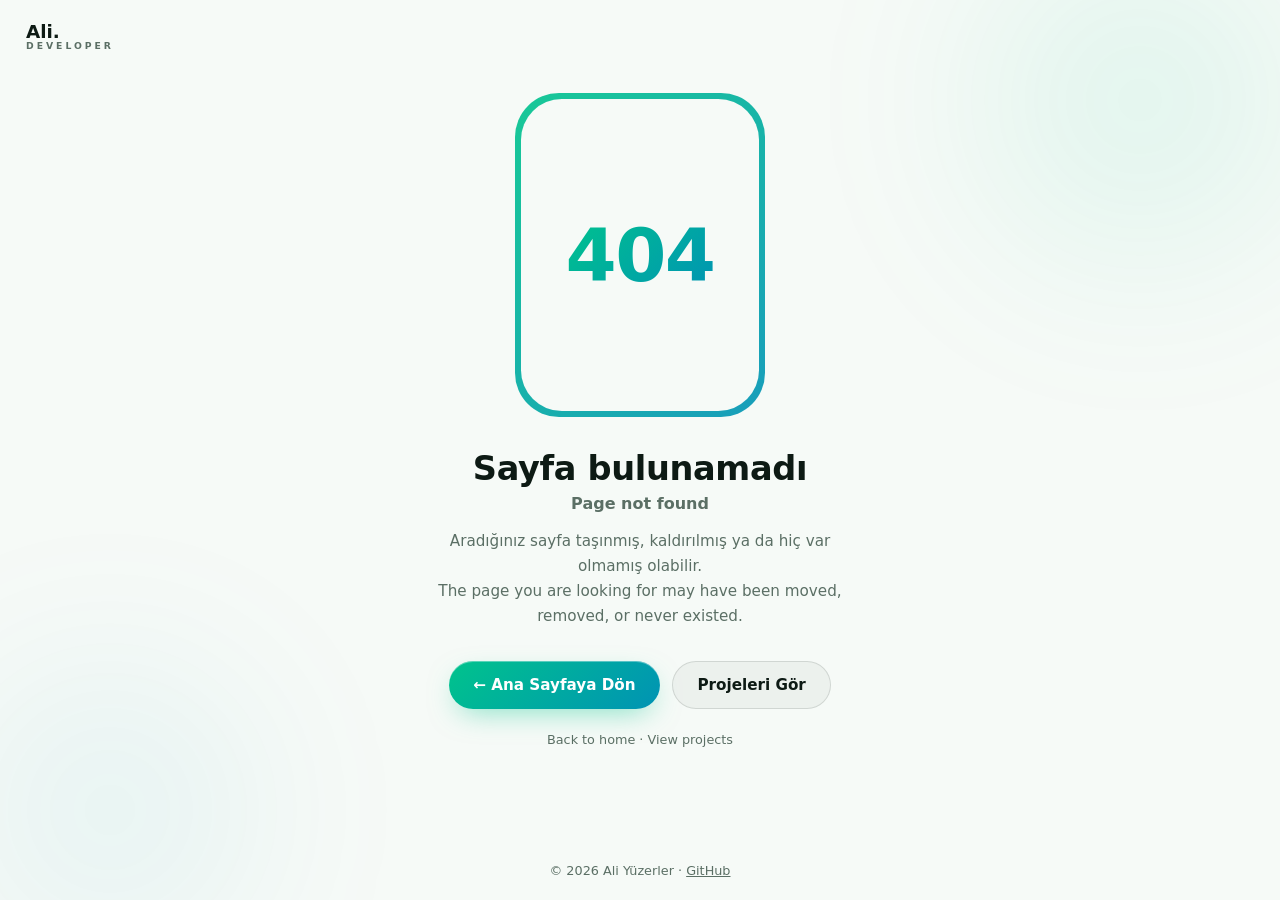
<file: 404/index.html>
<!DOCTYPE html>
<html lang="tr">
<head>
<meta charset="utf-8"/>
<meta name="viewport" content="width=device-width, initial-scale=1"/>
<title>Sayfa bulunamadı — Ali Yüzerler</title>
<meta name="robots" content="noindex"/>
<link rel="canonical" href="https://aliyuzerler.github.io/"/>
<link rel="icon" href="/favicon.ico" sizes="any"/>
<style>
*{margin:0;padding:0;box-sizing:border-box}
:root{--bg:#0a130e;--fg:#eef4ee;--muted:#9db3a8;--brand:#00c38c;--gb:#0093b4;--card:rgba(255,255,255,.05);--line:rgba(255,255,255,.12)}
@media (prefers-color-scheme:light){:root{--bg:#f6faf7;--fg:#0d1a14;--muted:#5b6f65;--card:rgba(13,26,20,.04);--line:rgba(13,26,20,.12)}}
html,body{height:100%}
body{background:var(--bg);color:var(--fg);font-family:Inter,system-ui,-apple-system,"Segoe UI",sans-serif;display:flex;flex-direction:column;min-height:100vh;position:relative;overflow-x:hidden}
body::before,body::after{content:"";position:fixed;border-radius:50%;filter:blur(90px);opacity:.35;pointer-events:none;z-index:0}
body::before{width:520px;height:520px;background:radial-gradient(circle,rgba(0,195,140,.35),transparent 65%);top:-160px;right:-120px}
body::after{width:460px;height:460px;background:radial-gradient(circle,rgba(0,147,180,.28),transparent 65%);bottom:-140px;left:-120px}
.wrap{position:relative;z-index:1;flex:1;display:flex;flex-direction:column;align-items:center;justify-content:center;text-align:center;padding:2.5rem 1.25rem;max-width:640px;margin:0 auto}
.logo{position:fixed;top:22px;left:26px;text-decoration:none;color:var(--fg);display:flex;flex-direction:column;line-height:1.05;z-index:2}
.logo b{font-size:1.15rem;font-weight:800}
.logo span{font-size:.58rem;letter-spacing:.32em;color:var(--muted);font-weight:600}
.oval{position:relative;width:clamp(180px,42vw,250px);aspect-ratio:3/4;max-height:36vh;display:flex;align-items:center;justify-content:center;margin-bottom:2rem}
.oval::before{content:"";position:absolute;inset:0;border-radius:2.75rem;background:linear-gradient(135deg,var(--brand),var(--gb));opacity:.9}
.oval::after{content:"";position:absolute;inset:6px;border-radius:2.55rem;background:var(--bg)}
.oval .code{position:relative;z-index:1;font-size:clamp(3.2rem,10vw,4.6rem);font-weight:800;background:linear-gradient(135deg,var(--brand),var(--gb));-webkit-background-clip:text;background-clip:text;color:transparent;letter-spacing:-.02em}
h1{font-size:clamp(1.5rem,4.5vw,2.1rem);font-weight:800;letter-spacing:-.01em;margin-bottom:.35rem}
.en{color:var(--muted);font-weight:600;margin-bottom:1rem}
.desc{color:var(--muted);font-size:.95rem;line-height:1.65;margin-bottom:2rem;max-width:26rem}
.actions{display:flex;gap:.8rem;flex-wrap:wrap;justify-content:center}
.btn-grad,.btn-ghost{display:inline-flex;align-items:center;gap:.5rem;height:48px;padding:0 1.5rem;border-radius:9999px;font-weight:700;font-size:.95rem;text-decoration:none;transition:transform .25s ease,box-shadow .25s ease,filter .25s ease}
.btn-grad{background-image:linear-gradient(135deg,var(--brand),var(--gb));color:#fff;box-shadow:0 10px 30px -10px rgba(0,195,140,.55),inset 0 1px 0 rgba(255,255,255,.35);position:relative;overflow:hidden}
.btn-grad::before{content:"";position:absolute;inset:0;background:linear-gradient(115deg,transparent 32%,rgba(255,255,255,.3) 50%,transparent 68%);transform:translateX(-130%);transition:transform .75s ease;pointer-events:none}
.btn-grad:hover{filter:brightness(1.07);transform:translateY(-1px)}
.btn-grad:hover::before{transform:translateX(130%)}
.btn-ghost{border:1px solid var(--line);color:var(--fg);background:var(--card)}
.btn-ghost:hover{border-color:var(--brand);color:var(--brand);transform:translateY(-1px)}
.btn-grad:focus-visible,.btn-ghost:focus-visible,.logo:focus-visible,footer a:focus-visible{outline:2px solid var(--brand);outline-offset:2px;border-radius:9999px}
.hint{margin-top:1.4rem;color:var(--muted);font-size:.8rem}
footer{position:relative;z-index:1;text-align:center;padding:1.4rem;color:var(--muted);font-size:.8rem}
footer a{color:var(--muted)}
footer a:hover{color:var(--brand)}
@media (max-width:480px){.oval{margin-bottom:1.4rem}.desc{margin-bottom:1.5rem}}
</style>
</head>
<body>
<a class="logo" href="/"><b>Ali.</b><span>DEVELOPER</span></a>
<main class="wrap">
 <div class="oval" aria-hidden="true"><p class="code">404</p></div>
 <h1>Sayfa bulunamadı</h1>
 <p class="en">Page not found</p>
 <p class="desc">Aradığınız sayfa taşınmış, kaldırılmış ya da hiç var olmamış olabilir.<br/>The page you are looking for may have been moved, removed, or never existed.</p>
 <div class="actions">
  <a class="btn-grad" href="/">← Ana Sayfaya Dön</a>
  <a class="btn-ghost" href="/#projects">Projeleri Gör</a>
 </div>
 <p class="hint">Back to home · View projects</p>
</main>
<footer>© 2026 Ali Yüzerler · <a href="https://github.com/aliyuzerler">GitHub</a></footer>
</body>
</html>
</file>
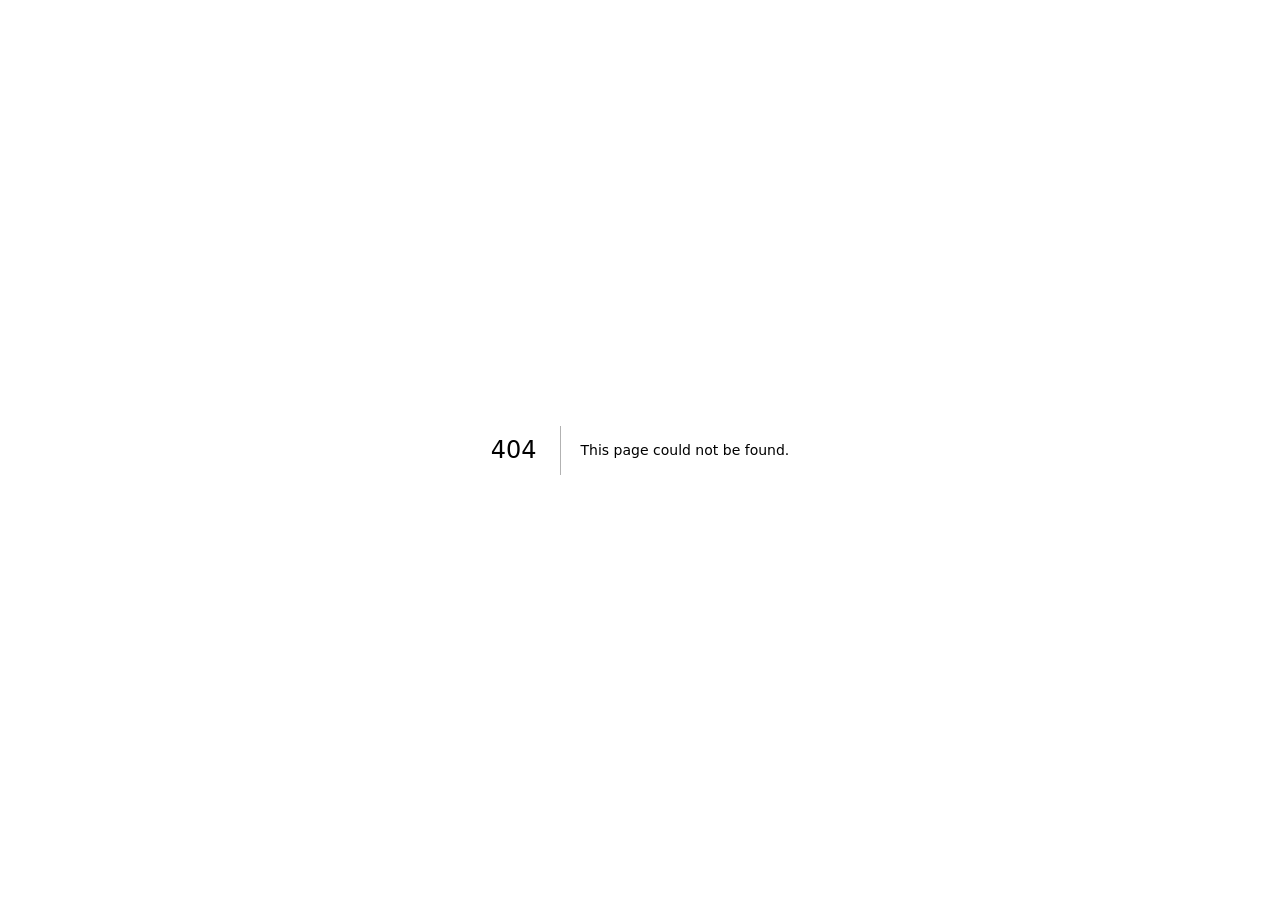
<file: _not-found/index.html>
<!DOCTYPE html><!--kpujtGZRLI9YNgHShO8Pp--><html lang="tr" class="dark"><head><meta charSet="utf-8"/><meta name="viewport" content="width=device-width, initial-scale=1"/><link rel="stylesheet" href="/_next/static/chunks/304b1d54b73d208a.css" data-precedence="next"/><link rel="stylesheet" href="/_next/static/chunks/59ac538747c08c2e.css" data-precedence="next"/><link rel="preload" as="script" fetchPriority="low" href="/_next/static/chunks/c39637bc9d8cb116.js"/><script src="/_next/static/chunks/771dedee3f5e1621.js" async=""></script><script src="/_next/static/chunks/773f7a8520c8c272.js" async=""></script><script src="/_next/static/chunks/turbopack-8cbf4378774fe5cc.js" async=""></script><script src="/_next/static/chunks/44ea02c45ad76008.js" async=""></script><script src="/_next/static/chunks/ec798b5d8baebee2.js" async=""></script><script src="/_next/static/chunks/2f236954d6a65e12.js" async=""></script><meta name="robots" content="noindex"/><meta name="next-size-adjust" content=""/><title>404: This page could not be found.</title><title>Ali Yüzerler — Mobile &amp; Web Developer</title><meta name="description" content="Ali Yüzerler — Mobil uygulama ve web sitesi geliştiricisi. iOS, Android ve modern web platformları için yüksek performanslı dijital ürünler tasarlar ve geliştirir."/><meta name="author" content="Ali Yüzerler"/><meta name="keywords" content="Ali Yüzerler,mobil uygulama geliştirici,web geliştirici,React Native,Next.js,Flutter,TypeScript,yazılım geliştirici,portfolio"/><meta name="robots" content="index, follow"/><meta property="og:title" content="Ali Yüzerler — Mobile &amp; Web Developer"/><meta property="og:description" content="Mobil uygulama ve web sitesi geliştiricisi. Yüksek performanslı dijital ürünler."/><meta property="og:locale" content="tr_TR"/><meta property="og:type" content="website"/><meta name="twitter:card" content="summary_large_image"/><meta name="twitter:title" content="Ali Yüzerler — Mobile &amp; Web Developer"/><meta name="twitter:description" content="Mobil uygulama ve web sitesi geliştiricisi. Yüksek performanslı dijital ürünler."/><script src="/_next/static/chunks/a6dad97d9634a72d.js" noModule=""></script></head><body class="inter_7b064e0d-module__MOT0tq__variable space_grotesk_4f9f433b-module__fJfFLG__variable geist_mono_1bf8cbf6-module__FlyLvG__variable antialiased bg-background text-foreground font-sans"><div hidden=""><!--$--><!--/$--></div><script>((a,b,c,d,e,f,g,h)=>{let i=document.documentElement,j=["light","dark"];function k(b){var c;(Array.isArray(a)?a:[a]).forEach(a=>{let c="class"===a,d=c&&f?e.map(a=>f[a]||a):e;c?(i.classList.remove(...d),i.classList.add(f&&f[b]?f[b]:b)):i.setAttribute(a,b)}),c=b,h&&j.includes(c)&&(i.style.colorScheme=c)}if(d)k(d);else try{let a=localStorage.getItem(b)||c,d=g&&"system"===a?window.matchMedia("(prefers-color-scheme: dark)").matches?"dark":"light":a;k(d)}catch(a){}})("class","theme","dark",null,["light","dark"],null,false,true)</script><div style="font-family:system-ui,&quot;Segoe UI&quot;,Roboto,Helvetica,Arial,sans-serif,&quot;Apple Color Emoji&quot;,&quot;Segoe UI Emoji&quot;;height:100vh;text-align:center;display:flex;flex-direction:column;align-items:center;justify-content:center"><div><style>body{color:#000;background:#fff;margin:0}.next-error-h1{border-right:1px solid rgba(0,0,0,.3)}@media (prefers-color-scheme:dark){body{color:#fff;background:#000}.next-error-h1{border-right:1px solid rgba(255,255,255,.3)}}</style><h1 class="next-error-h1" style="display:inline-block;margin:0 20px 0 0;padding:0 23px 0 0;font-size:24px;font-weight:500;vertical-align:top;line-height:49px">404</h1><div style="display:inline-block"><h2 style="font-size:14px;font-weight:400;line-height:49px;margin:0">This page could not be found.</h2></div></div></div><!--$--><!--/$--><div role="region" aria-label="Notifications (F8)" tabindex="-1" style="pointer-events:none"><ol tabindex="-1" class="fixed top-0 z-[100] flex max-h-screen w-full flex-col-reverse p-4 sm:bottom-0 sm:right-0 sm:top-auto sm:flex-col md:max-w-[420px]"></ol></div><script src="/_next/static/chunks/c39637bc9d8cb116.js" id="_R_" async=""></script><script>(self.__next_f=self.__next_f||[]).push([0])</script><script>self.__next_f.push([1,"1:\"$Sreact.fragment\"\n2:I[27423,[\"/_next/static/chunks/44ea02c45ad76008.js\",\"/_next/static/chunks/ec798b5d8baebee2.js\",\"/_next/static/chunks/2f236954d6a65e12.js\"],\"ThemeProvider\"]\n3:I[39756,[\"/_next/static/chunks/44ea02c45ad76008.js\",\"/_next/static/chunks/ec798b5d8baebee2.js\",\"/_next/static/chunks/2f236954d6a65e12.js\"],\"default\"]\n4:I[37457,[\"/_next/static/chunks/44ea02c45ad76008.js\",\"/_next/static/chunks/ec798b5d8baebee2.js\",\"/_next/static/chunks/2f236954d6a65e12.js\"],\"default\"]\n5:I[77855,[\"/_next/static/chunks/44ea02c45ad76008.js\",\"/_next/static/chunks/ec798b5d8baebee2.js\",\"/_next/static/chunks/2f236954d6a65e12.js\"],\"Toaster\"]\n6:I[97367,[\"/_next/static/chunks/44ea02c45ad76008.js\",\"/_next/static/chunks/ec798b5d8baebee2.js\",\"/_next/static/chunks/2f236954d6a65e12.js\"],\"OutletBoundary\"]\n7:\"$Sreact.suspense\"\n9:I[97367,[\"/_next/static/chunks/44ea02c45ad76008.js\",\"/_next/static/chunks/ec798b5d8baebee2.js\",\"/_next/static/chunks/2f236954d6a65e12.js\"],\"ViewportBoundary\"]\nb:I[97367,[\"/_next/static/chunks/44ea02c45ad76008.js\",\"/_next/static/chunks/ec798b5d8baebee2.js\",\"/_next/static/chunks/2f236954d6a65e12.js\"],\"MetadataBoundary\"]\nd:I[68027,[\"/_next/static/chunks/44ea02c45ad76008.js\",\"/_next/static/chunks/ec798b5d8baebee2.js\",\"/_next/static/chunks/2f236954d6a65e12.js\"],\"default\"]\n:HL[\"/_next/static/chunks/304b1d54b73d208a.css\",\"style\"]\n:HL[\"/_next/static/chunks/59ac538747c08c2e.css\",\"style\"]\n"])</script><script>self.__next_f.push([1,"0:{\"P\":null,\"b\":\"kpujtGZRLI9YNgHShO8Pp\",\"c\":[\"\",\"_not-found\",\"\"],\"q\":\"\",\"i\":false,\"f\":[[[\"\",{\"children\":[\"/_not-found\",{\"children\":[\"__PAGE__\",{}]}]},\"$undefined\",\"$undefined\",true],[[\"$\",\"$1\",\"c\",{\"children\":[[[\"$\",\"link\",\"0\",{\"rel\":\"stylesheet\",\"href\":\"/_next/static/chunks/304b1d54b73d208a.css\",\"precedence\":\"next\",\"crossOrigin\":\"$undefined\",\"nonce\":\"$undefined\"}],[\"$\",\"link\",\"1\",{\"rel\":\"stylesheet\",\"href\":\"/_next/static/chunks/59ac538747c08c2e.css\",\"precedence\":\"next\",\"crossOrigin\":\"$undefined\",\"nonce\":\"$undefined\"}],[\"$\",\"script\",\"script-0\",{\"src\":\"/_next/static/chunks/44ea02c45ad76008.js\",\"async\":true,\"nonce\":\"$undefined\"}],[\"$\",\"script\",\"script-1\",{\"src\":\"/_next/static/chunks/ec798b5d8baebee2.js\",\"async\":true,\"nonce\":\"$undefined\"}],[\"$\",\"script\",\"script-2\",{\"src\":\"/_next/static/chunks/2f236954d6a65e12.js\",\"async\":true,\"nonce\":\"$undefined\"}]],[\"$\",\"html\",null,{\"lang\":\"tr\",\"suppressHydrationWarning\":true,\"className\":\"dark\",\"children\":[\"$\",\"body\",null,{\"className\":\"inter_7b064e0d-module__MOT0tq__variable space_grotesk_4f9f433b-module__fJfFLG__variable geist_mono_1bf8cbf6-module__FlyLvG__variable antialiased bg-background text-foreground font-sans\",\"children\":[\"$\",\"$L2\",null,{\"attribute\":\"class\",\"defaultTheme\":\"dark\",\"enableSystem\":false,\"disableTransitionOnChange\":true,\"children\":[[\"$\",\"$L3\",null,{\"parallelRouterKey\":\"children\",\"error\":\"$undefined\",\"errorStyles\":\"$undefined\",\"errorScripts\":\"$undefined\",\"template\":[\"$\",\"$L4\",null,{}],\"templateStyles\":\"$undefined\",\"templateScripts\":\"$undefined\",\"notFound\":[[[\"$\",\"title\",null,{\"children\":\"404: This page could not be found.\"}],[\"$\",\"div\",null,{\"style\":{\"fontFamily\":\"system-ui,\\\"Segoe UI\\\",Roboto,Helvetica,Arial,sans-serif,\\\"Apple Color Emoji\\\",\\\"Segoe UI Emoji\\\"\",\"height\":\"100vh\",\"textAlign\":\"center\",\"display\":\"flex\",\"flexDirection\":\"column\",\"alignItems\":\"center\",\"justifyContent\":\"center\"},\"children\":[\"$\",\"div\",null,{\"children\":[[\"$\",\"style\",null,{\"dangerouslySetInnerHTML\":{\"__html\":\"body{color:#000;background:#fff;margin:0}.next-error-h1{border-right:1px solid rgba(0,0,0,.3)}@media (prefers-color-scheme:dark){body{color:#fff;background:#000}.next-error-h1{border-right:1px solid rgba(255,255,255,.3)}}\"}}],[\"$\",\"h1\",null,{\"className\":\"next-error-h1\",\"style\":{\"display\":\"inline-block\",\"margin\":\"0 20px 0 0\",\"padding\":\"0 23px 0 0\",\"fontSize\":24,\"fontWeight\":500,\"verticalAlign\":\"top\",\"lineHeight\":\"49px\"},\"children\":404}],[\"$\",\"div\",null,{\"style\":{\"display\":\"inline-block\"},\"children\":[\"$\",\"h2\",null,{\"style\":{\"fontSize\":14,\"fontWeight\":400,\"lineHeight\":\"49px\",\"margin\":0},\"children\":\"This page could not be found.\"}]}]]}]}]],[]],\"forbidden\":\"$undefined\",\"unauthorized\":\"$undefined\"}],[\"$\",\"$L5\",null,{}]]}]}]}]]}],{\"children\":[[\"$\",\"$1\",\"c\",{\"children\":[null,[\"$\",\"$L3\",null,{\"parallelRouterKey\":\"children\",\"error\":\"$undefined\",\"errorStyles\":\"$undefined\",\"errorScripts\":\"$undefined\",\"template\":[\"$\",\"$L4\",null,{}],\"templateStyles\":\"$undefined\",\"templateScripts\":\"$undefined\",\"notFound\":\"$undefined\",\"forbidden\":\"$undefined\",\"unauthorized\":\"$undefined\"}]]}],{\"children\":[[\"$\",\"$1\",\"c\",{\"children\":[[[\"$\",\"title\",null,{\"children\":\"404: This page could not be found.\"}],[\"$\",\"div\",null,{\"style\":\"$0:f:0:1:0:props:children:1:props:children:props:children:props:children:0:props:notFound:0:1:props:style\",\"children\":[\"$\",\"div\",null,{\"children\":[[\"$\",\"style\",null,{\"dangerouslySetInnerHTML\":{\"__html\":\"body{color:#000;background:#fff;margin:0}.next-error-h1{border-right:1px solid rgba(0,0,0,.3)}@media (prefers-color-scheme:dark){body{color:#fff;background:#000}.next-error-h1{border-right:1px solid rgba(255,255,255,.3)}}\"}}],[\"$\",\"h1\",null,{\"className\":\"next-error-h1\",\"style\":\"$0:f:0:1:0:props:children:1:props:children:props:children:props:children:0:props:notFound:0:1:props:children:props:children:1:props:style\",\"children\":404}],[\"$\",\"div\",null,{\"style\":\"$0:f:0:1:0:props:children:1:props:children:props:children:props:children:0:props:notFound:0:1:props:children:props:children:2:props:style\",\"children\":[\"$\",\"h2\",null,{\"style\":\"$0:f:0:1:0:props:children:1:props:children:props:children:props:children:0:props:notFound:0:1:props:children:props:children:2:props:children:props:style\",\"children\":\"This page could not be found.\"}]}]]}]}]],null,[\"$\",\"$L6\",null,{\"children\":[\"$\",\"$7\",null,{\"name\":\"Next.MetadataOutlet\",\"children\":\"$@8\"}]}]]}],{},null,false,false]},null,false,false]},null,false,false],[\"$\",\"$1\",\"h\",{\"children\":[[\"$\",\"meta\",null,{\"name\":\"robots\",\"content\":\"noindex\"}],[\"$\",\"$L9\",null,{\"children\":\"$La\"}],[\"$\",\"div\",null,{\"hidden\":true,\"children\":[\"$\",\"$Lb\",null,{\"children\":[\"$\",\"$7\",null,{\"name\":\"Next.Metadata\",\"children\":\"$Lc\"}]}]}],[\"$\",\"meta\",null,{\"name\":\"next-size-adjust\",\"content\":\"\"}]]}],false]],\"m\":\"$undefined\",\"G\":[\"$d\",\"$undefined\"],\"S\":true}\n"])</script><script>self.__next_f.push([1,"a:[[\"$\",\"meta\",\"0\",{\"charSet\":\"utf-8\"}],[\"$\",\"meta\",\"1\",{\"name\":\"viewport\",\"content\":\"width=device-width, initial-scale=1\"}]]\n"])</script><script>self.__next_f.push([1,"8:null\nc:[[\"$\",\"title\",\"0\",{\"children\":\"Ali Yüzerler — Mobile \u0026 Web Developer\"}],[\"$\",\"meta\",\"1\",{\"name\":\"description\",\"content\":\"Ali Yüzerler — Mobil uygulama ve web sitesi geliştiricisi. iOS, Android ve modern web platformları için yüksek performanslı dijital ürünler tasarlar ve geliştirir.\"}],[\"$\",\"meta\",\"2\",{\"name\":\"author\",\"content\":\"Ali Yüzerler\"}],[\"$\",\"meta\",\"3\",{\"name\":\"keywords\",\"content\":\"Ali Yüzerler,mobil uygulama geliştirici,web geliştirici,React Native,Next.js,Flutter,TypeScript,yazılım geliştirici,portfolio\"}],[\"$\",\"meta\",\"4\",{\"name\":\"robots\",\"content\":\"index, follow\"}],[\"$\",\"meta\",\"5\",{\"property\":\"og:title\",\"content\":\"Ali Yüzerler — Mobile \u0026 Web Developer\"}],[\"$\",\"meta\",\"6\",{\"property\":\"og:description\",\"content\":\"Mobil uygulama ve web sitesi geliştiricisi. Yüksek performanslı dijital ürünler.\"}],[\"$\",\"meta\",\"7\",{\"property\":\"og:locale\",\"content\":\"tr_TR\"}],[\"$\",\"meta\",\"8\",{\"property\":\"og:type\",\"content\":\"website\"}],[\"$\",\"meta\",\"9\",{\"name\":\"twitter:card\",\"content\":\"summary_large_image\"}],[\"$\",\"meta\",\"10\",{\"name\":\"twitter:title\",\"content\":\"Ali Yüzerler — Mobile \u0026 Web Developer\"}],[\"$\",\"meta\",\"11\",{\"name\":\"twitter:description\",\"content\":\"Mobil uygulama ve web sitesi geliştiricisi. Yüksek performanslı dijital ürünler.\"}]]\n"])</script></body></html>
</file>
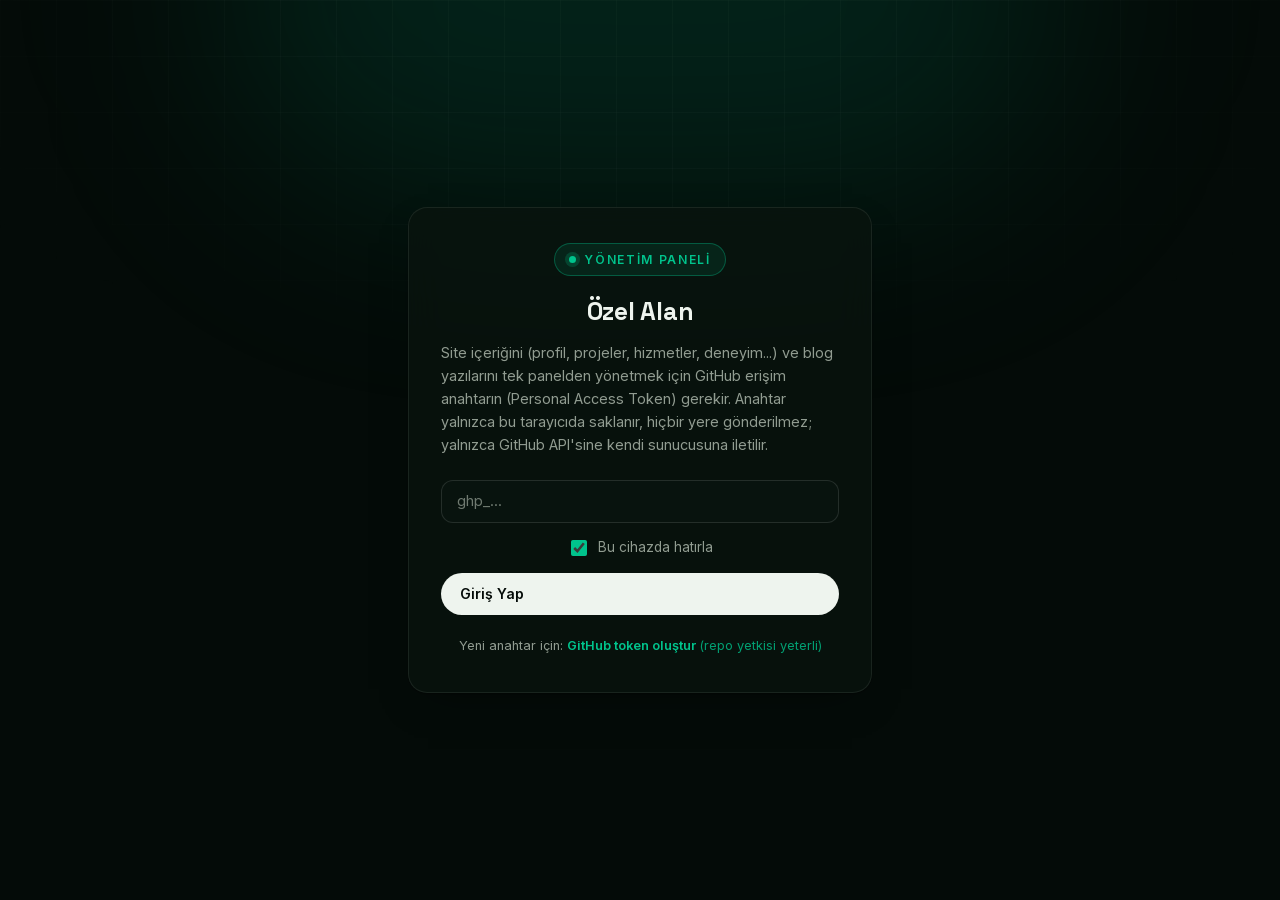
<file: admin/index.html>
<!DOCTYPE html>
<html lang="tr" class="dark">
<head>
<meta charset="utf-8"/>
<meta name="viewport" content="width=device-width, initial-scale=1"/>
<meta name="robots" content="noindex,nofollow"/>
<title>Yönetim Paneli — Ali Yüzerler</title>
<meta name="description" content="Site içeriği ve blog yönetim paneli (özel)."/>
<link rel="icon" href="/favicon.ico"/>
<link rel="stylesheet" href="/blog/app.css"/>
<link rel="stylesheet" href="./admin.css"/>
<script>
(function(){try{var t=localStorage.getItem("theme");if(t==="light"){document.documentElement.classList.remove("dark")}else{document.documentElement.classList.add("dark")}}catch(e){}})();
</script>
</head>
<body>
<div class="bg-deco" aria-hidden="true">
  <div class="bg-grid"></div>
  <div class="bg-glow"></div>
</div>

<!-- GİRİŞ EKRANI (token) -->
<section id="gate" class="gate" hidden>
  <div class="gate-card">
    <span class="badge"><span class="badge-dot"></span>Yönetim Paneli</span>
    <h1 class="gate-title">Özel Alan</h1>
    <p class="gate-text">
      Site içeriğini (profil, projeler, hizmetler, deneyim...) ve blog yazılarını tek panelden
      yönetmek için GitHub erişim anahtarın (Personal Access Token) gerekir. Anahtar yalnızca bu
      tarayıcıda saklanır, hiçbir yere gönderilmez; yalnızca GitHub API'sine kendi sunucusuna iletilir.
    </p>
    <form id="gateForm" class="gate-form">
      <input type="password" id="tokenInput" class="inp" placeholder="ghp_..." autocomplete="off" spellcheck="false" aria-label="GitHub token"/>
      <label class="chk">
        <input type="checkbox" id="rememberChk" checked/>
        <span>Bu cihazda hatırla</span>
      </label>
      <button type="submit" class="btn-primary" id="gateBtn">Giriş Yap</button>
    </form>
    <p class="gate-err" id="gateErr" hidden></p>
    <p class="gate-help">
      Yeni anahtar için:
      <a href="https://github.com/settings/tokens/new?scopes=repo&description=Blog%20Y%C3%B6netimi" target="_blank" rel="noopener noreferrer">GitHub token oluştur <em>(repo yetkisi yeterli)</em></a>
    </p>
  </div>
</section>

<!-- PANEL -->
<div id="panel" hidden>
  <header class="topbar-wrap">
    <nav class="topbar" aria-label="Panel menüsü">
      <a href="/admin/" class="brand">
        <span class="brand-logo"><img src="/profile.jpg" alt="AY"/><span class="brand-ring"></span></span>
        <span class="brand-text">
          <span class="brand-name">Yönetim<span class="brand-dot">.</span></span>
          <span class="brand-sub">Blog + Site</span>
        </span>
      </a>
      <div class="topbar-links" role="tablist" aria-label="Panel sekmeleri">
        <button type="button" class="topbar-link tab-btn is-active" id="tabSite" role="tab" aria-selected="true">Site İçeriği</button>
        <button type="button" class="topbar-link tab-btn" id="tabBlog" role="tab" aria-selected="false">Blog</button>
      </div>
      <div class="topbar-actions">
        <a href="/blog/" class="btn-cta" target="_blank" rel="noopener">Canlı Site
          <svg width="15" height="15" viewBox="0 0 24 24" fill="none" stroke="currentColor" stroke-width="2" stroke-linecap="round" stroke-linejoin="round" aria-hidden="true"><path d="M7 7h10v10"></path><path d="M7 17 17 7"></path></svg>
        </a>
        <button type="button" class="icon-btn" id="themeBtn" aria-label="Tema değiştir">
          <svg class="icon-moon" width="18" height="18" viewBox="0 0 24 24" fill="none" stroke="currentColor" stroke-width="2" stroke-linecap="round" stroke-linejoin="round" aria-hidden="true"><path d="M12 3a6 6 0 0 0 9 9 9 9 0 1 1-9-9Z"/></svg>
          <svg class="icon-sun" width="18" height="18" viewBox="0 0 24 24" fill="none" stroke="currentColor" stroke-width="2" stroke-linecap="round" stroke-linejoin="round" aria-hidden="true"><circle cx="12" cy="12" r="4"/><path d="M12 2v2"/><path d="M12 20v2"/><path d="m4.93 4.93 1.41 1.41"/><path d="m17.66 17.66 1.41 1.41"/><path d="M2 12h2"/><path d="M20 12h2"/><path d="m6.34 17.66-1.41 1.41"/><path d="m19.07 4.93-1.41 1.41"/></svg>
        </button>
        <button type="button" class="icon-btn" id="logoutBtn" title="Çıkış" aria-label="Çıkış">
          <svg width="17" height="17" viewBox="0 0 24 24" fill="none" stroke="currentColor" stroke-width="2" stroke-linecap="round" stroke-linejoin="round" aria-hidden="true"><path d="M9 21H5a2 2 0 0 1-2-2V5a2 2 0 0 1 2-2h4"/><polyline points="16 17 21 12 16 7"/><line x1="21" x2="9" y1="12" y2="12"/></svg>
        </button>
      </div>
    </nav>
  </header>

  <main class="panel-main">
    <!-- DURUM ÇUBUĞU -->
    <div class="status-row">
      <span class="status-msg" id="statusMsg"></span>
      <span class="status-right" id="fileMeta"></span>
    </div>

    <!-- SİTE İÇERİĞİ SEKMESİ -->
    <section id="viewSite" class="view">
      <div class="site-head">
        <h2 class="sec-title" id="siteTitle">Site İçeriği</h2>
      </div>
      <p class="site-hint" id="siteHint"></p>
      <div class="site-rail" id="siteRail"></div>
      <div id="siteBody"></div>
    </section>

    <!-- BLOG SEKMESİ -->
    <div id="blogWrap" hidden>
      <div class="subtabs" role="tablist" aria-label="Blog alt sekmeleri">
        <button type="button" class="subtab is-active" id="tabList" role="tab" aria-selected="true">Yazılar</button>
        <button type="button" class="subtab" id="tabEditor" role="tab" aria-selected="false">Düzenleyici</button>
      </div>

      <!-- YAZILAR -->
      <section id="viewList" class="view">
      <div class="stats-row" id="statsRow"></div>
      <div class="list-bar">
        <h2 class="sec-title">Blog Yazıları</h2>
        <button type="button" class="btn-primary" id="newBtn">
          <svg width="15" height="15" viewBox="0 0 24 24" fill="none" stroke="currentColor" stroke-width="2.4" stroke-linecap="round" aria-hidden="true"><path d="M5 12h14"/><path d="M12 5v14"/></svg>
          Yeni Yazı
        </button>
      </div>
      <div class="post-list" id="postList"></div>
    </section>

      <!-- DÜZENLEYİCİ -->
      <section id="viewEditor" class="view" hidden>
      <div class="ed-head">
        <h2 class="sec-title" id="edTitle">Yeni Yazı</h2>
        <div class="ed-actions">
          <button type="button" class="btn-ghost" id="previewBtn">Önizleme</button>
          <button type="button" class="btn-ghost" id="cancelBtn">İptal</button>
          <button type="button" class="btn-primary" id="saveBtn">
            <svg width="15" height="15" viewBox="0 0 24 24" fill="none" stroke="currentColor" stroke-width="2.2" stroke-linecap="round" stroke-linejoin="round" aria-hidden="true"><path d="M19 21H5a2 2 0 0 1-2-2V5a2 2 0 0 1 2-2h11l5 5v11a2 2 0 0 1-2 2z"/><polyline points="17 21 17 13 7 13 7 21"/><polyline points="7 3 7 8 15 8"/></svg>
            GitHub'a Kaydet
          </button>
        </div>
      </div>

      <form id="edForm" class="ed-form" onsubmit="return false">
        <div class="ed-grid">
          <label class="fld fld-wide">
            <span>Başlık <em>*</em></span>
            <input type="text" id="fTitle" class="inp" placeholder="Yazı başlığı" maxlength="160"/>
          </label>
          <label class="fld">
            <span>Kısa Ad (slug) <em>*</em></span>
            <div class="slug-row">
              <input type="text" id="fSlug" class="inp" placeholder="blog-yazisi-basligi" spellcheck="false"/>
              <button type="button" class="btn-ghost btn-sm" id="slugBtn" title="Başlıktan üret">Oluştur</button>
            </div>
          </label>
          <label class="fld">
            <span>Kategori <em>*</em></span>
            <select id="fCat" class="inp">
              <option value="ekonomi">Ekonomi</option>
              <option value="borsa">Borsa</option>
              <option value="yapay-zeka">Yapay Zeka</option>
              <option value="kisisel-gelisim">Kişisel Gelişim</option>
              <option value="gundem">Gündem</option>
            </select>
          </label>
          <label class="fld fld-wide">
            <span>Etiketler <small>(virgülle ayır)</small></span>
            <input type="text" id="fTags" class="inp" placeholder="enflasyon, faiz, tcmb"/>
          </label>
          <label class="fld fld-wide">
            <span>Özet</span>
            <textarea id="fExcerpt" class="inp" rows="2" placeholder="Kartlarda görünecek kısa özet (boş bırakılırsa içeriğin ilk cümleleri kullanılır)" maxlength="400"></textarea>
          </label>
          <div class="fld fld-wide">
            <span>İçerik (Markdown) <em>*</em></span>
            <div class="md-tools">
              <button type="button" class="md-tool" data-md="h2" title="Başlık">H2</button>
              <button type="button" class="md-tool" data-md="h3" title="Alt başlık">H3</button>
              <button type="button" class="md-tool" data-md="b" title="Kalın">B</button>
              <button type="button" class="md-tool" data-md="i" title="İtalik">I</button>
              <button type="button" class="md-tool" data-md="link" title="Bağlantı">Link</button>
              <button type="button" class="md-tool" data-md="quote" title="Alıntı">Alıntı</button>
              <button type="button" class="md-tool" data-md="code" title="Kod">Kod</button>
              <button type="button" class="md-tool" data-md="list" title="Liste">Liste</button>
            </div>
            <textarea id="fContent" class="inp ta-code" rows="16" placeholder="# Başlık&#10;&#10;Yazı buraya... **kalın**, *italik*, `kod`, [bağlantı](https://...)"></textarea>
          </div>
          <div class="fld fld-wide" id="previewWrap" hidden>
            <span>Önizleme</span>
            <div class="prev-box" id="previewBox"></div>
          </div>
          <label class="chk chk-wide">
            <input type="checkbox" id="fPublished" checked/>
            <span>Yayında (işaretsizse taslak olarak kaydedilir)</span>
          </label>
        </div>
      </form>
      </section>
    </div>
  </main>

  <footer class="foot">
    <div class="container foot-inner">
      <p class="foot-copy">© 2026 Ali Yüzerler — Yönetim Paneli</p>
      <p class="foot-copy" id="verInfo">ALIBLOG v2 — Blog + Site</p>
    </div>
  </footer>
</div>

<div id="toast" class="toast" hidden></div>
<script src="./admin.js"></script>
<script src="./site.js"></script>
</body>
</html>
</file>
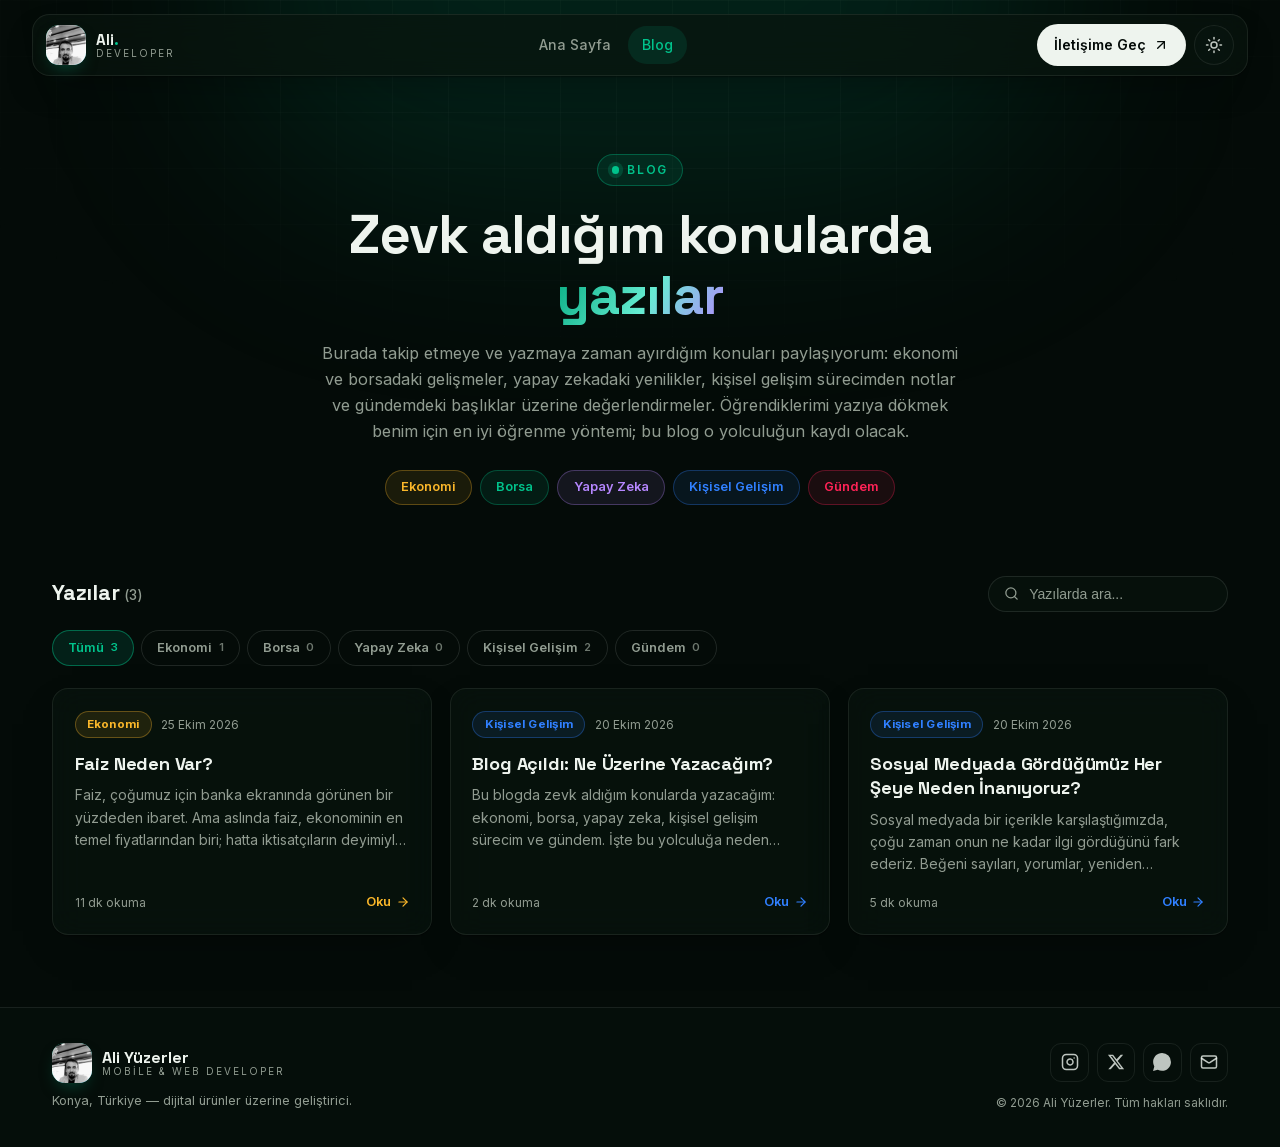
<file: blog/index.html>
<!DOCTYPE html>
<html lang="tr" class="dark">
<head>
<meta charset="utf-8"/>
<meta name="viewport" content="width=device-width, initial-scale=1"/>

<meta name="google-site-verification" content="y9JfX2VB4KIO0WA5H_SpLAju77T3WZ0NbKK9CSaXoxA" />

<title>Blog — Ali Yüzerler</title>
<meta name="description" content="Zevk aldığım konularda yazılar: ekonomi, borsa, yapay zeka, kişisel gelişim sürecim ve gündem üzerine notlar ve değerlendirmeler."/>
<meta property="og:title" content="Blog — Ali Yüzerler"/>
<meta property="og:description" content="Ekonomi, borsa, yapay zeka, kişisel gelişim ve gündem üzerine yazılar."/>
<meta property="og:type" content="website"/>
<meta property="og:url" content="https://aliyuzerler.github.io/blog/"/>
<meta property="og:image" content="https://aliyuzerler.github.io/og-image.jpg"/>
<link rel="icon" href="/favicon.ico"/>
<link rel="canonical" href="https://aliyuzerler.github.io/blog/"/>
<link rel="preload" href="/_next/static/media/83afe278b6a6bb3c-s.p.3a6ba036.woff2" as="font" type="font/woff2" crossorigin/>
<link rel="preload" href="/_next/static/media/0c89a48fa5027cee-s.p.4564287c.woff2" as="font" type="font/woff2" crossorigin/>
<link rel="stylesheet" href="./app.css"/>
<script>
/* Ana siteyle ayni tema anahtari (next-themes "theme") — FOUC engelle */
(function(){try{var t=localStorage.getItem("theme");if(t==="light"){document.documentElement.classList.remove("dark")}else{document.documentElement.classList.add("dark")}}catch(e){}})();
</script>
</head>
<body>
<div class="bg-deco" aria-hidden="true">
  <div class="bg-grid"></div>
  <div class="bg-glow"></div>
</div>

<a class="skip" href="#icerik">İçeriğe geç</a>

<!-- ÜST BAR -->
<header class="topbar-wrap">
  <nav class="topbar" aria-label="Blog menüsü">
    <a href="/" class="brand">
      <span class="brand-logo"><img src="/profile.jpg" alt="Ali Yüzerler"/><span class="brand-ring"></span></span>
      <span class="brand-text">
        <span class="brand-name">Ali<span class="brand-dot">.</span></span>
        <span class="brand-sub">Developer</span>
      </span>
    </a>
    <div class="topbar-links">
      <a href="/" class="topbar-link">Ana Sayfa</a>
      <a href="#/" class="topbar-link is-active" data-route-home>Blog</a>
    </div>
    <div class="topbar-actions">
      <a href="/#contact" class="btn-cta">İletişime Geç
        <svg width="16" height="16" viewBox="0 0 24 24" fill="none" stroke="currentColor" stroke-width="2" stroke-linecap="round" stroke-linejoin="round" aria-hidden="true"><path d="M7 7h10v10"></path><path d="M7 17 17 7"></path></svg>
      </a>
      <button type="button" class="icon-btn" id="themeBtn" aria-label="Tema değiştir">
        <svg class="icon-moon" width="18" height="18" viewBox="0 0 24 24" fill="none" stroke="currentColor" stroke-width="2" stroke-linecap="round" stroke-linejoin="round" aria-hidden="true"><path d="M12 3a6 6 0 0 0 9 9 9 9 0 1 1-9-9Z"/><path d="M20 3v4"/><path d="M22 5h-4"/></svg>
        <svg class="icon-sun" width="18" height="18" viewBox="0 0 24 24" fill="none" stroke="currentColor" stroke-width="2" stroke-linecap="round" stroke-linejoin="round" aria-hidden="true"><circle cx="12" cy="12" r="4"/><path d="M12 2v2"/><path d="M12 20v2"/><path d="m4.93 4.93 1.41 1.41"/><path d="m17.66 17.66 1.41 1.41"/><path d="M2 12h2"/><path d="M20 12h2"/><path d="m6.34 17.66-1.41 1.41"/><path d="m19.07 4.93-1.41 1.41"/></svg>
      </button>
    </div>
  </nav>
</header>

<main id="icerik">
  <!-- PROGRESS BAR (yazi görünümü) -->
  <div class="progress" id="progress" hidden><div class="progress-bar" id="progressBar"></div></div>

  <!-- ANA SAYFA GÖRÜNÜMÜ -->
  <section id="view-home">
    <div class="hero">
      <div class="container">
        <span class="badge"><span class="badge-dot"></span>Blog</span>
        <h1 class="hero-title">Zevk aldığım konularda <span class="grad-text">yazılar</span></h1>
        <p class="hero-text">
          Burada takip etmeye ve yazmaya zaman ayırdığım konuları paylaşıyorum: ekonomi ve borsadaki
          gelişmeler, yapay zekadaki yenilikler, kişisel gelişim sürecimden notlar ve gündemdeki
          başlıklar üzerine değerlendirmeler. Öğrendiklerimi yazıya dökmek benim için en iyi öğrenme
          yöntemi; bu blog o yolculuğun kaydı olacak.
        </p>
        <div class="hero-topics" aria-label="Konu başlıkları">
          <span class="topic-chip t-ekonomi">Ekonomi</span>
          <span class="topic-chip t-borsa">Borsa</span>
          <span class="topic-chip t-yapay-zeka">Yapay Zeka</span>
          <span class="topic-chip t-kisisel-gelisim">Kişisel Gelişim</span>
          <span class="topic-chip t-gundem">Gündem</span>
        </div>
      </div>
    </div>

    <div class="container list-wrap">
      <div class="list-head">
        <h2 class="list-title">Yazılar <span class="list-count" id="postCount"></span></h2>
        <label class="search-box">
          <svg width="15" height="15" viewBox="0 0 24 24" fill="none" stroke="currentColor" stroke-width="2" stroke-linecap="round" stroke-linejoin="round" aria-hidden="true"><circle cx="11" cy="11" r="8"/><path d="m21 21-4.3-4.3"/></svg>
          <input type="search" id="searchInput" placeholder="Yazılarda ara..." autocomplete="off" aria-label="Yazılarda ara"/>
        </label>
      </div>
      <div class="filter-row" id="filterRow" role="group" aria-label="Kategori filtresi"></div>
      <div class="cards" id="cards"></div>
      <div class="empty" id="emptyState" hidden></div>
    </div>
  </section>

  <!-- YAZI GÖRÜNÜMÜ -->
  <section id="view-post" hidden>
    <div class="container post-wrap">
      <a href="#/" class="back-link">
        <svg width="15" height="15" viewBox="0 0 24 24" fill="none" stroke="currentColor" stroke-width="2" stroke-linecap="round" stroke-linejoin="round" aria-hidden="true"><path d="m12 19-7-7 7-7"/><path d="M19 12H5"/></svg>
        Tüm Yazılar
      </a>
      <article id="postArticle" class="post-article"></article>
      <section id="relatedSection" class="related" hidden>
        <h2 class="related-title">Benzer Yazılar</h2>
        <div class="cards cards-tight" id="relatedCards"></div>
      </section>
    </div>
  </section>

  <section id="view-404" hidden>
    <div class="container nf">
      <h1 class="nf-title">404</h1>
      <p class="nf-text">Aradığın yazı bulunamadı ya da kaldırılmış olabilir.</p>
      <a href="#/" class="btn-cta">Bloga Dön</a>
    </div>
  </section>
</main>

<!-- ALT BÖLÜM -->
<footer class="foot">
  <div class="container foot-inner">
    <div class="foot-left">
      <a href="/" class="brand">
        <span class="brand-logo"><img src="/profile.jpg" alt="Ali Yüzerler"/></span>
        <span class="brand-text">
          <span class="brand-name-sm">Ali Yüzerler</span>
          <span class="brand-sub">Mobile &amp; Web Developer</span>
        </span>
      </a>
      <p class="foot-desc">Konya, Türkiye — dijital ürünler üzerine geliştirici.</p>
    </div>
    <div class="foot-right">
      <div class="foot-social">
        <a href="https://www.instagram.com/aliyuzerler" target="_blank" rel="noopener noreferrer" aria-label="Instagram" class="social-btn">
          <svg width="18" height="18" viewBox="0 0 24 24" fill="none" stroke="currentColor" stroke-width="2" stroke-linecap="round" stroke-linejoin="round" aria-hidden="true"><rect width="20" height="20" x="2" y="2" rx="5" ry="5"/><path d="M16 11.37A4 4 0 1 1 12.63 8 4 4 0 0 1 16 11.37z"/><line x1="17.5" x2="17.51" y1="6.5" y2="6.5"/></svg>
        </a>
        <a href="https://x.com/Yzerler" target="_blank" rel="noopener noreferrer" aria-label="X" class="social-btn">
          <svg width="18" height="18" viewBox="0 0 24 24" fill="currentColor" aria-hidden="true"><path d="M18.244 2.25h3.308l-7.227 8.26 8.502 11.24H16.17l-5.214-6.817L4.99 21.75H1.68l7.73-8.835L1.254 2.25H8.08l4.713 6.231zm-1.161 17.52h1.833L7.084 4.126H5.117z"/></svg>
        </a>
        <a href="https://wa.me/905530282303" target="_blank" rel="noopener noreferrer" aria-label="WhatsApp" class="social-btn">
          <svg width="18" height="18" viewBox="0 0 24 24" fill="currentColor" aria-hidden="true"><path d="M.057 24l1.687-6.163a11.867 11.867 0 0 1-1.587-5.946C.16 5.335 5.495 0 12.05 0a11.817 11.817 0 0 1 8.413 3.488 11.824 11.824 0 0 1 3.48 8.414c-.003 6.557-5.338 11.892-11.893 11.892a11.9 11.9 0 0 1-5.688-1.448L.057 24z"/></svg>
        </a>
        <a href="mailto:yuzerler042@gmail.com" aria-label="E-posta" class="social-btn">
          <svg width="18" height="18" viewBox="0 0 24 24" fill="none" stroke="currentColor" stroke-width="2" stroke-linecap="round" stroke-linejoin="round" aria-hidden="true"><rect width="20" height="16" x="2" y="4" rx="2"/><path d="m22 7-8.97 5.7a1.94 1.94 0 0 1-2.06 0L2 7"/></svg>
        </a>
      </div>
      <p class="foot-copy">© 2026 Ali Yüzerler. Tüm hakları saklıdır.</p>
    </div>
  </div>
</footer>

<script src="./app.js"></script>
</body>
</html>
</file>
<file: _next/static/chunks/304b1d54b73d208a.css>
@font-face{font-family:Inter;font-style:normal;font-weight:100 900;font-display:swap;src:url(../media/2c55a0e60120577a-s.2a48534a.woff2)format("woff2");unicode-range:U+460-52F,U+1C80-1C8A,U+20B4,U+2DE0-2DFF,U+A640-A69F,U+FE2E-FE2F}@font-face{font-family:Inter;font-style:normal;font-weight:100 900;font-display:swap;src:url(../media/9c72aa0f40e4eef8-s.18a48cbc.woff2)format("woff2");unicode-range:U+301,U+400-45F,U+490-491,U+4B0-4B1,U+2116}@font-face{font-family:Inter;font-style:normal;font-weight:100 900;font-display:swap;src:url(../media/ad66f9afd8947f86-s.7a40eb73.woff2)format("woff2");unicode-range:U+1F??}@font-face{font-family:Inter;font-style:normal;font-weight:100 900;font-display:swap;src:url(../media/5476f68d60460930-s.c995e352.woff2)format("woff2");unicode-range:U+370-377,U+37A-37F,U+384-38A,U+38C,U+38E-3A1,U+3A3-3FF}@font-face{font-family:Inter;font-style:normal;font-weight:100 900;font-display:swap;src:url(../media/2bbe8d2671613f1f-s.76dcb0b2.woff2)format("woff2");unicode-range:U+102-103,U+110-111,U+128-129,U+168-169,U+1A0-1A1,U+1AF-1B0,U+300-301,U+303-304,U+308-309,U+323,U+329,U+1EA0-1EF9,U+20AB}@font-face{font-family:Inter;font-style:normal;font-weight:100 900;font-display:swap;src:url(../media/1bffadaabf893a1e-s.7cd81963.woff2)format("woff2");unicode-range:U+100-2BA,U+2BD-2C5,U+2C7-2CC,U+2CE-2D7,U+2DD-2FF,U+304,U+308,U+329,U+1D00-1DBF,U+1E00-1E9F,U+1EF2-1EFF,U+2020,U+20A0-20AB,U+20AD-20C0,U+2113,U+2C60-2C7F,U+A720-A7FF}@font-face{font-family:Inter;font-style:normal;font-weight:100 900;font-display:swap;src:url(../media/83afe278b6a6bb3c-s.p.3a6ba036.woff2)format("woff2");unicode-range:U+??,U+131,U+152-153,U+2BB-2BC,U+2C6,U+2DA,U+2DC,U+304,U+308,U+329,U+2000-206F,U+20AC,U+2122,U+2191,U+2193,U+2212,U+2215,U+FEFF,U+FFFD}@font-face{font-family:Inter Fallback;src:local(Arial);ascent-override:90.44%;descent-override:22.52%;line-gap-override:0.0%;size-adjust:107.12%}.inter_7b064e0d-module__MOT0tq__className{font-family:Inter,Inter Fallback;font-style:normal}.inter_7b064e0d-module__MOT0tq__variable{--font-inter:"Inter","Inter Fallback"}
@font-face{font-family:Space Grotesk;font-style:normal;font-weight:300 700;font-display:swap;src:url(../media/32687112bd2dd8db-s.cfdd66c2.woff2)format("woff2");unicode-range:U+102-103,U+110-111,U+128-129,U+168-169,U+1A0-1A1,U+1AF-1B0,U+300-301,U+303-304,U+308-309,U+323,U+329,U+1EA0-1EF9,U+20AB}@font-face{font-family:Space Grotesk;font-style:normal;font-weight:300 700;font-display:swap;src:url(../media/28868e710e86be81-s.c30238d4.woff2)format("woff2");unicode-range:U+100-2BA,U+2BD-2C5,U+2C7-2CC,U+2CE-2D7,U+2DD-2FF,U+304,U+308,U+329,U+1D00-1DBF,U+1E00-1E9F,U+1EF2-1EFF,U+2020,U+20A0-20AB,U+20AD-20C0,U+2113,U+2C60-2C7F,U+A720-A7FF}@font-face{font-family:Space Grotesk;font-style:normal;font-weight:300 700;font-display:swap;src:url(../media/0c89a48fa5027cee-s.p.4564287c.woff2)format("woff2");unicode-range:U+??,U+131,U+152-153,U+2BB-2BC,U+2C6,U+2DA,U+2DC,U+304,U+308,U+329,U+2000-206F,U+20AC,U+2122,U+2191,U+2193,U+2212,U+2215,U+FEFF,U+FFFD}@font-face{font-family:Space Grotesk Fallback;src:local(Arial);ascent-override:89.71%;descent-override:26.62%;line-gap-override:0.0%;size-adjust:109.69%}.space_grotesk_4f9f433b-module__fJfFLG__className{font-family:Space Grotesk,Space Grotesk Fallback;font-style:normal}.space_grotesk_4f9f433b-module__fJfFLG__variable{--font-space-grotesk:"Space Grotesk","Space Grotesk Fallback"}
@font-face{font-family:Geist Mono;font-style:normal;font-weight:100 900;font-display:swap;src:url(../media/5ce348bf30bf5439-s.56c1f21e.woff2)format("woff2");unicode-range:U+460-52F,U+1C80-1C8A,U+20B4,U+2DE0-2DFF,U+A640-A69F,U+FE2E-FE2F}@font-face{font-family:Geist Mono;font-style:normal;font-weight:100 900;font-display:swap;src:url(../media/4fa387ec64143e14-s.3b336396.woff2)format("woff2");unicode-range:U+301,U+400-45F,U+490-491,U+4B0-4B1,U+2116}@font-face{font-family:Geist Mono;font-style:normal;font-weight:100 900;font-display:swap;src:url(../media/6306c77e7c8268e4-s.e3369375.woff2)format("woff2");unicode-range:U+2000-2001,U+2004-2008,U+200A,U+23B8-23BD,U+2500-259F}@font-face{font-family:Geist Mono;font-style:normal;font-weight:100 900;font-display:swap;src:url(../media/7d817b4c03b0c5f1-s.a40b9a8b.woff2)format("woff2");unicode-range:U+102-103,U+110-111,U+128-129,U+168-169,U+1A0-1A1,U+1AF-1B0,U+300-301,U+303-304,U+308-309,U+323,U+329,U+1EA0-1EF9,U+20AB}@font-face{font-family:Geist Mono;font-style:normal;font-weight:100 900;font-display:swap;src:url(../media/bbc41e54d2fcbd21-s.fe42ddf4.woff2)format("woff2");unicode-range:U+100-2BA,U+2BD-2C5,U+2C7-2CC,U+2CE-2D7,U+2DD-2FF,U+304,U+308,U+329,U+1D00-1DBF,U+1E00-1E9F,U+1EF2-1EFF,U+2020,U+20A0-20AB,U+20AD-20C0,U+2113,U+2C60-2C7F,U+A720-A7FF}@font-face{font-family:Geist Mono;font-style:normal;font-weight:100 900;font-display:swap;src:url(../media/797e433ab948586e-s.p.29207c2f.woff2)format("woff2");unicode-range:U+??,U+131,U+152-153,U+2BB-2BC,U+2C6,U+2DA,U+2DC,U+304,U+308,U+329,U+2000-206F,U+20AC,U+2122,U+2191,U+2193,U+2212,U+2215,U+FEFF,U+FFFD}@font-face{font-family:Geist Mono Fallback;src:local(Arial);ascent-override:74.67%;descent-override:21.92%;line-gap-override:0.0%;size-adjust:134.59%}.geist_mono_1bf8cbf6-module__FlyLvG__className{font-family:Geist Mono,Geist Mono Fallback;font-style:normal}.geist_mono_1bf8cbf6-module__FlyLvG__variable{--font-geist-mono:"Geist Mono","Geist Mono Fallback"}
</file>
<file: _next/static/chunks/59ac538747c08c2e.css>
@layer properties{@supports (((-webkit-hyphens:none)) and (not (margin-trim:inline))) or ((-moz-orient:inline) and (not (color:rgb(from red r g b)))){*,:before,:after,::backdrop{--tw-translate-x:0;--tw-translate-y:0;--tw-translate-z:0;--tw-rotate-x:initial;--tw-rotate-y:initial;--tw-rotate-z:initial;--tw-skew-x:initial;--tw-skew-y:initial;--tw-space-y-reverse:0;--tw-space-x-reverse:0;--tw-border-style:solid;--tw-gradient-position:initial;--tw-gradient-from:#0000;--tw-gradient-via:#0000;--tw-gradient-to:#0000;--tw-gradient-stops:initial;--tw-gradient-via-stops:initial;--tw-gradient-from-position:0%;--tw-gradient-via-position:50%;--tw-gradient-to-position:100%;--tw-leading:initial;--tw-font-weight:initial;--tw-tracking:initial;--tw-ordinal:initial;--tw-slashed-zero:initial;--tw-numeric-figure:initial;--tw-numeric-spacing:initial;--tw-numeric-fraction:initial;--tw-shadow:0 0 #0000;--tw-shadow-color:initial;--tw-shadow-alpha:100%;--tw-inset-shadow:0 0 #0000;--tw-inset-shadow-color:initial;--tw-inset-shadow-alpha:100%;--tw-ring-color:initial;--tw-ring-shadow:0 0 #0000;--tw-inset-ring-color:initial;--tw-inset-ring-shadow:0 0 #0000;--tw-ring-inset:initial;--tw-ring-offset-width:0px;--tw-ring-offset-color:#fff;--tw-ring-offset-shadow:0 0 #0000;--tw-outline-style:solid;--tw-blur:initial;--tw-brightness:initial;--tw-contrast:initial;--tw-grayscale:initial;--tw-hue-rotate:initial;--tw-invert:initial;--tw-opacity:initial;--tw-saturate:initial;--tw-sepia:initial;--tw-drop-shadow:initial;--tw-drop-shadow-color:initial;--tw-drop-shadow-alpha:100%;--tw-drop-shadow-size:initial;--tw-backdrop-blur:initial;--tw-backdrop-brightness:initial;--tw-backdrop-contrast:initial;--tw-backdrop-grayscale:initial;--tw-backdrop-hue-rotate:initial;--tw-backdrop-invert:initial;--tw-backdrop-opacity:initial;--tw-backdrop-saturate:initial;--tw-backdrop-sepia:initial;--tw-duration:initial;--tw-ease:initial;--tw-scale-x:1;--tw-scale-y:1;--tw-scale-z:1;--tw-content:"";--tw-animation-delay:0s;--tw-animation-direction:normal;--tw-animation-duration:initial;--tw-animation-fill-mode:none;--tw-animation-iteration-count:1;--tw-enter-blur:0;--tw-enter-opacity:1;--tw-enter-rotate:0;--tw-enter-scale:1;--tw-enter-translate-x:0;--tw-enter-translate-y:0;--tw-exit-blur:0;--tw-exit-opacity:1;--tw-exit-rotate:0;--tw-exit-scale:1;--tw-exit-translate-x:0;--tw-exit-translate-y:0}}}@layer theme{:root,:host{--color-red-50:#fef2f2;--color-red-100:#ffe2e2;--color-red-300:#ffa3a3;--color-red-400:#ff6568;--color-red-600:#e40014;--color-red-800:#9f0712;--color-yellow-400:#fac800;--color-green-100:#dcfce7;--color-green-400:#05df72;--color-green-800:#016630;--color-emerald-400:#00d294;--color-emerald-500:#00bb7f;--color-emerald-600:#009767;--color-blue-500:#3080ff;--color-blue-600:#155dfc;--color-rose-500:#ff2357;--color-gray-500:#6a7282;--color-gray-700:#364153;--color-gray-900:#101828;--color-black:#000;--color-white:#fff;--spacing:.25rem;--container-sm:24rem;--container-md:28rem;--container-lg:32rem;--container-xl:36rem;--container-2xl:42rem;--container-3xl:48rem;--container-4xl:56rem;--container-5xl:64rem;--container-7xl:80rem;--text-xs:.75rem;--text-xs--line-height:calc(1/.75);--text-sm:.875rem;--text-sm--line-height:calc(1.25/.875);--text-base:1rem;--text-base--line-height:calc(1.5/1);--text-lg:1.125rem;--text-lg--line-height:calc(1.75/1.125);--text-xl:1.25rem;--text-xl--line-height:calc(1.75/1.25);--text-2xl:1.5rem;--text-2xl--line-height:calc(2/1.5);--text-3xl:1.875rem;--text-3xl--line-height:calc(2.25/1.875);--text-4xl:2.25rem;--text-4xl--line-height:calc(2.5/2.25);--text-5xl:3rem;--text-5xl--line-height:1;--text-6xl:3.75rem;--text-6xl--line-height:1;--text-7xl:4.5rem;--text-7xl--line-height:1;--font-weight-normal:400;--font-weight-medium:500;--font-weight-semibold:600;--font-weight-bold:700;--tracking-tight:-.025em;--tracking-wider:.05em;--tracking-widest:.1em;--leading-relaxed:1.625;--radius-xs:.125rem;--radius-2xl:1rem;--radius-3xl:1.5rem;--ease-in-out:cubic-bezier(.4,0,.2,1);--animate-spin:spin 1s linear infinite;--animate-pulse:pulse 2s cubic-bezier(.4,0,.6,1)infinite;--blur-sm:8px;--blur-md:12px;--blur-xl:24px;--blur-3xl:64px;--aspect-video:16/9;--default-transition-duration:.15s;--default-transition-timing-function:cubic-bezier(.4,0,.2,1);--default-font-family:var(--font-inter);--default-mono-font-family:var(--font-geist-mono);--color-border:var(--border)}@supports (color:lab(0% 0 0)){:root,:host{--color-red-50:lab(96.5005% 4.18508 1.52328);--color-red-100:lab(92.243% 10.2865 3.83865);--color-red-300:lab(76.5514% 36.422 15.5335);--color-red-400:lab(63.7053% 60.745 31.3109);--color-red-600:lab(48.4493% 77.4328 61.5452);--color-red-800:lab(33.7174% 55.8993 41.0293);--color-yellow-400:lab(83.2664% 8.65132 106.895);--color-green-100:lab(96.1861% -13.8464 6.52365);--color-green-400:lab(78.503% -64.9265 39.7492);--color-green-800:lab(37.4616% -36.7971 22.9692);--color-emerald-400:lab(75.0771% -60.7313 19.4147);--color-emerald-500:lab(66.9756% -58.27 19.5419);--color-emerald-600:lab(55.0481% -49.9246 15.93);--color-blue-500:lab(54.1736% 13.3369 -74.6839);--color-blue-600:lab(44.0605% 29.0279 -86.0352);--color-rose-500:lab(56.101% 79.4328 31.4532);--color-gray-500:lab(47.7841% -.393182 -10.0268);--color-gray-700:lab(27.1134% -.956401 -12.3224);--color-gray-900:lab(8.11897% .811279 -12.254)}}}@layer base{*,:after,:before,::backdrop{box-sizing:border-box;border:0 solid;margin:0;padding:0}::file-selector-button{box-sizing:border-box;border:0 solid;margin:0;padding:0}html,:host{-webkit-text-size-adjust:100%;tab-size:4;line-height:1.5;font-family:var(--default-font-family,ui-sans-serif,system-ui,sans-serif,"Apple Color Emoji","Segoe UI Emoji","Segoe UI Symbol","Noto Color Emoji");font-feature-settings:var(--default-font-feature-settings,normal);font-variation-settings:var(--default-font-variation-settings,normal);-webkit-tap-highlight-color:transparent}hr{height:0;color:inherit;border-top-width:1px}abbr:where([title]){-webkit-text-decoration:underline dotted;text-decoration:underline dotted}h1,h2,h3,h4,h5,h6{font-size:inherit;font-weight:inherit}a{color:inherit;-webkit-text-decoration:inherit;-webkit-text-decoration:inherit;-webkit-text-decoration:inherit;-webkit-text-decoration:inherit;text-decoration:inherit}b,strong{font-weight:bolder}code,kbd,samp,pre{font-family:var(--default-mono-font-family,ui-monospace,SFMono-Regular,Menlo,Monaco,Consolas,"Liberation Mono","Courier New",monospace);font-feature-settings:var(--default-mono-font-feature-settings,normal);font-variation-settings:var(--default-mono-font-variation-settings,normal);font-size:1em}small{font-size:80%}sub,sup{vertical-align:baseline;font-size:75%;line-height:0;position:relative}sub{bottom:-.25em}sup{top:-.5em}table{text-indent:0;border-color:inherit;border-collapse:collapse}:-moz-focusring{outline:auto}progress{vertical-align:baseline}summary{display:list-item}ol,ul,menu{list-style:none}img,svg,video,canvas,audio,iframe,embed,object{vertical-align:middle;display:block}img,video{max-width:100%;height:auto}button,input,select,optgroup,textarea{font:inherit;font-feature-settings:inherit;font-variation-settings:inherit;letter-spacing:inherit;color:inherit;opacity:1;background-color:#0000;border-radius:0}::file-selector-button{font:inherit;font-feature-settings:inherit;font-variation-settings:inherit;letter-spacing:inherit;color:inherit;opacity:1;background-color:#0000;border-radius:0}:where(select:is([multiple],[size])) optgroup{font-weight:bolder}:where(select:is([multiple],[size])) optgroup option{padding-inline-start:20px}::file-selector-button{margin-inline-end:4px}::placeholder{opacity:1}@supports (not ((-webkit-appearance:-apple-pay-button))) or (contain-intrinsic-size:1px){::placeholder{color:currentColor}@supports (color:color-mix(in lab, red, red)){::placeholder{color:color-mix(in oklab,currentcolor 50%,transparent)}}}textarea{resize:vertical}::-webkit-search-decoration{-webkit-appearance:none}::-webkit-date-and-time-value{min-height:1lh;text-align:inherit}::-webkit-datetime-edit{display:inline-flex}::-webkit-datetime-edit-fields-wrapper{padding:0}::-webkit-datetime-edit{padding-block:0}::-webkit-datetime-edit-year-field{padding-block:0}::-webkit-datetime-edit-month-field{padding-block:0}::-webkit-datetime-edit-day-field{padding-block:0}::-webkit-datetime-edit-hour-field{padding-block:0}::-webkit-datetime-edit-minute-field{padding-block:0}::-webkit-datetime-edit-second-field{padding-block:0}::-webkit-datetime-edit-millisecond-field{padding-block:0}::-webkit-datetime-edit-meridiem-field{padding-block:0}::-webkit-calendar-picker-indicator{line-height:1}:-moz-ui-invalid{box-shadow:none}button,input:where([type=button],[type=reset],[type=submit]){appearance:button}::file-selector-button{appearance:button}::-webkit-inner-spin-button{height:auto}::-webkit-outer-spin-button{height:auto}[hidden]:where(:not([hidden=until-found])){display:none!important}*{border-color:var(--border);outline-color:var(--ring)}@supports (color:color-mix(in lab, red, red)){*{outline-color:color-mix(in oklab,var(--ring)50%,transparent)}}html{scroll-behavior:smooth;scroll-padding-top:5rem}body{background-color:var(--background);color:var(--foreground);font-feature-settings:"ss01","cv01","cv02"}::selection{background:var(--brand)}@supports (color:color-mix(in lab, red, red)){::selection{background:color-mix(in oklch,var(--brand)30%,transparent)}}::selection{color:var(--foreground)}}@layer components;@layer utilities{.\@container\/card-header{container:card-header/inline-size}.pointer-events-auto{pointer-events:auto}.pointer-events-none{pointer-events:none}.invisible{visibility:hidden}.visible{visibility:visible}.sr-only{clip-path:inset(50%);white-space:nowrap;border-width:0;width:1px;height:1px;margin:-1px;padding:0;position:absolute;overflow:hidden}.absolute{position:absolute}.fixed{position:fixed}.relative{position:relative}.static{position:static}.inset-0{inset:calc(var(--spacing)*0)}.inset-2{inset:calc(var(--spacing)*2)}.inset-8{inset:calc(var(--spacing)*8)}.inset-\[18\%\]{inset:18%}.inset-x-0{inset-inline:calc(var(--spacing)*0)}.inset-y-0{inset-block:calc(var(--spacing)*0)}.-top-0\.5{top:calc(var(--spacing)*-.5)}.-top-2{top:calc(var(--spacing)*-2)}.-top-10{top:calc(var(--spacing)*-10)}.-top-12{top:calc(var(--spacing)*-12)}.-top-32{top:calc(var(--spacing)*-32)}.top-0{top:calc(var(--spacing)*0)}.top-1{top:calc(var(--spacing)*1)}.top-1\.5{top:calc(var(--spacing)*1.5)}.top-1\/2{top:50%}.top-1\/3{top:33.3333%}.top-1\/4{top:25%}.top-2{top:calc(var(--spacing)*2)}.top-3{top:calc(var(--spacing)*3)}.top-3\.5{top:calc(var(--spacing)*3.5)}.top-4{top:calc(var(--spacing)*4)}.top-6{top:calc(var(--spacing)*6)}.top-9{top:calc(var(--spacing)*9)}.top-\[1px\]{top:1px}.top-\[50\%\]{top:50%}.top-\[57px\]{top:57px}.top-\[60\%\]{top:60%}.top-full{top:100%}.-right-0\.5{right:calc(var(--spacing)*-.5)}.-right-1\/4{right:-25%}.-right-2{right:calc(var(--spacing)*-2)}.-right-10{right:calc(var(--spacing)*-10)}.-right-12{right:calc(var(--spacing)*-12)}.right-0{right:calc(var(--spacing)*0)}.right-1{right:calc(var(--spacing)*1)}.right-2{right:calc(var(--spacing)*2)}.right-3{right:calc(var(--spacing)*3)}.right-4{right:calc(var(--spacing)*4)}.right-6{right:calc(var(--spacing)*6)}.-bottom-12{bottom:calc(var(--spacing)*-12)}.bottom-0{bottom:calc(var(--spacing)*0)}.bottom-2{bottom:calc(var(--spacing)*2)}.bottom-4{bottom:calc(var(--spacing)*4)}.bottom-6{bottom:calc(var(--spacing)*6)}.-left-1\/4{left:-25%}.-left-12{left:calc(var(--spacing)*-12)}.-left-\[9999px\]{left:-9999px}.left-0{left:calc(var(--spacing)*0)}.left-1\/2{left:50%}.left-2{left:calc(var(--spacing)*2)}.left-3{left:calc(var(--spacing)*3)}.left-4{left:calc(var(--spacing)*4)}.left-5{left:calc(var(--spacing)*5)}.left-\[50\%\]{left:50%}.isolate{isolation:isolate}.z-10{z-index:10}.z-20{z-index:20}.z-50{z-index:50}.z-\[1\]{z-index:1}.z-\[60\]{z-index:60}.z-\[100\]{z-index:100}.z-\[200\]{z-index:200}.col-start-2{grid-column-start:2}.row-span-2{grid-row:span 2/span 2}.row-start-1{grid-row-start:1}.container{width:100%}@media (min-width:40rem){.container{max-width:40rem}}@media (min-width:48rem){.container{max-width:48rem}}@media (min-width:64rem){.container{max-width:64rem}}@media (min-width:80rem){.container{max-width:80rem}}@media (min-width:96rem){.container{max-width:96rem}}.-mx-1{margin-inline:calc(var(--spacing)*-1)}.mx-2{margin-inline:calc(var(--spacing)*2)}.mx-3\.5{margin-inline:calc(var(--spacing)*3.5)}.mx-auto{margin-inline:auto}.my-0\.5{margin-block:calc(var(--spacing)*.5)}.my-1{margin-block:calc(var(--spacing)*1)}.-mt-4{margin-top:calc(var(--spacing)*-4)}.mt-0\.5{margin-top:calc(var(--spacing)*.5)}.mt-1{margin-top:calc(var(--spacing)*1)}.mt-1\.5{margin-top:calc(var(--spacing)*1.5)}.mt-2{margin-top:calc(var(--spacing)*2)}.mt-3{margin-top:calc(var(--spacing)*3)}.mt-4{margin-top:calc(var(--spacing)*4)}.mt-5{margin-top:calc(var(--spacing)*5)}.mt-6{margin-top:calc(var(--spacing)*6)}.mt-7{margin-top:calc(var(--spacing)*7)}.mt-8{margin-top:calc(var(--spacing)*8)}.mt-10{margin-top:calc(var(--spacing)*10)}.mt-12{margin-top:calc(var(--spacing)*12)}.mt-14{margin-top:calc(var(--spacing)*14)}.mt-16{margin-top:calc(var(--spacing)*16)}.mt-auto{margin-top:auto}.mb-1\.5{margin-bottom:calc(var(--spacing)*1.5)}.mb-3{margin-bottom:calc(var(--spacing)*3)}.mb-4{margin-bottom:calc(var(--spacing)*4)}.mb-5{margin-bottom:calc(var(--spacing)*5)}.mb-6{margin-bottom:calc(var(--spacing)*6)}.-ml-4{margin-left:calc(var(--spacing)*-4)}.ml-1{margin-left:calc(var(--spacing)*1)}.ml-1\.5{margin-left:calc(var(--spacing)*1.5)}.ml-2{margin-left:calc(var(--spacing)*2)}.ml-3{margin-left:calc(var(--spacing)*3)}.ml-auto{margin-left:auto}.line-clamp-1{-webkit-line-clamp:1;-webkit-box-orient:vertical;display:-webkit-box;overflow:hidden}.block{display:block}.block\!{display:block!important}.flex{display:flex}.grid{display:grid}.hidden{display:none}.inline-flex{display:inline-flex}.table{display:table}.table-caption{display:table-caption}.table-cell{display:table-cell}.table-row{display:table-row}.field-sizing-content{field-sizing:content}.aspect-\[4\/5\]{aspect-ratio:4/5}.aspect-\[16\/10\]{aspect-ratio:16/10}.aspect-square{aspect-ratio:1}.aspect-video{aspect-ratio:var(--aspect-video)}.size-\(--cell-size\){width:var(--cell-size);height:var(--cell-size)}.size-2{width:calc(var(--spacing)*2);height:calc(var(--spacing)*2)}.size-2\.5{width:calc(var(--spacing)*2.5);height:calc(var(--spacing)*2.5)}.size-3{width:calc(var(--spacing)*3);height:calc(var(--spacing)*3)}.size-3\.5{width:calc(var(--spacing)*3.5);height:calc(var(--spacing)*3.5)}.size-4{width:calc(var(--spacing)*4);height:calc(var(--spacing)*4)}.size-7{width:calc(var(--spacing)*7);height:calc(var(--spacing)*7)}.size-8{width:calc(var(--spacing)*8);height:calc(var(--spacing)*8)}.size-9{width:calc(var(--spacing)*9);height:calc(var(--spacing)*9)}.size-auto{width:auto;height:auto}.size-full{width:100%;height:100%}.h-\(--cell-size\){height:var(--cell-size)}.h-0{height:calc(var(--spacing)*0)}.h-1{height:calc(var(--spacing)*1)}.h-1\.5{height:calc(var(--spacing)*1.5)}.h-2{height:calc(var(--spacing)*2)}.h-2\.5{height:calc(var(--spacing)*2.5)}.h-3{height:calc(var(--spacing)*3)}.h-3\.5{height:calc(var(--spacing)*3.5)}.h-4{height:calc(var(--spacing)*4)}.h-5{height:calc(var(--spacing)*5)}.h-6{height:calc(var(--spacing)*6)}.h-7{height:calc(var(--spacing)*7)}.h-8{height:calc(var(--spacing)*8)}.h-9{height:calc(var(--spacing)*9)}.h-10{height:calc(var(--spacing)*10)}.h-11{height:calc(var(--spacing)*11)}.h-12{height:calc(var(--spacing)*12)}.h-14{height:calc(var(--spacing)*14)}.h-28{height:calc(var(--spacing)*28)}.h-32{height:calc(var(--spacing)*32)}.h-64{height:calc(var(--spacing)*64)}.h-80{height:calc(var(--spacing)*80)}.h-96{height:calc(var(--spacing)*96)}.h-\[1\.15rem\]{height:1.15rem}.h-\[3px\]{height:3px}.h-\[18px\]{height:18px}.h-\[36rem\]{height:36rem}.h-\[40rem\]{height:40rem}.h-\[420px\]{height:420px}.h-\[calc\(100\%-1px\)\]{height:calc(100% - 1px)}.h-\[calc\(100\%-28px\)\]{height:calc(100% - 28px)}.h-\[var\(--radix-navigation-menu-viewport-height\)\]{height:var(--radix-navigation-menu-viewport-height)}.h-\[var\(--radix-select-trigger-height\)\]{height:var(--radix-select-trigger-height)}.h-auto{height:auto}.h-full{height:100%}.h-px{height:1px}.h-svh{height:100svh}.max-h-\(--radix-context-menu-content-available-height\){max-height:var(--radix-context-menu-content-available-height)}.max-h-\(--radix-dropdown-menu-content-available-height\){max-height:var(--radix-dropdown-menu-content-available-height)}.max-h-\(--radix-select-content-available-height\){max-height:var(--radix-select-content-available-height)}.max-h-32{max-height:calc(var(--spacing)*32)}.max-h-\[300px\]{max-height:300px}.max-h-\[800px\]{max-height:800px}.max-h-screen{max-height:100vh}.min-h-0{min-height:calc(var(--spacing)*0)}.min-h-4{min-height:calc(var(--spacing)*4)}.min-h-16{min-height:calc(var(--spacing)*16)}.min-h-\[100svh\]{min-height:100svh}.min-h-screen{min-height:100vh}.min-h-svh{min-height:100svh}.w-\(--cell-size\){width:var(--cell-size)}.w-\(--sidebar-width\){width:var(--sidebar-width)}.w-0{width:calc(var(--spacing)*0)}.w-1{width:calc(var(--spacing)*1)}.w-1\.5{width:calc(var(--spacing)*1.5)}.w-2{width:calc(var(--spacing)*2)}.w-2\.5{width:calc(var(--spacing)*2.5)}.w-3{width:calc(var(--spacing)*3)}.w-3\.5{width:calc(var(--spacing)*3.5)}.w-3\/4{width:75%}.w-4{width:calc(var(--spacing)*4)}.w-5{width:calc(var(--spacing)*5)}.w-6{width:calc(var(--spacing)*6)}.w-7{width:calc(var(--spacing)*7)}.w-8{width:calc(var(--spacing)*8)}.w-9{width:calc(var(--spacing)*9)}.w-10{width:calc(var(--spacing)*10)}.w-11{width:calc(var(--spacing)*11)}.w-12{width:calc(var(--spacing)*12)}.w-14{width:calc(var(--spacing)*14)}.w-20{width:calc(var(--spacing)*20)}.w-24{width:calc(var(--spacing)*24)}.w-28{width:calc(var(--spacing)*28)}.w-32{width:calc(var(--spacing)*32)}.w-56{width:calc(var(--spacing)*56)}.w-64{width:calc(var(--spacing)*64)}.w-72{width:calc(var(--spacing)*72)}.w-96{width:calc(var(--spacing)*96)}.w-\[18px\]{width:18px}.w-\[36rem\]{width:36rem}.w-\[40rem\]{width:40rem}.w-\[100px\]{width:100px}.w-\[420px\]{width:420px}.w-auto{width:auto}.w-fit{width:fit-content}.w-full{width:100%}.w-max{width:max-content}.w-px{width:1px}.max-w-\(--skeleton-width\){max-width:var(--skeleton-width)}.max-w-2xl{max-width:var(--container-2xl)}.max-w-3xl{max-width:var(--container-3xl)}.max-w-4xl{max-width:var(--container-4xl)}.max-w-5xl{max-width:var(--container-5xl)}.max-w-7xl{max-width:var(--container-7xl)}.max-w-\[120px\]{max-width:120px}.max-w-\[calc\(100\%-2rem\)\]{max-width:calc(100% - 2rem)}.max-w-max{max-width:max-content}.max-w-md{max-width:var(--container-md)}.max-w-sm{max-width:var(--container-sm)}.max-w-xl{max-width:var(--container-xl)}.min-w-\(--cell-size\){min-width:var(--cell-size)}.min-w-0{min-width:calc(var(--spacing)*0)}.min-w-5{min-width:calc(var(--spacing)*5)}.min-w-8{min-width:calc(var(--spacing)*8)}.min-w-9{min-width:calc(var(--spacing)*9)}.min-w-10{min-width:calc(var(--spacing)*10)}.min-w-\[3\.5rem\]{min-width:3.5rem}.min-w-\[8rem\]{min-width:8rem}.min-w-\[12rem\]{min-width:12rem}.min-w-\[var\(--radix-select-trigger-width\)\]{min-width:var(--radix-select-trigger-width)}.flex-1{flex:1}.shrink-0{flex-shrink:0}.grow{flex-grow:1}.grow-0{flex-grow:0}.basis-full{flex-basis:100%}.caption-bottom{caption-side:bottom}.border-collapse{border-collapse:collapse}.origin-\(--radix-context-menu-content-transform-origin\){transform-origin:var(--radix-context-menu-content-transform-origin)}.origin-\(--radix-dropdown-menu-content-transform-origin\){transform-origin:var(--radix-dropdown-menu-content-transform-origin)}.origin-\(--radix-hover-card-content-transform-origin\){transform-origin:var(--radix-hover-card-content-transform-origin)}.origin-\(--radix-menubar-content-transform-origin\){transform-origin:var(--radix-menubar-content-transform-origin)}.origin-\(--radix-popover-content-transform-origin\){transform-origin:var(--radix-popover-content-transform-origin)}.origin-\(--radix-select-content-transform-origin\){transform-origin:var(--radix-select-content-transform-origin)}.origin-\(--radix-tooltip-content-transform-origin\){transform-origin:var(--radix-tooltip-content-transform-origin)}.origin-left{transform-origin:0}.origin-top-left{transform-origin:0 0}.-translate-x-1\/2{--tw-translate-x:calc(calc(1/2*100%)*-1);translate:var(--tw-translate-x)var(--tw-translate-y)}.-translate-x-px{--tw-translate-x:-1px;translate:var(--tw-translate-x)var(--tw-translate-y)}.translate-x-\[-50\%\]{--tw-translate-x:-50%;translate:var(--tw-translate-x)var(--tw-translate-y)}.translate-x-px{--tw-translate-x:1px;translate:var(--tw-translate-x)var(--tw-translate-y)}.-translate-y-1\/2{--tw-translate-y:calc(calc(1/2*100%)*-1);translate:var(--tw-translate-x)var(--tw-translate-y)}.translate-y-0\.5{--tw-translate-y:calc(var(--spacing)*.5);translate:var(--tw-translate-x)var(--tw-translate-y)}.translate-y-\[-50\%\]{--tw-translate-y:-50%;translate:var(--tw-translate-x)var(--tw-translate-y)}.translate-y-\[calc\(-50\%_-_2px\)\]{--tw-translate-y:calc(-50% - 2px);translate:var(--tw-translate-x)var(--tw-translate-y)}.rotate-45{rotate:45deg}.rotate-90{rotate:90deg}.transform{transform:var(--tw-rotate-x,)var(--tw-rotate-y,)var(--tw-rotate-z,)var(--tw-skew-x,)var(--tw-skew-y,)}.animate-caret-blink{animation:1.25s ease-out infinite caret-blink}.animate-in{animation:enter var(--tw-animation-duration,var(--tw-duration,.15s))var(--tw-ease,ease)var(--tw-animation-delay,0s)var(--tw-animation-iteration-count,1)var(--tw-animation-direction,normal)var(--tw-animation-fill-mode,none)}.animate-pulse{animation:var(--animate-pulse)}.animate-spin{animation:var(--animate-spin)}.cursor-default{cursor:default}.touch-none{touch-action:none}.resize{resize:both}.resize-none{resize:none}.resize-y{resize:vertical}.scroll-my-1{scroll-margin-block:calc(var(--spacing)*1)}.scroll-py-1{scroll-padding-block:calc(var(--spacing)*1)}.list-none{list-style-type:none}.auto-rows-min{grid-auto-rows:min-content}.grid-cols-1{grid-template-columns:repeat(1,minmax(0,1fr))}.grid-cols-2{grid-template-columns:repeat(2,minmax(0,1fr))}.grid-cols-\[0_1fr\]{grid-template-columns:0 1fr}.grid-rows-\[auto_auto\]{grid-template-rows:auto auto}.flex-col{flex-direction:column}.flex-col-reverse{flex-direction:column-reverse}.flex-row{flex-direction:row}.flex-wrap{flex-wrap:wrap}.place-items-center{place-items:center}.items-center{align-items:center}.items-end{align-items:flex-end}.items-start{align-items:flex-start}.items-stretch{align-items:stretch}.justify-between{justify-content:space-between}.justify-center{justify-content:center}.justify-end{justify-content:flex-end}.justify-items-start{justify-items:start}.gap-0\.5{gap:calc(var(--spacing)*.5)}.gap-1{gap:calc(var(--spacing)*1)}.gap-1\.5{gap:calc(var(--spacing)*1.5)}.gap-2{gap:calc(var(--spacing)*2)}.gap-2\.5{gap:calc(var(--spacing)*2.5)}.gap-3{gap:calc(var(--spacing)*3)}.gap-4{gap:calc(var(--spacing)*4)}.gap-5{gap:calc(var(--spacing)*5)}.gap-6{gap:calc(var(--spacing)*6)}.gap-8{gap:calc(var(--spacing)*8)}.gap-10{gap:calc(var(--spacing)*10)}.gap-12{gap:calc(var(--spacing)*12)}:where(.space-y-1>:not(:last-child)){--tw-space-y-reverse:0;margin-block-start:calc(calc(var(--spacing)*1)*var(--tw-space-y-reverse));margin-block-end:calc(calc(var(--spacing)*1)*calc(1 - var(--tw-space-y-reverse)))}:where(.space-y-2>:not(:last-child)){--tw-space-y-reverse:0;margin-block-start:calc(calc(var(--spacing)*2)*var(--tw-space-y-reverse));margin-block-end:calc(calc(var(--spacing)*2)*calc(1 - var(--tw-space-y-reverse)))}:where(.space-y-3>:not(:last-child)){--tw-space-y-reverse:0;margin-block-start:calc(calc(var(--spacing)*3)*var(--tw-space-y-reverse));margin-block-end:calc(calc(var(--spacing)*3)*calc(1 - var(--tw-space-y-reverse)))}:where(.space-y-4>:not(:last-child)){--tw-space-y-reverse:0;margin-block-start:calc(calc(var(--spacing)*4)*var(--tw-space-y-reverse));margin-block-end:calc(calc(var(--spacing)*4)*calc(1 - var(--tw-space-y-reverse)))}:where(.space-y-8>:not(:last-child)){--tw-space-y-reverse:0;margin-block-start:calc(calc(var(--spacing)*8)*var(--tw-space-y-reverse));margin-block-end:calc(calc(var(--spacing)*8)*calc(1 - var(--tw-space-y-reverse)))}:where(.space-x-2>:not(:last-child)){--tw-space-x-reverse:0;margin-inline-start:calc(calc(var(--spacing)*2)*var(--tw-space-x-reverse));margin-inline-end:calc(calc(var(--spacing)*2)*calc(1 - var(--tw-space-x-reverse)))}.gap-y-0\.5{row-gap:calc(var(--spacing)*.5)}.self-start{align-self:flex-start}.justify-self-end{justify-self:flex-end}.truncate{text-overflow:ellipsis;white-space:nowrap;overflow:hidden}.overflow-auto{overflow:auto}.overflow-hidden{overflow:hidden}.overflow-x-auto{overflow-x:auto}.overflow-x-hidden{overflow-x:hidden}.overflow-y-auto{overflow-y:auto}.rounded{border-radius:.25rem}.rounded-2xl{border-radius:var(--radius-2xl)}.rounded-3xl{border-radius:var(--radius-3xl)}.rounded-\[1\.4rem\]{border-radius:1.4rem}.rounded-\[1rem\]{border-radius:1rem}.rounded-\[2\.5rem\]{border-radius:2.5rem}.rounded-\[2px\]{border-radius:2px}.rounded-\[2rem\]{border-radius:2rem}.rounded-\[4px\]{border-radius:4px}.rounded-\[inherit\]{border-radius:inherit}.rounded-full{border-radius:3.40282e38px}.rounded-lg{border-radius:var(--radius)}.rounded-md{border-radius:calc(var(--radius) - 2px)}.rounded-none{border-radius:0}.rounded-sm{border-radius:calc(var(--radius) - 4px)}.rounded-xl{border-radius:calc(var(--radius) + 4px)}.rounded-xs{border-radius:var(--radius-xs)}.rounded-l-md{border-top-left-radius:calc(var(--radius) - 2px);border-bottom-left-radius:calc(var(--radius) - 2px)}.rounded-tl-sm{border-top-left-radius:calc(var(--radius) - 4px)}.rounded-r-md{border-top-right-radius:calc(var(--radius) - 2px);border-bottom-right-radius:calc(var(--radius) - 2px)}.border{border-style:var(--tw-border-style);border-width:1px}.border-\[1\.5px\]{border-style:var(--tw-border-style);border-width:1.5px}.border-\[6px\]{border-style:var(--tw-border-style);border-width:6px}.border-\[10px\]{border-style:var(--tw-border-style);border-width:10px}.border-y{border-block-style:var(--tw-border-style);border-block-width:1px}.border-t{border-top-style:var(--tw-border-style);border-top-width:1px}.border-r{border-right-style:var(--tw-border-style);border-right-width:1px}.border-b{border-bottom-style:var(--tw-border-style);border-bottom-width:1px}.border-l{border-left-style:var(--tw-border-style);border-left-width:1px}.border-dashed{--tw-border-style:dashed;border-style:dashed}.border-\(--color-border\){border-color:var(--color-border)}.border-\[color-mix\(in_oklch\,var\(--brand\)_35\%\,transparent\)\]{border-color:var(--brand)}@supports (color:color-mix(in lab, red, red)){.border-\[color-mix\(in_oklch\,var\(--brand\)_35\%\,transparent\)\]{border-color:color-mix(in oklch,var(--brand)35%,transparent)}}.border-\[color-mix\(in_oklch\,var\(--gold\)_30\%\,transparent\)\]{border-color:var(--gold)}@supports (color:color-mix(in lab, red, red)){.border-\[color-mix\(in_oklch\,var\(--gold\)_30\%\,transparent\)\]{border-color:color-mix(in oklch,var(--gold)30%,transparent)}}.border-\[color-mix\(in_oklch\,var\(--violet-accent\)_30\%\,transparent\)\]{border-color:var(--violet-accent)}@supports (color:color-mix(in lab, red, red)){.border-\[color-mix\(in_oklch\,var\(--violet-accent\)_30\%\,transparent\)\]{border-color:color-mix(in oklch,var(--violet-accent)30%,transparent)}}.border-border,.border-border\/50{border-color:var(--border)}@supports (color:color-mix(in lab, red, red)){.border-border\/50{border-color:color-mix(in oklab,var(--border)50%,transparent)}}.border-destructive,.border-destructive\/30{border-color:var(--destructive)}@supports (color:color-mix(in lab, red, red)){.border-destructive\/30{border-color:color-mix(in oklab,var(--destructive)30%,transparent)}}.border-foreground,.border-foreground\/80{border-color:var(--foreground)}@supports (color:color-mix(in lab, red, red)){.border-foreground\/80{border-color:color-mix(in oklab,var(--foreground)80%,transparent)}}.border-input{border-color:var(--input)}.border-primary{border-color:var(--primary)}.border-sidebar-border{border-color:var(--sidebar-border)}.border-transparent{border-color:#0000}.border-t-transparent{border-top-color:#0000}.border-l-transparent{border-left-color:#0000}.bg-\(--color-bg\){background-color:var(--color-bg)}.bg-\[color-mix\(\.\.\.\)\]{background-color:color-mix(...)}.bg-\[color-mix\(in_oklch\,var\(--brand\)_12\%\,transparent\)\]{background-color:var(--brand)}@supports (color:color-mix(in lab, red, red)){.bg-\[color-mix\(in_oklch\,var\(--brand\)_12\%\,transparent\)\]{background-color:color-mix(in oklch,var(--brand)12%,transparent)}}.bg-\[color-mix\(in_oklch\,var\(--brand\)_18\%\,transparent\)\]{background-color:var(--brand)}@supports (color:color-mix(in lab, red, red)){.bg-\[color-mix\(in_oklch\,var\(--brand\)_18\%\,transparent\)\]{background-color:color-mix(in oklch,var(--brand)18%,transparent)}}.bg-\[color-mix\(in_oklch\,var\(--violet-accent\)_18\%\,transparent\)\]{background-color:var(--violet-accent)}@supports (color:color-mix(in lab, red, red)){.bg-\[color-mix\(in_oklch\,var\(--violet-accent\)_18\%\,transparent\)\]{background-color:color-mix(in oklch,var(--violet-accent)18%,transparent)}}.bg-\[var\(--brand\)\],.bg-\[var\(--brand\)\]\/5{background-color:var(--brand)}@supports (color:color-mix(in lab, red, red)){.bg-\[var\(--brand\)\]\/5{background-color:color-mix(in oklab,var(--brand)5%,transparent)}}.bg-\[var\(--brand\)\]\/8{background-color:var(--brand)}@supports (color:color-mix(in lab, red, red)){.bg-\[var\(--brand\)\]\/8{background-color:color-mix(in oklab,var(--brand)8%,transparent)}}.bg-\[var\(--brand\)\]\/10{background-color:var(--brand)}@supports (color:color-mix(in lab, red, red)){.bg-\[var\(--brand\)\]\/10{background-color:color-mix(in oklab,var(--brand)10%,transparent)}}.bg-\[var\(--brand\)\]\/15{background-color:var(--brand)}@supports (color:color-mix(in lab, red, red)){.bg-\[var\(--brand\)\]\/15{background-color:color-mix(in oklab,var(--brand)15%,transparent)}}.bg-\[var\(--brand\)\]\/20{background-color:var(--brand)}@supports (color:color-mix(in lab, red, red)){.bg-\[var\(--brand\)\]\/20{background-color:color-mix(in oklab,var(--brand)20%,transparent)}}.bg-\[var\(--brand\)\]\/40{background-color:var(--brand)}@supports (color:color-mix(in lab, red, red)){.bg-\[var\(--brand\)\]\/40{background-color:color-mix(in oklab,var(--brand)40%,transparent)}}.bg-\[var\(--gold\)\],.bg-\[var\(--gold\)\]\/10{background-color:var(--gold)}@supports (color:color-mix(in lab, red, red)){.bg-\[var\(--gold\)\]\/10{background-color:color-mix(in oklab,var(--gold)10%,transparent)}}.bg-\[var\(--violet-accent\)\],.bg-\[var\(--violet-accent\)\]\/10{background-color:var(--violet-accent)}@supports (color:color-mix(in lab, red, red)){.bg-\[var\(--violet-accent\)\]\/10{background-color:color-mix(in oklab,var(--violet-accent)10%,transparent)}}.bg-accent{background-color:var(--accent)}.bg-background,.bg-background\/20{background-color:var(--background)}@supports (color:color-mix(in lab, red, red)){.bg-background\/20{background-color:color-mix(in oklab,var(--background)20%,transparent)}}.bg-background\/50{background-color:var(--background)}@supports (color:color-mix(in lab, red, red)){.bg-background\/50{background-color:color-mix(in oklab,var(--background)50%,transparent)}}.bg-background\/60{background-color:var(--background)}@supports (color:color-mix(in lab, red, red)){.bg-background\/60{background-color:color-mix(in oklab,var(--background)60%,transparent)}}.bg-background\/90{background-color:var(--background)}@supports (color:color-mix(in lab, red, red)){.bg-background\/90{background-color:color-mix(in oklab,var(--background)90%,transparent)}}.bg-background\/95{background-color:var(--background)}@supports (color:color-mix(in lab, red, red)){.bg-background\/95{background-color:color-mix(in oklab,var(--background)95%,transparent)}}.bg-black\/50{background-color:#00000080}@supports (color:color-mix(in lab, red, red)){.bg-black\/50{background-color:color-mix(in oklab,var(--color-black)50%,transparent)}}.bg-border{background-color:var(--border)}.bg-card,.bg-card\/40{background-color:var(--card)}@supports (color:color-mix(in lab, red, red)){.bg-card\/40{background-color:color-mix(in oklab,var(--card)40%,transparent)}}.bg-card\/80{background-color:var(--card)}@supports (color:color-mix(in lab, red, red)){.bg-card\/80{background-color:color-mix(in oklab,var(--card)80%,transparent)}}.bg-destructive,.bg-destructive\/5{background-color:var(--destructive)}@supports (color:color-mix(in lab, red, red)){.bg-destructive\/5{background-color:color-mix(in oklab,var(--destructive)5%,transparent)}}.bg-destructive\/10{background-color:var(--destructive)}@supports (color:color-mix(in lab, red, red)){.bg-destructive\/10{background-color:color-mix(in oklab,var(--destructive)10%,transparent)}}.bg-destructive\/15{background-color:var(--destructive)}@supports (color:color-mix(in lab, red, red)){.bg-destructive\/15{background-color:color-mix(in oklab,var(--destructive)15%,transparent)}}.bg-emerald-400{background-color:var(--color-emerald-400)}.bg-emerald-500{background-color:var(--color-emerald-500)}.bg-emerald-500\/10{background-color:#00bb7f1a}@supports (color:color-mix(in lab, red, red)){.bg-emerald-500\/10{background-color:color-mix(in oklab,var(--color-emerald-500)10%,transparent)}}.bg-emerald-500\/90{background-color:#00bb7fe6}@supports (color:color-mix(in lab, red, red)){.bg-emerald-500\/90{background-color:color-mix(in oklab,var(--color-emerald-500)90%,transparent)}}.bg-foreground,.bg-foreground\/40{background-color:var(--foreground)}@supports (color:color-mix(in lab, red, red)){.bg-foreground\/40{background-color:color-mix(in oklab,var(--foreground)40%,transparent)}}.bg-foreground\/60{background-color:var(--foreground)}@supports (color:color-mix(in lab, red, red)){.bg-foreground\/60{background-color:color-mix(in oklab,var(--foreground)60%,transparent)}}.bg-foreground\/70{background-color:var(--foreground)}@supports (color:color-mix(in lab, red, red)){.bg-foreground\/70{background-color:color-mix(in oklab,var(--foreground)70%,transparent)}}.bg-green-100{background-color:var(--color-green-100)}.bg-green-400\/80{background-color:#05df72cc}@supports (color:color-mix(in lab, red, red)){.bg-green-400\/80{background-color:color-mix(in oklab,var(--color-green-400)80%,transparent)}}.bg-muted,.bg-muted\/50{background-color:var(--muted)}@supports (color:color-mix(in lab, red, red)){.bg-muted\/50{background-color:color-mix(in oklab,var(--muted)50%,transparent)}}.bg-muted\/60{background-color:var(--muted)}@supports (color:color-mix(in lab, red, red)){.bg-muted\/60{background-color:color-mix(in oklab,var(--muted)60%,transparent)}}.bg-popover{background-color:var(--popover)}.bg-primary,.bg-primary\/20{background-color:var(--primary)}@supports (color:color-mix(in lab, red, red)){.bg-primary\/20{background-color:color-mix(in oklab,var(--primary)20%,transparent)}}.bg-red-100{background-color:var(--color-red-100)}.bg-red-400\/80{background-color:#ff6568cc}@supports (color:color-mix(in lab, red, red)){.bg-red-400\/80{background-color:color-mix(in oklab,var(--color-red-400)80%,transparent)}}.bg-secondary{background-color:var(--secondary)}.bg-sidebar{background-color:var(--sidebar)}.bg-sidebar-border{background-color:var(--sidebar-border)}.bg-transparent{background-color:#0000}.bg-white{background-color:var(--color-white)}.bg-white\/60{background-color:#fff9}@supports (color:color-mix(in lab, red, red)){.bg-white\/60{background-color:color-mix(in oklab,var(--color-white)60%,transparent)}}.bg-yellow-400\/80{background-color:#fac800cc}@supports (color:color-mix(in lab, red, red)){.bg-yellow-400\/80{background-color:color-mix(in oklab,var(--color-yellow-400)80%,transparent)}}.bg-gradient-to-b{--tw-gradient-position:to bottom in oklab;background-image:linear-gradient(var(--tw-gradient-stops))}.bg-gradient-to-br{--tw-gradient-position:to bottom right in oklab;background-image:linear-gradient(var(--tw-gradient-stops))}.bg-gradient-to-l{--tw-gradient-position:to left in oklab;background-image:linear-gradient(var(--tw-gradient-stops))}.bg-gradient-to-r{--tw-gradient-position:to right in oklab;background-image:linear-gradient(var(--tw-gradient-stops))}.bg-gradient-to-t{--tw-gradient-position:to top in oklab;background-image:linear-gradient(var(--tw-gradient-stops))}.from-\[color-mix\(in_oklch\,var\(--brand\)_22\%\,transparent\)\]{--tw-gradient-from:var(--brand)}@supports (color:color-mix(in lab, red, red)){.from-\[color-mix\(in_oklch\,var\(--brand\)_22\%\,transparent\)\]{--tw-gradient-from:color-mix(in oklch,var(--brand)22%,transparent)}}.from-\[color-mix\(in_oklch\,var\(--brand\)_22\%\,transparent\)\]{--tw-gradient-stops:var(--tw-gradient-via-stops,var(--tw-gradient-position),var(--tw-gradient-from)var(--tw-gradient-from-position),var(--tw-gradient-to)var(--tw-gradient-to-position))}.from-\[var\(--brand\)\]{--tw-gradient-from:var(--brand);--tw-gradient-stops:var(--tw-gradient-via-stops,var(--tw-gradient-position),var(--tw-gradient-from)var(--tw-gradient-from-position),var(--tw-gradient-to)var(--tw-gradient-to-position))}.from-\[var\(--brand\)\]\/8{--tw-gradient-from:var(--brand)}@supports (color:color-mix(in lab, red, red)){.from-\[var\(--brand\)\]\/8{--tw-gradient-from:color-mix(in oklab,var(--brand)8%,transparent)}}.from-\[var\(--brand\)\]\/8{--tw-gradient-stops:var(--tw-gradient-via-stops,var(--tw-gradient-position),var(--tw-gradient-from)var(--tw-gradient-from-position),var(--tw-gradient-to)var(--tw-gradient-to-position))}.from-\[var\(--brand\)\]\/10{--tw-gradient-from:var(--brand)}@supports (color:color-mix(in lab, red, red)){.from-\[var\(--brand\)\]\/10{--tw-gradient-from:color-mix(in oklab,var(--brand)10%,transparent)}}.from-\[var\(--brand\)\]\/10{--tw-gradient-stops:var(--tw-gradient-via-stops,var(--tw-gradient-position),var(--tw-gradient-from)var(--tw-gradient-from-position),var(--tw-gradient-to)var(--tw-gradient-to-position))}.from-\[var\(--brand\)\]\/30{--tw-gradient-from:var(--brand)}@supports (color:color-mix(in lab, red, red)){.from-\[var\(--brand\)\]\/30{--tw-gradient-from:color-mix(in oklab,var(--brand)30%,transparent)}}.from-\[var\(--brand\)\]\/30{--tw-gradient-stops:var(--tw-gradient-via-stops,var(--tw-gradient-position),var(--tw-gradient-from)var(--tw-gradient-from-position),var(--tw-gradient-to)var(--tw-gradient-to-position))}.from-\[var\(--gold\)\]{--tw-gradient-from:var(--gold);--tw-gradient-stops:var(--tw-gradient-via-stops,var(--tw-gradient-position),var(--tw-gradient-from)var(--tw-gradient-from-position),var(--tw-gradient-to)var(--tw-gradient-to-position))}.from-background{--tw-gradient-from:var(--background);--tw-gradient-stops:var(--tw-gradient-via-stops,var(--tw-gradient-position),var(--tw-gradient-from)var(--tw-gradient-from-position),var(--tw-gradient-to)var(--tw-gradient-to-position))}.from-card\/40{--tw-gradient-from:var(--card)}@supports (color:color-mix(in lab, red, red)){.from-card\/40{--tw-gradient-from:color-mix(in oklab,var(--card)40%,transparent)}}.from-card\/40{--tw-gradient-stops:var(--tw-gradient-via-stops,var(--tw-gradient-position),var(--tw-gradient-from)var(--tw-gradient-from-position),var(--tw-gradient-to)var(--tw-gradient-to-position))}.from-card\/60{--tw-gradient-from:var(--card)}@supports (color:color-mix(in lab, red, red)){.from-card\/60{--tw-gradient-from:color-mix(in oklab,var(--card)60%,transparent)}}.from-card\/60{--tw-gradient-stops:var(--tw-gradient-via-stops,var(--tw-gradient-position),var(--tw-gradient-from)var(--tw-gradient-from-position),var(--tw-gradient-to)var(--tw-gradient-to-position))}.from-emerald-500{--tw-gradient-from:var(--color-emerald-500);--tw-gradient-stops:var(--tw-gradient-via-stops,var(--tw-gradient-position),var(--tw-gradient-from)var(--tw-gradient-from-position),var(--tw-gradient-to)var(--tw-gradient-to-position))}.from-transparent{--tw-gradient-from:transparent;--tw-gradient-stops:var(--tw-gradient-via-stops,var(--tw-gradient-position),var(--tw-gradient-from)var(--tw-gradient-from-position),var(--tw-gradient-to)var(--tw-gradient-to-position))}.via-\[var\(--violet-accent\)\]{--tw-gradient-via:var(--violet-accent);--tw-gradient-via-stops:var(--tw-gradient-position),var(--tw-gradient-from)var(--tw-gradient-from-position),var(--tw-gradient-via)var(--tw-gradient-via-position),var(--tw-gradient-to)var(--tw-gradient-to-position);--tw-gradient-stops:var(--tw-gradient-via-stops)}.via-\[var\(--violet-accent\)\]\/20{--tw-gradient-via:var(--violet-accent)}@supports (color:color-mix(in lab, red, red)){.via-\[var\(--violet-accent\)\]\/20{--tw-gradient-via:color-mix(in oklab,var(--violet-accent)20%,transparent)}}.via-\[var\(--violet-accent\)\]\/20{--tw-gradient-via-stops:var(--tw-gradient-position),var(--tw-gradient-from)var(--tw-gradient-from-position),var(--tw-gradient-via)var(--tw-gradient-via-position),var(--tw-gradient-to)var(--tw-gradient-to-position);--tw-gradient-stops:var(--tw-gradient-via-stops)}.via-transparent{--tw-gradient-via:transparent;--tw-gradient-via-stops:var(--tw-gradient-position),var(--tw-gradient-from)var(--tw-gradient-from-position),var(--tw-gradient-via)var(--tw-gradient-via-position),var(--tw-gradient-to)var(--tw-gradient-to-position);--tw-gradient-stops:var(--tw-gradient-via-stops)}.to-\[color-mix\(in_oklch\,var\(--violet-accent\)_22\%\,transparent\)\]{--tw-gradient-to:var(--violet-accent)}@supports (color:color-mix(in lab, red, red)){.to-\[color-mix\(in_oklch\,var\(--violet-accent\)_22\%\,transparent\)\]{--tw-gradient-to:color-mix(in oklch,var(--violet-accent)22%,transparent)}}.to-\[color-mix\(in_oklch\,var\(--violet-accent\)_22\%\,transparent\)\]{--tw-gradient-stops:var(--tw-gradient-via-stops,var(--tw-gradient-position),var(--tw-gradient-from)var(--tw-gradient-from-position),var(--tw-gradient-to)var(--tw-gradient-to-position))}.to-\[var\(--brand\)\]{--tw-gradient-to:var(--brand);--tw-gradient-stops:var(--tw-gradient-via-stops,var(--tw-gradient-position),var(--tw-gradient-from)var(--tw-gradient-from-position),var(--tw-gradient-to)var(--tw-gradient-to-position))}.to-\[var\(--gold\)\]{--tw-gradient-to:var(--gold);--tw-gradient-stops:var(--tw-gradient-via-stops,var(--tw-gradient-position),var(--tw-gradient-from)var(--tw-gradient-from-position),var(--tw-gradient-to)var(--tw-gradient-to-position))}.to-\[var\(--gold\)\]\/30{--tw-gradient-to:var(--gold)}@supports (color:color-mix(in lab, red, red)){.to-\[var\(--gold\)\]\/30{--tw-gradient-to:color-mix(in oklab,var(--gold)30%,transparent)}}.to-\[var\(--gold\)\]\/30{--tw-gradient-stops:var(--tw-gradient-via-stops,var(--tw-gradient-position),var(--tw-gradient-from)var(--tw-gradient-from-position),var(--tw-gradient-to)var(--tw-gradient-to-position))}.to-\[var\(--violet-accent\)\]{--tw-gradient-to:var(--violet-accent);--tw-gradient-stops:var(--tw-gradient-via-stops,var(--tw-gradient-position),var(--tw-gradient-from)var(--tw-gradient-from-position),var(--tw-gradient-to)var(--tw-gradient-to-position))}.to-\[var\(--violet-accent\)\]\/8{--tw-gradient-to:var(--violet-accent)}@supports (color:color-mix(in lab, red, red)){.to-\[var\(--violet-accent\)\]\/8{--tw-gradient-to:color-mix(in oklab,var(--violet-accent)8%,transparent)}}.to-\[var\(--violet-accent\)\]\/8{--tw-gradient-stops:var(--tw-gradient-via-stops,var(--tw-gradient-position),var(--tw-gradient-from)var(--tw-gradient-from-position),var(--tw-gradient-to)var(--tw-gradient-to-position))}.to-\[var\(--violet-accent\)\]\/10{--tw-gradient-to:var(--violet-accent)}@supports (color:color-mix(in lab, red, red)){.to-\[var\(--violet-accent\)\]\/10{--tw-gradient-to:color-mix(in oklab,var(--violet-accent)10%,transparent)}}.to-\[var\(--violet-accent\)\]\/10{--tw-gradient-stops:var(--tw-gradient-via-stops,var(--tw-gradient-position),var(--tw-gradient-from)var(--tw-gradient-from-position),var(--tw-gradient-to)var(--tw-gradient-to-position))}.to-background{--tw-gradient-to:var(--background);--tw-gradient-stops:var(--tw-gradient-via-stops,var(--tw-gradient-position),var(--tw-gradient-from)var(--tw-gradient-from-position),var(--tw-gradient-to)var(--tw-gradient-to-position))}.to-emerald-600{--tw-gradient-to:var(--color-emerald-600);--tw-gradient-stops:var(--tw-gradient-via-stops,var(--tw-gradient-position),var(--tw-gradient-from)var(--tw-gradient-from-position),var(--tw-gradient-to)var(--tw-gradient-to-position))}.to-transparent{--tw-gradient-to:transparent;--tw-gradient-stops:var(--tw-gradient-via-stops,var(--tw-gradient-position),var(--tw-gradient-from)var(--tw-gradient-from-position),var(--tw-gradient-to)var(--tw-gradient-to-position))}.fill-\[var\(--gold\)\]{fill:var(--gold)}.fill-current{fill:currentColor}.fill-primary{fill:var(--primary)}.fill-rose-500\/80{fill:#ff2357cc}@supports (color:color-mix(in lab, red, red)){.fill-rose-500\/80{fill:color-mix(in oklab,var(--color-rose-500)80%,transparent)}}.object-cover{object-fit:cover}.p-0{padding:calc(var(--spacing)*0)}.p-1{padding:calc(var(--spacing)*1)}.p-2{padding:calc(var(--spacing)*2)}.p-3{padding:calc(var(--spacing)*3)}.p-4{padding:calc(var(--spacing)*4)}.p-5{padding:calc(var(--spacing)*5)}.p-6{padding:calc(var(--spacing)*6)}.p-7{padding:calc(var(--spacing)*7)}.p-8{padding:calc(var(--spacing)*8)}.p-\[2px\]{padding:2px}.p-\[3px\]{padding:3px}.p-px{padding:1px}.px-\(--cell-size\){padding-inline:var(--cell-size)}.px-1{padding-inline:calc(var(--spacing)*1)}.px-1\.5{padding-inline:calc(var(--spacing)*1.5)}.px-2{padding-inline:calc(var(--spacing)*2)}.px-2\.5{padding-inline:calc(var(--spacing)*2.5)}.px-3{padding-inline:calc(var(--spacing)*3)}.px-3\.5{padding-inline:calc(var(--spacing)*3.5)}.px-4{padding-inline:calc(var(--spacing)*4)}.px-5{padding-inline:calc(var(--spacing)*5)}.px-6{padding-inline:calc(var(--spacing)*6)}.px-7{padding-inline:calc(var(--spacing)*7)}.py-0\.5{padding-block:calc(var(--spacing)*.5)}.py-1{padding-block:calc(var(--spacing)*1)}.py-1\.5{padding-block:calc(var(--spacing)*1.5)}.py-2{padding-block:calc(var(--spacing)*2)}.py-2\.5{padding-block:calc(var(--spacing)*2.5)}.py-3{padding-block:calc(var(--spacing)*3)}.py-3\.5{padding-block:calc(var(--spacing)*3.5)}.py-4{padding-block:calc(var(--spacing)*4)}.py-6{padding-block:calc(var(--spacing)*6)}.py-12{padding-block:calc(var(--spacing)*12)}.pt-0{padding-top:calc(var(--spacing)*0)}.pt-2{padding-top:calc(var(--spacing)*2)}.pt-3{padding-top:calc(var(--spacing)*3)}.pt-4{padding-top:calc(var(--spacing)*4)}.pt-5{padding-top:calc(var(--spacing)*5)}.pt-6{padding-top:calc(var(--spacing)*6)}.pt-16{padding-top:calc(var(--spacing)*16)}.pt-28{padding-top:calc(var(--spacing)*28)}.pr-1{padding-right:calc(var(--spacing)*1)}.pr-2{padding-right:calc(var(--spacing)*2)}.pr-2\.5{padding-right:calc(var(--spacing)*2.5)}.pr-6{padding-right:calc(var(--spacing)*6)}.pr-8{padding-right:calc(var(--spacing)*8)}.pr-16{padding-right:calc(var(--spacing)*16)}.pb-2{padding-bottom:calc(var(--spacing)*2)}.pb-3{padding-bottom:calc(var(--spacing)*3)}.pb-4{padding-bottom:calc(var(--spacing)*4)}.pl-2{padding-left:calc(var(--spacing)*2)}.pl-4{padding-left:calc(var(--spacing)*4)}.pl-8{padding-left:calc(var(--spacing)*8)}.pl-14{padding-left:calc(var(--spacing)*14)}.text-center{text-align:center}.text-left{text-align:left}.align-middle{vertical-align:middle}.font-display{font-family:var(--font-space-grotesk)}.font-mono{font-family:var(--font-geist-mono)}.font-sans{font-family:var(--font-inter)}.text-2xl{font-size:var(--text-2xl);line-height:var(--tw-leading,var(--text-2xl--line-height))}.text-3xl{font-size:var(--text-3xl);line-height:var(--tw-leading,var(--text-3xl--line-height))}.text-4xl{font-size:var(--text-4xl);line-height:var(--tw-leading,var(--text-4xl--line-height))}.text-7xl{font-size:var(--text-7xl);line-height:var(--tw-leading,var(--text-7xl--line-height))}.text-base{font-size:var(--text-base);line-height:var(--tw-leading,var(--text-base--line-height))}.text-lg{font-size:var(--text-lg);line-height:var(--tw-leading,var(--text-lg--line-height))}.text-sm{font-size:var(--text-sm);line-height:var(--tw-leading,var(--text-sm--line-height))}.text-xl{font-size:var(--text-xl);line-height:var(--tw-leading,var(--text-xl--line-height))}.text-xs{font-size:var(--text-xs);line-height:var(--tw-leading,var(--text-xs--line-height))}.text-\[0\.8rem\]{font-size:.8rem}.text-\[10px\]{font-size:10px}.text-\[11px\]{font-size:11px}.leading-\[1\.05\]{--tw-leading:1.05;line-height:1.05}.leading-none{--tw-leading:1;line-height:1}.leading-relaxed{--tw-leading:var(--leading-relaxed);line-height:var(--leading-relaxed)}.font-bold{--tw-font-weight:var(--font-weight-bold);font-weight:var(--font-weight-bold)}.font-medium{--tw-font-weight:var(--font-weight-medium);font-weight:var(--font-weight-medium)}.font-normal{--tw-font-weight:var(--font-weight-normal);font-weight:var(--font-weight-normal)}.font-semibold{--tw-font-weight:var(--font-weight-semibold);font-weight:var(--font-weight-semibold)}.tracking-\[0\.2em\]{--tw-tracking:.2em;letter-spacing:.2em}.tracking-\[0\.18em\]{--tw-tracking:.18em;letter-spacing:.18em}.tracking-\[0\.25em\]{--tw-tracking:.25em;letter-spacing:.25em}.tracking-tight{--tw-tracking:var(--tracking-tight);letter-spacing:var(--tracking-tight)}.tracking-wider{--tw-tracking:var(--tracking-wider);letter-spacing:var(--tracking-wider)}.tracking-widest{--tw-tracking:var(--tracking-widest);letter-spacing:var(--tracking-widest)}.text-balance{text-wrap:balance}.break-words{overflow-wrap:break-word}.whitespace-nowrap{white-space:nowrap}.text-\[var\(--brand\)\],.text-\[var\(--brand\)\]\/15{color:var(--brand)}@supports (color:color-mix(in lab, red, red)){.text-\[var\(--brand\)\]\/15{color:color-mix(in oklab,var(--brand)15%,transparent)}}.text-\[var\(--gold\)\]{color:var(--gold)}.text-\[var\(--violet-accent\)\]{color:var(--violet-accent)}.text-accent-foreground{color:var(--accent-foreground)}.text-background{color:var(--background)}.text-black{color:var(--color-black)}.text-blue-500{color:var(--color-blue-500)}.text-blue-600{color:var(--color-blue-600)}.text-card-foreground{color:var(--card-foreground)}.text-current{color:currentColor}.text-destructive{color:var(--destructive)}.text-emerald-500{color:var(--color-emerald-500)}.text-foreground,.text-foreground\/50{color:var(--foreground)}@supports (color:color-mix(in lab, red, red)){.text-foreground\/50{color:color-mix(in oklab,var(--foreground)50%,transparent)}}.text-foreground\/80{color:var(--foreground)}@supports (color:color-mix(in lab, red, red)){.text-foreground\/80{color:color-mix(in oklab,var(--foreground)80%,transparent)}}.text-foreground\/85{color:var(--foreground)}@supports (color:color-mix(in lab, red, red)){.text-foreground\/85{color:color-mix(in oklab,var(--foreground)85%,transparent)}}.text-foreground\/90{color:var(--foreground)}@supports (color:color-mix(in lab, red, red)){.text-foreground\/90{color:color-mix(in oklab,var(--foreground)90%,transparent)}}.text-foreground\/\[0\.04\]{color:var(--foreground)}@supports (color:color-mix(in lab, red, red)){.text-foreground\/\[0\.04\]{color:color-mix(in oklab,var(--foreground)4%,transparent)}}.text-gray-500{color:var(--color-gray-500)}.text-gray-700{color:var(--color-gray-700)}.text-gray-900{color:var(--color-gray-900)}.text-green-800{color:var(--color-green-800)}.text-muted-foreground,.text-muted-foreground\/40{color:var(--muted-foreground)}@supports (color:color-mix(in lab, red, red)){.text-muted-foreground\/40{color:color-mix(in oklab,var(--muted-foreground)40%,transparent)}}.text-muted-foreground\/60{color:var(--muted-foreground)}@supports (color:color-mix(in lab, red, red)){.text-muted-foreground\/60{color:color-mix(in oklab,var(--muted-foreground)60%,transparent)}}.text-muted-foreground\/70{color:var(--muted-foreground)}@supports (color:color-mix(in lab, red, red)){.text-muted-foreground\/70{color:color-mix(in oklab,var(--muted-foreground)70%,transparent)}}.text-popover-foreground{color:var(--popover-foreground)}.text-primary{color:var(--primary)}.text-primary-foreground{color:var(--primary-foreground)}.text-red-800{color:var(--color-red-800)}.text-rose-500{color:var(--color-rose-500)}.text-secondary-foreground{color:var(--secondary-foreground)}.text-sidebar-foreground,.text-sidebar-foreground\/70{color:var(--sidebar-foreground)}@supports (color:color-mix(in lab, red, red)){.text-sidebar-foreground\/70{color:color-mix(in oklab,var(--sidebar-foreground)70%,transparent)}}.text-white{color:var(--color-white)}.uppercase{text-transform:uppercase}.italic{font-style:italic}.tabular-nums{--tw-numeric-spacing:tabular-nums;font-variant-numeric:var(--tw-ordinal,)var(--tw-slashed-zero,)var(--tw-numeric-figure,)var(--tw-numeric-spacing,)var(--tw-numeric-fraction,)}.underline{text-decoration-line:underline}.underline-offset-4{text-underline-offset:4px}.antialiased{-webkit-font-smoothing:antialiased;-moz-osx-font-smoothing:grayscale}.accent-\[var\(--brand\)\]{accent-color:var(--brand)}.opacity-0{opacity:0}.opacity-40{opacity:.4}.opacity-50{opacity:.5}.opacity-60{opacity:.6}.opacity-70{opacity:.7}.opacity-90{opacity:.9}.mix-blend-screen{mix-blend-mode:screen}.shadow{--tw-shadow:0 1px 3px 0 var(--tw-shadow-color,#0000001a),0 1px 2px -1px var(--tw-shadow-color,#0000001a);box-shadow:var(--tw-inset-shadow),var(--tw-inset-ring-shadow),var(--tw-ring-offset-shadow),var(--tw-ring-shadow),var(--tw-shadow)}.shadow-2xl{--tw-shadow:0 25px 50px -12px var(--tw-shadow-color,#00000040);box-shadow:var(--tw-inset-shadow),var(--tw-inset-ring-shadow),var(--tw-ring-offset-shadow),var(--tw-ring-shadow),var(--tw-shadow)}.shadow-\[0_0_0_1px_hsl\(var\(--sidebar-border\)\)\]{--tw-shadow:0 0 0 1px var(--tw-shadow-color,hsl(var(--sidebar-border)));box-shadow:var(--tw-inset-shadow),var(--tw-inset-ring-shadow),var(--tw-ring-offset-shadow),var(--tw-ring-shadow),var(--tw-shadow)}.shadow-\[0_10px_40px_-15px_rgba\(0\,0\,0\,0\.3\)\]{--tw-shadow:0 10px 40px -15px var(--tw-shadow-color,#0000004d);box-shadow:var(--tw-inset-shadow),var(--tw-inset-ring-shadow),var(--tw-ring-offset-shadow),var(--tw-ring-shadow),var(--tw-shadow)}.shadow-lg{--tw-shadow:0 10px 15px -3px var(--tw-shadow-color,#0000001a),0 4px 6px -4px var(--tw-shadow-color,#0000001a);box-shadow:var(--tw-inset-shadow),var(--tw-inset-ring-shadow),var(--tw-ring-offset-shadow),var(--tw-ring-shadow),var(--tw-shadow)}.shadow-md{--tw-shadow:0 4px 6px -1px var(--tw-shadow-color,#0000001a),0 2px 4px -2px var(--tw-shadow-color,#0000001a);box-shadow:var(--tw-inset-shadow),var(--tw-inset-ring-shadow),var(--tw-ring-offset-shadow),var(--tw-ring-shadow),var(--tw-shadow)}.shadow-none{--tw-shadow:0 0 #0000;box-shadow:var(--tw-inset-shadow),var(--tw-inset-ring-shadow),var(--tw-ring-offset-shadow),var(--tw-ring-shadow),var(--tw-shadow)}.shadow-sm{--tw-shadow:0 1px 3px 0 var(--tw-shadow-color,#0000001a),0 1px 2px -1px var(--tw-shadow-color,#0000001a);box-shadow:var(--tw-inset-shadow),var(--tw-inset-ring-shadow),var(--tw-ring-offset-shadow),var(--tw-ring-shadow),var(--tw-shadow)}.shadow-xl{--tw-shadow:0 20px 25px -5px var(--tw-shadow-color,#0000001a),0 8px 10px -6px var(--tw-shadow-color,#0000001a);box-shadow:var(--tw-inset-shadow),var(--tw-inset-ring-shadow),var(--tw-ring-offset-shadow),var(--tw-ring-shadow),var(--tw-shadow)}.shadow-xs{--tw-shadow:0 1px 2px 0 var(--tw-shadow-color,#0000000d);box-shadow:var(--tw-inset-shadow),var(--tw-inset-ring-shadow),var(--tw-ring-offset-shadow),var(--tw-ring-shadow),var(--tw-shadow)}.ring{--tw-ring-shadow:var(--tw-ring-inset,)0 0 0 calc(1px + var(--tw-ring-offset-width))var(--tw-ring-color,currentcolor);box-shadow:var(--tw-inset-shadow),var(--tw-inset-ring-shadow),var(--tw-ring-offset-shadow),var(--tw-ring-shadow),var(--tw-shadow)}.ring-0{--tw-ring-shadow:var(--tw-ring-inset,)0 0 0 calc(0px + var(--tw-ring-offset-width))var(--tw-ring-color,currentcolor);box-shadow:var(--tw-inset-shadow),var(--tw-inset-ring-shadow),var(--tw-ring-offset-shadow),var(--tw-ring-shadow),var(--tw-shadow)}.ring-1{--tw-ring-shadow:var(--tw-ring-inset,)0 0 0 calc(1px + var(--tw-ring-offset-width))var(--tw-ring-color,currentcolor);box-shadow:var(--tw-inset-shadow),var(--tw-inset-ring-shadow),var(--tw-ring-offset-shadow),var(--tw-ring-shadow),var(--tw-shadow)}.ring-2{--tw-ring-shadow:var(--tw-ring-inset,)0 0 0 calc(2px + var(--tw-ring-offset-width))var(--tw-ring-color,currentcolor);box-shadow:var(--tw-inset-shadow),var(--tw-inset-ring-shadow),var(--tw-ring-offset-shadow),var(--tw-ring-shadow),var(--tw-shadow)}.ring-4{--tw-ring-shadow:var(--tw-ring-inset,)0 0 0 calc(4px + var(--tw-ring-offset-width))var(--tw-ring-color,currentcolor);box-shadow:var(--tw-inset-shadow),var(--tw-inset-ring-shadow),var(--tw-ring-offset-shadow),var(--tw-ring-shadow),var(--tw-shadow)}.ring-\[var\(--brand\)\]{--tw-ring-color:var(--brand)}.ring-background{--tw-ring-color:var(--background)}.ring-ring\/50{--tw-ring-color:var(--ring)}@supports (color:color-mix(in lab, red, red)){.ring-ring\/50{--tw-ring-color:color-mix(in oklab,var(--ring)50%,transparent)}}.ring-sidebar-ring{--tw-ring-color:var(--sidebar-ring)}.ring-white\/20{--tw-ring-color:#fff3}@supports (color:color-mix(in lab, red, red)){.ring-white\/20{--tw-ring-color:color-mix(in oklab,var(--color-white)20%,transparent)}}.ring-offset-background{--tw-ring-offset-color:var(--background)}.outline-hidden{--tw-outline-style:none;outline-style:none}@media (forced-colors:active){.outline-hidden{outline-offset:2px;outline:2px solid #0000}}.outline{outline-style:var(--tw-outline-style);outline-width:1px}.blur-3xl{--tw-blur:blur(var(--blur-3xl));filter:var(--tw-blur,)var(--tw-brightness,)var(--tw-contrast,)var(--tw-grayscale,)var(--tw-hue-rotate,)var(--tw-invert,)var(--tw-saturate,)var(--tw-sepia,)var(--tw-drop-shadow,)}.blur-\[120px\]{--tw-blur:blur(120px);filter:var(--tw-blur,)var(--tw-brightness,)var(--tw-contrast,)var(--tw-grayscale,)var(--tw-hue-rotate,)var(--tw-invert,)var(--tw-saturate,)var(--tw-sepia,)var(--tw-drop-shadow,)}.blur-\[130px\]{--tw-blur:blur(130px);filter:var(--tw-blur,)var(--tw-brightness,)var(--tw-contrast,)var(--tw-grayscale,)var(--tw-hue-rotate,)var(--tw-invert,)var(--tw-saturate,)var(--tw-sepia,)var(--tw-drop-shadow,)}.blur-\[140px\]{--tw-blur:blur(140px);filter:var(--tw-blur,)var(--tw-brightness,)var(--tw-contrast,)var(--tw-grayscale,)var(--tw-hue-rotate,)var(--tw-invert,)var(--tw-saturate,)var(--tw-sepia,)var(--tw-drop-shadow,)}.filter{filter:var(--tw-blur,)var(--tw-brightness,)var(--tw-contrast,)var(--tw-grayscale,)var(--tw-hue-rotate,)var(--tw-invert,)var(--tw-saturate,)var(--tw-sepia,)var(--tw-drop-shadow,)}.backdrop-blur{--tw-backdrop-blur:blur(8px);-webkit-backdrop-filter:var(--tw-backdrop-blur,)var(--tw-backdrop-brightness,)var(--tw-backdrop-contrast,)var(--tw-backdrop-grayscale,)var(--tw-backdrop-hue-rotate,)var(--tw-backdrop-invert,)var(--tw-backdrop-opacity,)var(--tw-backdrop-saturate,)var(--tw-backdrop-sepia,);backdrop-filter:var(--tw-backdrop-blur,)var(--tw-backdrop-brightness,)var(--tw-backdrop-contrast,)var(--tw-backdrop-grayscale,)var(--tw-backdrop-hue-rotate,)var(--tw-backdrop-invert,)var(--tw-backdrop-opacity,)var(--tw-backdrop-saturate,)var(--tw-backdrop-sepia,)}.backdrop-blur-md{--tw-backdrop-blur:blur(var(--blur-md));-webkit-backdrop-filter:var(--tw-backdrop-blur,)var(--tw-backdrop-brightness,)var(--tw-backdrop-contrast,)var(--tw-backdrop-grayscale,)var(--tw-backdrop-hue-rotate,)var(--tw-backdrop-invert,)var(--tw-backdrop-opacity,)var(--tw-backdrop-saturate,)var(--tw-backdrop-sepia,);backdrop-filter:var(--tw-backdrop-blur,)var(--tw-backdrop-brightness,)var(--tw-backdrop-contrast,)var(--tw-backdrop-grayscale,)var(--tw-backdrop-hue-rotate,)var(--tw-backdrop-invert,)var(--tw-backdrop-opacity,)var(--tw-backdrop-saturate,)var(--tw-backdrop-sepia,)}.backdrop-blur-sm{--tw-backdrop-blur:blur(var(--blur-sm));-webkit-backdrop-filter:var(--tw-backdrop-blur,)var(--tw-backdrop-brightness,)var(--tw-backdrop-contrast,)var(--tw-backdrop-grayscale,)var(--tw-backdrop-hue-rotate,)var(--tw-backdrop-invert,)var(--tw-backdrop-opacity,)var(--tw-backdrop-saturate,)var(--tw-backdrop-sepia,);backdrop-filter:var(--tw-backdrop-blur,)var(--tw-backdrop-brightness,)var(--tw-backdrop-contrast,)var(--tw-backdrop-grayscale,)var(--tw-backdrop-hue-rotate,)var(--tw-backdrop-invert,)var(--tw-backdrop-opacity,)var(--tw-backdrop-saturate,)var(--tw-backdrop-sepia,)}.backdrop-blur-xl{--tw-backdrop-blur:blur(var(--blur-xl));-webkit-backdrop-filter:var(--tw-backdrop-blur,)var(--tw-backdrop-brightness,)var(--tw-backdrop-contrast,)var(--tw-backdrop-grayscale,)var(--tw-backdrop-hue-rotate,)var(--tw-backdrop-invert,)var(--tw-backdrop-opacity,)var(--tw-backdrop-saturate,)var(--tw-backdrop-sepia,);backdrop-filter:var(--tw-backdrop-blur,)var(--tw-backdrop-brightness,)var(--tw-backdrop-contrast,)var(--tw-backdrop-grayscale,)var(--tw-backdrop-hue-rotate,)var(--tw-backdrop-invert,)var(--tw-backdrop-opacity,)var(--tw-backdrop-saturate,)var(--tw-backdrop-sepia,)}.transition{transition-property:color,background-color,border-color,outline-color,text-decoration-color,fill,stroke,--tw-gradient-from,--tw-gradient-via,--tw-gradient-to,opacity,box-shadow,transform,translate,scale,rotate,filter,-webkit-backdrop-filter,backdrop-filter,display,content-visibility,overlay,pointer-events;transition-timing-function:var(--tw-ease,var(--default-transition-timing-function));transition-duration:var(--tw-duration,var(--default-transition-duration))}.transition-\[color\,box-shadow\]{transition-property:color,box-shadow;transition-timing-function:var(--tw-ease,var(--default-transition-timing-function));transition-duration:var(--tw-duration,var(--default-transition-duration))}.transition-\[left\,right\,width\]{transition-property:left,right,width;transition-timing-function:var(--tw-ease,var(--default-transition-timing-function));transition-duration:var(--tw-duration,var(--default-transition-duration))}.transition-\[margin\,opacity\]{transition-property:margin,opacity;transition-timing-function:var(--tw-ease,var(--default-transition-timing-function));transition-duration:var(--tw-duration,var(--default-transition-duration))}.transition-\[width\,height\,padding\]{transition-property:width,height,padding;transition-timing-function:var(--tw-ease,var(--default-transition-timing-function));transition-duration:var(--tw-duration,var(--default-transition-duration))}.transition-\[width\]{transition-property:width;transition-timing-function:var(--tw-ease,var(--default-transition-timing-function));transition-duration:var(--tw-duration,var(--default-transition-duration))}.transition-all{transition-property:all;transition-timing-function:var(--tw-ease,var(--default-transition-timing-function));transition-duration:var(--tw-duration,var(--default-transition-duration))}.transition-colors{transition-property:color,background-color,border-color,outline-color,text-decoration-color,fill,stroke,--tw-gradient-from,--tw-gradient-via,--tw-gradient-to;transition-timing-function:var(--tw-ease,var(--default-transition-timing-function));transition-duration:var(--tw-duration,var(--default-transition-duration))}.transition-opacity{transition-property:opacity;transition-timing-function:var(--tw-ease,var(--default-transition-timing-function));transition-duration:var(--tw-duration,var(--default-transition-duration))}.transition-shadow{transition-property:box-shadow;transition-timing-function:var(--tw-ease,var(--default-transition-timing-function));transition-duration:var(--tw-duration,var(--default-transition-duration))}.transition-transform{transition-property:transform,translate,scale,rotate;transition-timing-function:var(--tw-ease,var(--default-transition-timing-function));transition-duration:var(--tw-duration,var(--default-transition-duration))}.transition-none{transition-property:none}.duration-200{--tw-duration:.2s;transition-duration:.2s}.duration-300{--tw-duration:.3s;transition-duration:.3s}.duration-500{--tw-duration:.5s;transition-duration:.5s}.duration-700{--tw-duration:.7s;transition-duration:.7s}.duration-1000{--tw-duration:1s;transition-duration:1s}.ease-in-out{--tw-ease:var(--ease-in-out);transition-timing-function:var(--ease-in-out)}.ease-linear{--tw-ease:linear;transition-timing-function:linear}.fade-in-0{--tw-enter-opacity:0}.outline-none{--tw-outline-style:none;outline-style:none}.select-none{-webkit-user-select:none;user-select:none}.zoom-in-95{--tw-enter-scale:.95}.\[--cell-size\:--spacing\(8\)\]{--cell-size:calc(var(--spacing)*8)}.fade-in{--tw-enter-opacity:0}.ring-inset{--tw-ring-inset:inset}.running{animation-play-state:running}.group-focus-within\/menu-item\:opacity-100:is(:where(.group\/menu-item):focus-within *){opacity:1}@media (hover:hover){.group-hover\:translate-x-0\.5:is(:where(.group):hover *){--tw-translate-x:calc(var(--spacing)*.5);translate:var(--tw-translate-x)var(--tw-translate-y)}.group-hover\:scale-105:is(:where(.group):hover *){--tw-scale-x:105%;--tw-scale-y:105%;--tw-scale-z:105%;scale:var(--tw-scale-x)var(--tw-scale-y)}.group-hover\:scale-110:is(:where(.group):hover *){--tw-scale-x:110%;--tw-scale-y:110%;--tw-scale-z:110%;scale:var(--tw-scale-x)var(--tw-scale-y)}.group-hover\:rotate-3:is(:where(.group):hover *){rotate:3deg}.group-hover\:rotate-45:is(:where(.group):hover *){rotate:45deg}.group-hover\:opacity-100:is(:where(.group):hover *),.group-hover\/menu-item\:opacity-100:is(:where(.group\/menu-item):hover *){opacity:1}}.group-has-data-\[sidebar\=menu-action\]\/menu-item\:pr-8:is(:where(.group\/menu-item):has([data-sidebar=menu-action]) *){padding-right:calc(var(--spacing)*8)}.group-data-\[collapsible\=icon\]\:-mt-8:is(:where(.group)[data-collapsible=icon] *){margin-top:calc(var(--spacing)*-8)}.group-data-\[collapsible\=icon\]\:hidden:is(:where(.group)[data-collapsible=icon] *){display:none}.group-data-\[collapsible\=icon\]\:size-8\!:is(:where(.group)[data-collapsible=icon] *){width:calc(var(--spacing)*8)!important;height:calc(var(--spacing)*8)!important}.group-data-\[collapsible\=icon\]\:w-\(--sidebar-width-icon\):is(:where(.group)[data-collapsible=icon] *){width:var(--sidebar-width-icon)}.group-data-\[collapsible\=icon\]\:w-\[calc\(var\(--sidebar-width-icon\)\+\(--spacing\(4\)\)\)\]:is(:where(.group)[data-collapsible=icon] *){width:calc(var(--sidebar-width-icon) + (calc(var(--spacing)*4)))}.group-data-\[collapsible\=icon\]\:w-\[calc\(var\(--sidebar-width-icon\)\+\(--spacing\(4\)\)\+2px\)\]:is(:where(.group)[data-collapsible=icon] *){width:calc(var(--sidebar-width-icon) + (calc(var(--spacing)*4)) + 2px)}.group-data-\[collapsible\=icon\]\:overflow-hidden:is(:where(.group)[data-collapsible=icon] *){overflow:hidden}.group-data-\[collapsible\=icon\]\:p-0\!:is(:where(.group)[data-collapsible=icon] *){padding:calc(var(--spacing)*0)!important}.group-data-\[collapsible\=icon\]\:p-2\!:is(:where(.group)[data-collapsible=icon] *){padding:calc(var(--spacing)*2)!important}.group-data-\[collapsible\=icon\]\:opacity-0:is(:where(.group)[data-collapsible=icon] *){opacity:0}.group-data-\[collapsible\=offcanvas\]\:right-\[calc\(var\(--sidebar-width\)\*-1\)\]:is(:where(.group)[data-collapsible=offcanvas] *){right:calc(var(--sidebar-width)*-1)}.group-data-\[collapsible\=offcanvas\]\:left-\[calc\(var\(--sidebar-width\)\*-1\)\]:is(:where(.group)[data-collapsible=offcanvas] *){left:calc(var(--sidebar-width)*-1)}.group-data-\[collapsible\=offcanvas\]\:w-0:is(:where(.group)[data-collapsible=offcanvas] *){width:calc(var(--spacing)*0)}.group-data-\[collapsible\=offcanvas\]\:translate-x-0:is(:where(.group)[data-collapsible=offcanvas] *){--tw-translate-x:calc(var(--spacing)*0);translate:var(--tw-translate-x)var(--tw-translate-y)}.group-data-\[disabled\=true\]\:pointer-events-none:is(:where(.group)[data-disabled=true] *){pointer-events:none}.group-data-\[disabled\=true\]\:opacity-50:is(:where(.group)[data-disabled=true] *){opacity:.5}.group-data-\[focused\=true\]\/day\:relative:is(:where(.group\/day)[data-focused=true] *){position:relative}.group-data-\[focused\=true\]\/day\:z-10:is(:where(.group\/day)[data-focused=true] *){z-index:10}.group-data-\[focused\=true\]\/day\:border-ring:is(:where(.group\/day)[data-focused=true] *){border-color:var(--ring)}.group-data-\[focused\=true\]\/day\:ring-\[3px\]:is(:where(.group\/day)[data-focused=true] *){--tw-ring-shadow:var(--tw-ring-inset,)0 0 0 calc(3px + var(--tw-ring-offset-width))var(--tw-ring-color,currentcolor);box-shadow:var(--tw-inset-shadow),var(--tw-inset-ring-shadow),var(--tw-ring-offset-shadow),var(--tw-ring-shadow),var(--tw-shadow)}.group-data-\[focused\=true\]\/day\:ring-ring\/50:is(:where(.group\/day)[data-focused=true] *){--tw-ring-color:var(--ring)}@supports (color:color-mix(in lab, red, red)){.group-data-\[focused\=true\]\/day\:ring-ring\/50:is(:where(.group\/day)[data-focused=true] *){--tw-ring-color:color-mix(in oklab,var(--ring)50%,transparent)}}.group-data-\[side\=left\]\:-right-4:is(:where(.group)[data-side=left] *){right:calc(var(--spacing)*-4)}.group-data-\[side\=left\]\:border-r:is(:where(.group)[data-side=left] *){border-right-style:var(--tw-border-style);border-right-width:1px}.group-data-\[side\=right\]\:left-0:is(:where(.group)[data-side=right] *){left:calc(var(--spacing)*0)}.group-data-\[side\=right\]\:rotate-180:is(:where(.group)[data-side=right] *){rotate:180deg}.group-data-\[side\=right\]\:border-l:is(:where(.group)[data-side=right] *){border-left-style:var(--tw-border-style);border-left-width:1px}.group-data-\[state\=open\]\:rotate-180:is(:where(.group)[data-state=open] *){rotate:180deg}.group-data-\[variant\=floating\]\:rounded-lg:is(:where(.group)[data-variant=floating] *){border-radius:var(--radius)}.group-data-\[variant\=floating\]\:border:is(:where(.group)[data-variant=floating] *){border-style:var(--tw-border-style);border-width:1px}.group-data-\[variant\=floating\]\:border-sidebar-border:is(:where(.group)[data-variant=floating] *){border-color:var(--sidebar-border)}.group-data-\[variant\=floating\]\:shadow-sm:is(:where(.group)[data-variant=floating] *){--tw-shadow:0 1px 3px 0 var(--tw-shadow-color,#0000001a),0 1px 2px -1px var(--tw-shadow-color,#0000001a);box-shadow:var(--tw-inset-shadow),var(--tw-inset-ring-shadow),var(--tw-ring-offset-shadow),var(--tw-ring-shadow),var(--tw-shadow)}.group-data-\[vaul-drawer-direction\=bottom\]\/drawer-content\:block:is(:where(.group\/drawer-content)[data-vaul-drawer-direction=bottom] *){display:block}.group-data-\[vaul-drawer-direction\=bottom\]\/drawer-content\:text-center:is(:where(.group\/drawer-content)[data-vaul-drawer-direction=bottom] *),.group-data-\[vaul-drawer-direction\=top\]\/drawer-content\:text-center:is(:where(.group\/drawer-content)[data-vaul-drawer-direction=top] *){text-align:center}.group-data-\[viewport\=false\]\/navigation-menu\:top-full:is(:where(.group\/navigation-menu)[data-viewport=false] *){top:100%}.group-data-\[viewport\=false\]\/navigation-menu\:mt-1\.5:is(:where(.group\/navigation-menu)[data-viewport=false] *){margin-top:calc(var(--spacing)*1.5)}.group-data-\[viewport\=false\]\/navigation-menu\:overflow-hidden:is(:where(.group\/navigation-menu)[data-viewport=false] *){overflow:hidden}.group-data-\[viewport\=false\]\/navigation-menu\:rounded-md:is(:where(.group\/navigation-menu)[data-viewport=false] *){border-radius:calc(var(--radius) - 2px)}.group-data-\[viewport\=false\]\/navigation-menu\:border:is(:where(.group\/navigation-menu)[data-viewport=false] *){border-style:var(--tw-border-style);border-width:1px}.group-data-\[viewport\=false\]\/navigation-menu\:bg-popover:is(:where(.group\/navigation-menu)[data-viewport=false] *){background-color:var(--popover)}.group-data-\[viewport\=false\]\/navigation-menu\:text-popover-foreground:is(:where(.group\/navigation-menu)[data-viewport=false] *){color:var(--popover-foreground)}.group-data-\[viewport\=false\]\/navigation-menu\:shadow:is(:where(.group\/navigation-menu)[data-viewport=false] *){--tw-shadow:0 1px 3px 0 var(--tw-shadow-color,#0000001a),0 1px 2px -1px var(--tw-shadow-color,#0000001a);box-shadow:var(--tw-inset-shadow),var(--tw-inset-ring-shadow),var(--tw-ring-offset-shadow),var(--tw-ring-shadow),var(--tw-shadow)}.group-data-\[viewport\=false\]\/navigation-menu\:duration-200:is(:where(.group\/navigation-menu)[data-viewport=false] *){--tw-duration:.2s;transition-duration:.2s}.group-\[\.destructive\]\:border-muted\/40:is(:where(.group).destructive *){border-color:var(--muted)}@supports (color:color-mix(in lab, red, red)){.group-\[\.destructive\]\:border-muted\/40:is(:where(.group).destructive *){border-color:color-mix(in oklab,var(--muted)40%,transparent)}}.group-\[\.destructive\]\:text-red-300:is(:where(.group).destructive *){color:var(--color-red-300)}@media (hover:hover){.peer-hover\/menu-button\:text-sidebar-accent-foreground:is(:where(.peer\/menu-button):hover~*){color:var(--sidebar-accent-foreground)}}.peer-disabled\:cursor-not-allowed:is(:where(.peer):disabled~*){cursor:not-allowed}.peer-disabled\:opacity-50:is(:where(.peer):disabled~*){opacity:.5}.peer-data-\[active\=true\]\/menu-button\:text-sidebar-accent-foreground:is(:where(.peer\/menu-button)[data-active=true]~*){color:var(--sidebar-accent-foreground)}.peer-data-\[size\=default\]\/menu-button\:top-1\.5:is(:where(.peer\/menu-button)[data-size=default]~*){top:calc(var(--spacing)*1.5)}.peer-data-\[size\=lg\]\/menu-button\:top-2\.5:is(:where(.peer\/menu-button)[data-size=lg]~*){top:calc(var(--spacing)*2.5)}.peer-data-\[size\=sm\]\/menu-button\:top-1:is(:where(.peer\/menu-button)[data-size=sm]~*){top:calc(var(--spacing)*1)}.selection\:bg-primary ::selection,.selection\:bg-primary::selection{background-color:var(--primary)}.selection\:text-primary-foreground ::selection,.selection\:text-primary-foreground::selection{color:var(--primary-foreground)}.file\:inline-flex::file-selector-button{display:inline-flex}.file\:h-7::file-selector-button{height:calc(var(--spacing)*7)}.file\:border-0::file-selector-button{border-style:var(--tw-border-style);border-width:0}.file\:bg-transparent::file-selector-button{background-color:#0000}.file\:text-sm::file-selector-button{font-size:var(--text-sm);line-height:var(--tw-leading,var(--text-sm--line-height))}.file\:font-medium::file-selector-button{--tw-font-weight:var(--font-weight-medium);font-weight:var(--font-weight-medium)}.file\:text-foreground::file-selector-button{color:var(--foreground)}.placeholder\:text-muted-foreground::placeholder{color:var(--muted-foreground)}.after\:absolute:after{content:var(--tw-content);position:absolute}.after\:-inset-2:after{content:var(--tw-content);inset:calc(var(--spacing)*-2)}.after\:inset-y-0:after{content:var(--tw-content);inset-block:calc(var(--spacing)*0)}.after\:left-1\/2:after{content:var(--tw-content);left:50%}.after\:w-1:after{content:var(--tw-content);width:calc(var(--spacing)*1)}.after\:w-\[2px\]:after{content:var(--tw-content);width:2px}.after\:-translate-x-1\/2:after{content:var(--tw-content);--tw-translate-x:calc(calc(1/2*100%)*-1);translate:var(--tw-translate-x)var(--tw-translate-y)}.group-data-\[collapsible\=offcanvas\]\:after\:left-full:is(:where(.group)[data-collapsible=offcanvas] *):after{content:var(--tw-content);left:100%}.first\:rounded-l-md:first-child{border-top-left-radius:calc(var(--radius) - 2px);border-bottom-left-radius:calc(var(--radius) - 2px)}.first\:border-l:first-child{border-left-style:var(--tw-border-style);border-left-width:1px}.last\:rounded-r-md:last-child{border-top-right-radius:calc(var(--radius) - 2px);border-bottom-right-radius:calc(var(--radius) - 2px)}.last\:border-b-0:last-child{border-bottom-style:var(--tw-border-style);border-bottom-width:0}@media (hover:hover){.hover\:scale-105:hover{--tw-scale-x:105%;--tw-scale-y:105%;--tw-scale-z:105%;scale:var(--tw-scale-x)var(--tw-scale-y)}.hover\:scale-110:hover{--tw-scale-x:110%;--tw-scale-y:110%;--tw-scale-z:110%;scale:var(--tw-scale-x)var(--tw-scale-y)}.hover\:scale-\[1\.02\]:hover{scale:1.02}.hover\:scale-\[1\.03\]:hover{scale:1.03}.hover\:gap-2\.5:hover{gap:calc(var(--spacing)*2.5)}.hover\:bg-accent:hover,.hover\:bg-accent\/50:hover{background-color:var(--accent)}@supports (color:color-mix(in lab, red, red)){.hover\:bg-accent\/50:hover{background-color:color-mix(in oklab,var(--accent)50%,transparent)}}.hover\:bg-destructive\/10:hover{background-color:var(--destructive)}@supports (color:color-mix(in lab, red, red)){.hover\:bg-destructive\/10:hover{background-color:color-mix(in oklab,var(--destructive)10%,transparent)}}.hover\:bg-destructive\/90:hover{background-color:var(--destructive)}@supports (color:color-mix(in lab, red, red)){.hover\:bg-destructive\/90:hover{background-color:color-mix(in oklab,var(--destructive)90%,transparent)}}.hover\:bg-foreground\/30:hover{background-color:var(--foreground)}@supports (color:color-mix(in lab, red, red)){.hover\:bg-foreground\/30:hover{background-color:color-mix(in oklab,var(--foreground)30%,transparent)}}.hover\:bg-muted:hover,.hover\:bg-muted\/50:hover{background-color:var(--muted)}@supports (color:color-mix(in lab, red, red)){.hover\:bg-muted\/50:hover{background-color:color-mix(in oklab,var(--muted)50%,transparent)}}.hover\:bg-primary\/90:hover{background-color:var(--primary)}@supports (color:color-mix(in lab, red, red)){.hover\:bg-primary\/90:hover{background-color:color-mix(in oklab,var(--primary)90%,transparent)}}.hover\:bg-secondary:hover,.hover\:bg-secondary\/80:hover{background-color:var(--secondary)}@supports (color:color-mix(in lab, red, red)){.hover\:bg-secondary\/80:hover{background-color:color-mix(in oklab,var(--secondary)80%,transparent)}}.hover\:bg-sidebar-accent:hover{background-color:var(--sidebar-accent)}.hover\:text-\[var\(--brand\)\]:hover{color:var(--brand)}.hover\:text-accent-foreground:hover{color:var(--accent-foreground)}.hover\:text-destructive:hover{color:var(--destructive)}.hover\:text-foreground:hover{color:var(--foreground)}.hover\:text-muted-foreground:hover{color:var(--muted-foreground)}.hover\:text-sidebar-accent-foreground:hover{color:var(--sidebar-accent-foreground)}.hover\:underline:hover{text-decoration-line:underline}.hover\:opacity-100:hover{opacity:1}.hover\:shadow-\[0_0_0_1px_hsl\(var\(--sidebar-accent\)\)\]:hover{--tw-shadow:0 0 0 1px var(--tw-shadow-color,hsl(var(--sidebar-accent)));box-shadow:var(--tw-inset-shadow),var(--tw-inset-ring-shadow),var(--tw-ring-offset-shadow),var(--tw-ring-shadow),var(--tw-shadow)}.hover\:ring-4:hover{--tw-ring-shadow:var(--tw-ring-inset,)0 0 0 calc(4px + var(--tw-ring-offset-width))var(--tw-ring-color,currentcolor);box-shadow:var(--tw-inset-shadow),var(--tw-inset-ring-shadow),var(--tw-ring-offset-shadow),var(--tw-ring-shadow),var(--tw-shadow)}.hover\:shadow-emerald-500\/20:hover{--tw-shadow-color:#00bb7f33}@supports (color:color-mix(in lab, red, red)){.hover\:shadow-emerald-500\/20:hover{--tw-shadow-color:color-mix(in oklab,color-mix(in oklab,var(--color-emerald-500)20%,transparent)var(--tw-shadow-alpha),transparent)}}.hover\:shadow-emerald-500\/30:hover{--tw-shadow-color:#00bb7f4d}@supports (color:color-mix(in lab, red, red)){.hover\:shadow-emerald-500\/30:hover{--tw-shadow-color:color-mix(in oklab,color-mix(in oklab,var(--color-emerald-500)30%,transparent)var(--tw-shadow-alpha),transparent)}}.hover\:group-data-\[collapsible\=offcanvas\]\:bg-sidebar:hover:is(:where(.group)[data-collapsible=offcanvas] *){background-color:var(--sidebar)}.group-\[\.destructive\]\:hover\:border-destructive\/30:is(:where(.group).destructive *):hover{border-color:var(--destructive)}@supports (color:color-mix(in lab, red, red)){.group-\[\.destructive\]\:hover\:border-destructive\/30:is(:where(.group).destructive *):hover{border-color:color-mix(in oklab,var(--destructive)30%,transparent)}}.group-\[\.destructive\]\:hover\:bg-destructive:is(:where(.group).destructive *):hover{background-color:var(--destructive)}.group-\[\.destructive\]\:hover\:text-red-50:is(:where(.group).destructive *):hover{color:var(--color-red-50)}.hover\:after\:bg-sidebar-border:hover:after{content:var(--tw-content);background-color:var(--sidebar-border)}}.focus\:z-10:focus{z-index:10}.focus\:border-\[var\(--brand\)\]:focus{border-color:var(--brand)}.focus\:border-destructive:focus{border-color:var(--destructive)}.focus\:bg-accent:focus{background-color:var(--accent)}.focus\:text-accent-foreground:focus{color:var(--accent-foreground)}.focus\:opacity-100:focus{opacity:1}.focus\:ring-1:focus{--tw-ring-shadow:var(--tw-ring-inset,)0 0 0 calc(1px + var(--tw-ring-offset-width))var(--tw-ring-color,currentcolor);box-shadow:var(--tw-inset-shadow),var(--tw-inset-ring-shadow),var(--tw-ring-offset-shadow),var(--tw-ring-shadow),var(--tw-shadow)}.focus\:ring-2:focus{--tw-ring-shadow:var(--tw-ring-inset,)0 0 0 calc(2px + var(--tw-ring-offset-width))var(--tw-ring-color,currentcolor);box-shadow:var(--tw-inset-shadow),var(--tw-inset-ring-shadow),var(--tw-ring-offset-shadow),var(--tw-ring-shadow),var(--tw-shadow)}.focus\:ring-\[var\(--brand\)\]\/20:focus{--tw-ring-color:var(--brand)}@supports (color:color-mix(in lab, red, red)){.focus\:ring-\[var\(--brand\)\]\/20:focus{--tw-ring-color:color-mix(in oklab,var(--brand)20%,transparent)}}.focus\:ring-\[var\(--brand\)\]\/30:focus{--tw-ring-color:var(--brand)}@supports (color:color-mix(in lab, red, red)){.focus\:ring-\[var\(--brand\)\]\/30:focus{--tw-ring-color:color-mix(in oklab,var(--brand)30%,transparent)}}.focus\:ring-ring:focus{--tw-ring-color:var(--ring)}.focus\:ring-offset-2:focus{--tw-ring-offset-width:2px;--tw-ring-offset-shadow:var(--tw-ring-inset,)0 0 0 var(--tw-ring-offset-width)var(--tw-ring-offset-color)}.focus\:outline-hidden:focus{--tw-outline-style:none;outline-style:none}@media (forced-colors:active){.focus\:outline-hidden:focus{outline-offset:2px;outline:2px solid #0000}}.focus\:outline-none:focus{--tw-outline-style:none;outline-style:none}.group-\[\.destructive\]\:focus\:ring-destructive:is(:where(.group).destructive *):focus{--tw-ring-color:var(--destructive)}.group-\[\.destructive\]\:focus\:ring-red-400:is(:where(.group).destructive *):focus{--tw-ring-color:var(--color-red-400)}.group-\[\.destructive\]\:focus\:ring-offset-red-600:is(:where(.group).destructive *):focus{--tw-ring-offset-color:var(--color-red-600)}.focus-visible\:z-10:focus-visible{z-index:10}.focus-visible\:border-ring:focus-visible{border-color:var(--ring)}.focus-visible\:ring-1:focus-visible{--tw-ring-shadow:var(--tw-ring-inset,)0 0 0 calc(1px + var(--tw-ring-offset-width))var(--tw-ring-color,currentcolor);box-shadow:var(--tw-inset-shadow),var(--tw-inset-ring-shadow),var(--tw-ring-offset-shadow),var(--tw-ring-shadow),var(--tw-shadow)}.focus-visible\:ring-2:focus-visible{--tw-ring-shadow:var(--tw-ring-inset,)0 0 0 calc(2px + var(--tw-ring-offset-width))var(--tw-ring-color,currentcolor);box-shadow:var(--tw-inset-shadow),var(--tw-inset-ring-shadow),var(--tw-ring-offset-shadow),var(--tw-ring-shadow),var(--tw-shadow)}.focus-visible\:ring-4:focus-visible{--tw-ring-shadow:var(--tw-ring-inset,)0 0 0 calc(4px + var(--tw-ring-offset-width))var(--tw-ring-color,currentcolor);box-shadow:var(--tw-inset-shadow),var(--tw-inset-ring-shadow),var(--tw-ring-offset-shadow),var(--tw-ring-shadow),var(--tw-shadow)}.focus-visible\:ring-\[3px\]:focus-visible{--tw-ring-shadow:var(--tw-ring-inset,)0 0 0 calc(3px + var(--tw-ring-offset-width))var(--tw-ring-color,currentcolor);box-shadow:var(--tw-inset-shadow),var(--tw-inset-ring-shadow),var(--tw-ring-offset-shadow),var(--tw-ring-shadow),var(--tw-shadow)}.focus-visible\:ring-destructive\/20:focus-visible{--tw-ring-color:var(--destructive)}@supports (color:color-mix(in lab, red, red)){.focus-visible\:ring-destructive\/20:focus-visible{--tw-ring-color:color-mix(in oklab,var(--destructive)20%,transparent)}}.focus-visible\:ring-ring:focus-visible,.focus-visible\:ring-ring\/50:focus-visible{--tw-ring-color:var(--ring)}@supports (color:color-mix(in lab, red, red)){.focus-visible\:ring-ring\/50:focus-visible{--tw-ring-color:color-mix(in oklab,var(--ring)50%,transparent)}}.focus-visible\:ring-offset-1:focus-visible{--tw-ring-offset-width:1px;--tw-ring-offset-shadow:var(--tw-ring-inset,)0 0 0 var(--tw-ring-offset-width)var(--tw-ring-offset-color)}.focus-visible\:outline-hidden:focus-visible{--tw-outline-style:none;outline-style:none}@media (forced-colors:active){.focus-visible\:outline-hidden:focus-visible{outline-offset:2px;outline:2px solid #0000}}.focus-visible\:outline-1:focus-visible{outline-style:var(--tw-outline-style);outline-width:1px}.focus-visible\:outline-ring:focus-visible{outline-color:var(--ring)}.active\:bg-sidebar-accent:active{background-color:var(--sidebar-accent)}.active\:text-sidebar-accent-foreground:active{color:var(--sidebar-accent-foreground)}.disabled\:pointer-events-none:disabled{pointer-events:none}.disabled\:cursor-not-allowed:disabled{cursor:not-allowed}.disabled\:opacity-30:disabled{opacity:.3}.disabled\:opacity-50:disabled{opacity:.5}.disabled\:opacity-60:disabled{opacity:.6}.disabled\:opacity-70:disabled{opacity:.7}@media (hover:hover){.disabled\:hover\:scale-100:disabled:hover{--tw-scale-x:100%;--tw-scale-y:100%;--tw-scale-z:100%;scale:var(--tw-scale-x)var(--tw-scale-y)}}:where([data-side=left]) .in-data-\[side\=left\]\:cursor-w-resize{cursor:w-resize}:where([data-side=right]) .in-data-\[side\=right\]\:cursor-e-resize{cursor:e-resize}.has-focus\:border-ring:has(:focus){border-color:var(--ring)}.has-focus\:ring-\[3px\]:has(:focus){--tw-ring-shadow:var(--tw-ring-inset,)0 0 0 calc(3px + var(--tw-ring-offset-width))var(--tw-ring-color,currentcolor);box-shadow:var(--tw-inset-shadow),var(--tw-inset-ring-shadow),var(--tw-ring-offset-shadow),var(--tw-ring-shadow),var(--tw-shadow)}.has-focus\:ring-ring\/50:has(:focus){--tw-ring-color:var(--ring)}@supports (color:color-mix(in lab, red, red)){.has-focus\:ring-ring\/50:has(:focus){--tw-ring-color:color-mix(in oklab,var(--ring)50%,transparent)}}.has-disabled\:opacity-50:has(:disabled){opacity:.5}.has-data-\[slot\=card-action\]\:grid-cols-\[1fr_auto\]:has([data-slot=card-action]){grid-template-columns:1fr auto}.has-data-\[variant\=inset\]\:bg-sidebar:has([data-variant=inset]){background-color:var(--sidebar)}.has-\[\>svg\]\:grid-cols-\[calc\(var\(--spacing\)\*4\)_1fr\]:has(>svg){grid-template-columns:calc(var(--spacing)*4)1fr}.has-\[\>svg\]\:gap-x-3:has(>svg){column-gap:calc(var(--spacing)*3)}.has-\[\>svg\]\:px-2\.5:has(>svg){padding-inline:calc(var(--spacing)*2.5)}.has-\[\>svg\]\:px-3:has(>svg){padding-inline:calc(var(--spacing)*3)}.has-\[\>svg\]\:px-4:has(>svg){padding-inline:calc(var(--spacing)*4)}.aria-disabled\:pointer-events-none[aria-disabled=true]{pointer-events:none}.aria-disabled\:opacity-50[aria-disabled=true]{opacity:.5}.aria-invalid\:border-destructive[aria-invalid=true]{border-color:var(--destructive)}.aria-invalid\:ring-destructive\/20[aria-invalid=true]{--tw-ring-color:var(--destructive)}@supports (color:color-mix(in lab, red, red)){.aria-invalid\:ring-destructive\/20[aria-invalid=true]{--tw-ring-color:color-mix(in oklab,var(--destructive)20%,transparent)}}.aria-selected\:text-muted-foreground[aria-selected=true]{color:var(--muted-foreground)}.data-\[active\=true\]\:z-10[data-active=true]{z-index:10}.data-\[active\=true\]\:border-ring[data-active=true]{border-color:var(--ring)}.data-\[active\=true\]\:bg-accent\/50[data-active=true]{background-color:var(--accent)}@supports (color:color-mix(in lab, red, red)){.data-\[active\=true\]\:bg-accent\/50[data-active=true]{background-color:color-mix(in oklab,var(--accent)50%,transparent)}}.data-\[active\=true\]\:bg-sidebar-accent[data-active=true]{background-color:var(--sidebar-accent)}.data-\[active\=true\]\:font-medium[data-active=true]{--tw-font-weight:var(--font-weight-medium);font-weight:var(--font-weight-medium)}.data-\[active\=true\]\:text-accent-foreground[data-active=true]{color:var(--accent-foreground)}.data-\[active\=true\]\:text-sidebar-accent-foreground[data-active=true]{color:var(--sidebar-accent-foreground)}.data-\[active\=true\]\:ring-\[3px\][data-active=true]{--tw-ring-shadow:var(--tw-ring-inset,)0 0 0 calc(3px + var(--tw-ring-offset-width))var(--tw-ring-color,currentcolor);box-shadow:var(--tw-inset-shadow),var(--tw-inset-ring-shadow),var(--tw-ring-offset-shadow),var(--tw-ring-shadow),var(--tw-shadow)}.data-\[active\=true\]\:ring-ring\/50[data-active=true]{--tw-ring-color:var(--ring)}@supports (color:color-mix(in lab, red, red)){.data-\[active\=true\]\:ring-ring\/50[data-active=true]{--tw-ring-color:color-mix(in oklab,var(--ring)50%,transparent)}}@media (hover:hover){.data-\[active\=true\]\:hover\:bg-accent[data-active=true]:hover{background-color:var(--accent)}}.data-\[active\=true\]\:focus\:bg-accent[data-active=true]:focus{background-color:var(--accent)}.data-\[active\=true\]\:aria-invalid\:border-destructive[data-active=true][aria-invalid=true]{border-color:var(--destructive)}.data-\[active\=true\]\:aria-invalid\:ring-destructive\/20[data-active=true][aria-invalid=true]{--tw-ring-color:var(--destructive)}@supports (color:color-mix(in lab, red, red)){.data-\[active\=true\]\:aria-invalid\:ring-destructive\/20[data-active=true][aria-invalid=true]{--tw-ring-color:color-mix(in oklab,var(--destructive)20%,transparent)}}.data-\[disabled\]\:pointer-events-none[data-disabled]{pointer-events:none}.data-\[disabled\]\:opacity-50[data-disabled]{opacity:.5}.data-\[disabled\=true\]\:pointer-events-none[data-disabled=true]{pointer-events:none}.data-\[disabled\=true\]\:opacity-50[data-disabled=true]{opacity:.5}.data-\[error\=true\]\:text-destructive[data-error=true]{color:var(--destructive)}.data-\[inset\]\:pl-8[data-inset]{padding-left:calc(var(--spacing)*8)}.data-\[motion\=from-end\]\:slide-in-from-right-52[data-motion=from-end]{--tw-enter-translate-x:calc(52*var(--spacing))}.data-\[motion\=from-start\]\:slide-in-from-left-52[data-motion=from-start]{--tw-enter-translate-x:calc(52*var(--spacing)*-1)}.data-\[motion\=to-end\]\:slide-out-to-right-52[data-motion=to-end]{--tw-exit-translate-x:calc(52*var(--spacing))}.data-\[motion\=to-start\]\:slide-out-to-left-52[data-motion=to-start]{--tw-exit-translate-x:calc(52*var(--spacing)*-1)}.data-\[motion\^\=from-\]\:animate-in[data-motion^=from-]{animation:enter var(--tw-animation-duration,var(--tw-duration,.15s))var(--tw-ease,ease)var(--tw-animation-delay,0s)var(--tw-animation-iteration-count,1)var(--tw-animation-direction,normal)var(--tw-animation-fill-mode,none)}.data-\[motion\^\=from-\]\:fade-in[data-motion^=from-]{--tw-enter-opacity:0}.data-\[motion\^\=to-\]\:animate-out[data-motion^=to-]{animation:exit var(--tw-animation-duration,var(--tw-duration,.15s))var(--tw-ease,ease)var(--tw-animation-delay,0s)var(--tw-animation-iteration-count,1)var(--tw-animation-direction,normal)var(--tw-animation-fill-mode,none)}.data-\[motion\^\=to-\]\:fade-out[data-motion^=to-]{--tw-exit-opacity:0}.data-\[orientation\=horizontal\]\:h-1\.5[data-orientation=horizontal]{height:calc(var(--spacing)*1.5)}.data-\[orientation\=horizontal\]\:h-full[data-orientation=horizontal]{height:100%}.data-\[orientation\=horizontal\]\:h-px[data-orientation=horizontal]{height:1px}.data-\[orientation\=horizontal\]\:w-full[data-orientation=horizontal]{width:100%}.data-\[orientation\=vertical\]\:h-full[data-orientation=vertical]{height:100%}.data-\[orientation\=vertical\]\:min-h-44[data-orientation=vertical]{min-height:calc(var(--spacing)*44)}.data-\[orientation\=vertical\]\:w-1\.5[data-orientation=vertical]{width:calc(var(--spacing)*1.5)}.data-\[orientation\=vertical\]\:w-auto[data-orientation=vertical]{width:auto}.data-\[orientation\=vertical\]\:w-full[data-orientation=vertical]{width:100%}.data-\[orientation\=vertical\]\:w-px[data-orientation=vertical]{width:1px}.data-\[orientation\=vertical\]\:flex-col[data-orientation=vertical]{flex-direction:column}.data-\[panel-group-direction\=vertical\]\:h-px[data-panel-group-direction=vertical]{height:1px}.data-\[panel-group-direction\=vertical\]\:w-full[data-panel-group-direction=vertical]{width:100%}.data-\[panel-group-direction\=vertical\]\:flex-col[data-panel-group-direction=vertical]{flex-direction:column}.data-\[panel-group-direction\=vertical\]\:after\:left-0[data-panel-group-direction=vertical]:after{content:var(--tw-content);left:calc(var(--spacing)*0)}.data-\[panel-group-direction\=vertical\]\:after\:h-1[data-panel-group-direction=vertical]:after{content:var(--tw-content);height:calc(var(--spacing)*1)}.data-\[panel-group-direction\=vertical\]\:after\:w-full[data-panel-group-direction=vertical]:after{content:var(--tw-content);width:100%}.data-\[panel-group-direction\=vertical\]\:after\:translate-x-0[data-panel-group-direction=vertical]:after{content:var(--tw-content);--tw-translate-x:calc(var(--spacing)*0);translate:var(--tw-translate-x)var(--tw-translate-y)}.data-\[panel-group-direction\=vertical\]\:after\:-translate-y-1\/2[data-panel-group-direction=vertical]:after{content:var(--tw-content);--tw-translate-y:calc(calc(1/2*100%)*-1);translate:var(--tw-translate-x)var(--tw-translate-y)}.data-\[placeholder\]\:text-muted-foreground[data-placeholder]{color:var(--muted-foreground)}.data-\[range-end\=true\]\:rounded-md[data-range-end=true]{border-radius:calc(var(--radius) - 2px)}.data-\[range-end\=true\]\:rounded-r-md[data-range-end=true]{border-top-right-radius:calc(var(--radius) - 2px);border-bottom-right-radius:calc(var(--radius) - 2px)}.data-\[range-end\=true\]\:bg-primary[data-range-end=true]{background-color:var(--primary)}.data-\[range-end\=true\]\:text-primary-foreground[data-range-end=true]{color:var(--primary-foreground)}.data-\[range-middle\=true\]\:rounded-none[data-range-middle=true]{border-radius:0}.data-\[range-middle\=true\]\:bg-accent[data-range-middle=true]{background-color:var(--accent)}.data-\[range-middle\=true\]\:text-accent-foreground[data-range-middle=true]{color:var(--accent-foreground)}.data-\[range-start\=true\]\:rounded-md[data-range-start=true]{border-radius:calc(var(--radius) - 2px)}.data-\[range-start\=true\]\:rounded-l-md[data-range-start=true]{border-top-left-radius:calc(var(--radius) - 2px);border-bottom-left-radius:calc(var(--radius) - 2px)}.data-\[range-start\=true\]\:bg-primary[data-range-start=true]{background-color:var(--primary)}.data-\[range-start\=true\]\:text-primary-foreground[data-range-start=true]{color:var(--primary-foreground)}.data-\[selected-single\=true\]\:bg-primary[data-selected-single=true]{background-color:var(--primary)}.data-\[selected-single\=true\]\:text-primary-foreground[data-selected-single=true]{color:var(--primary-foreground)}.data-\[selected\=true\]\:rounded-none[data-selected=true]{border-radius:0}.data-\[selected\=true\]\:bg-accent[data-selected=true]{background-color:var(--accent)}.data-\[selected\=true\]\:text-accent-foreground[data-selected=true]{color:var(--accent-foreground)}.data-\[side\=bottom\]\:translate-y-1[data-side=bottom]{--tw-translate-y:calc(var(--spacing)*1);translate:var(--tw-translate-x)var(--tw-translate-y)}.data-\[side\=bottom\]\:slide-in-from-top-2[data-side=bottom]{--tw-enter-translate-y:calc(2*var(--spacing)*-1)}.data-\[side\=left\]\:-translate-x-1[data-side=left]{--tw-translate-x:calc(var(--spacing)*-1);translate:var(--tw-translate-x)var(--tw-translate-y)}.data-\[side\=left\]\:slide-in-from-right-2[data-side=left]{--tw-enter-translate-x:calc(2*var(--spacing))}.data-\[side\=right\]\:translate-x-1[data-side=right]{--tw-translate-x:calc(var(--spacing)*1);translate:var(--tw-translate-x)var(--tw-translate-y)}.data-\[side\=right\]\:slide-in-from-left-2[data-side=right]{--tw-enter-translate-x:calc(2*var(--spacing)*-1)}.data-\[side\=top\]\:-translate-y-1[data-side=top]{--tw-translate-y:calc(var(--spacing)*-1);translate:var(--tw-translate-x)var(--tw-translate-y)}.data-\[side\=top\]\:slide-in-from-bottom-2[data-side=top]{--tw-enter-translate-y:calc(2*var(--spacing))}.data-\[size\=default\]\:h-9[data-size=default]{height:calc(var(--spacing)*9)}.data-\[size\=sm\]\:h-8[data-size=sm]{height:calc(var(--spacing)*8)}:is(.\*\:data-\[slot\=alert-description\]\:text-destructive\/90>*)[data-slot=alert-description]{color:var(--destructive)}@supports (color:color-mix(in lab, red, red)){:is(.\*\:data-\[slot\=alert-description\]\:text-destructive\/90>*)[data-slot=alert-description]{color:color-mix(in oklab,var(--destructive)90%,transparent)}}:is(.\*\*\:data-\[slot\=command-input-wrapper\]\:h-12 *)[data-slot=command-input-wrapper]{height:calc(var(--spacing)*12)}:is(.\*\*\:data-\[slot\=navigation-menu-link\]\:focus\:ring-0 *)[data-slot=navigation-menu-link]:focus{--tw-ring-shadow:var(--tw-ring-inset,)0 0 0 calc(0px + var(--tw-ring-offset-width))var(--tw-ring-color,currentcolor);box-shadow:var(--tw-inset-shadow),var(--tw-inset-ring-shadow),var(--tw-ring-offset-shadow),var(--tw-ring-shadow),var(--tw-shadow)}:is(.\*\*\:data-\[slot\=navigation-menu-link\]\:focus\:outline-none *)[data-slot=navigation-menu-link]:focus{--tw-outline-style:none;outline-style:none}:is(.\*\:data-\[slot\=select-value\]\:line-clamp-1>*)[data-slot=select-value]{-webkit-line-clamp:1;-webkit-box-orient:vertical;display:-webkit-box;overflow:hidden}:is(.\*\:data-\[slot\=select-value\]\:flex>*)[data-slot=select-value]{display:flex}:is(.\*\:data-\[slot\=select-value\]\:items-center>*)[data-slot=select-value]{align-items:center}:is(.\*\:data-\[slot\=select-value\]\:gap-2>*)[data-slot=select-value]{gap:calc(var(--spacing)*2)}.data-\[state\=active\]\:bg-background[data-state=active]{background-color:var(--background)}.data-\[state\=active\]\:shadow-sm[data-state=active]{--tw-shadow:0 1px 3px 0 var(--tw-shadow-color,#0000001a),0 1px 2px -1px var(--tw-shadow-color,#0000001a);box-shadow:var(--tw-inset-shadow),var(--tw-inset-ring-shadow),var(--tw-ring-offset-shadow),var(--tw-ring-shadow),var(--tw-shadow)}.data-\[state\=checked\]\:translate-x-\[calc\(100\%-2px\)\][data-state=checked]{--tw-translate-x:calc(100% - 2px);translate:var(--tw-translate-x)var(--tw-translate-y)}.data-\[state\=checked\]\:border-primary[data-state=checked]{border-color:var(--primary)}.data-\[state\=checked\]\:bg-primary[data-state=checked]{background-color:var(--primary)}.data-\[state\=checked\]\:text-primary-foreground[data-state=checked]{color:var(--primary-foreground)}.data-\[state\=closed\]\:animate-accordion-up[data-state=closed]{animation:accordion-up var(--tw-animation-duration,var(--tw-duration,.2s))var(--tw-ease,ease-out)var(--tw-animation-delay,0s)var(--tw-animation-iteration-count,1)var(--tw-animation-direction,normal)var(--tw-animation-fill-mode,none)}.data-\[state\=closed\]\:animate-out[data-state=closed]{animation:exit var(--tw-animation-duration,var(--tw-duration,.15s))var(--tw-ease,ease)var(--tw-animation-delay,0s)var(--tw-animation-iteration-count,1)var(--tw-animation-direction,normal)var(--tw-animation-fill-mode,none)}.data-\[state\=closed\]\:duration-300[data-state=closed]{--tw-duration:.3s;transition-duration:.3s}.data-\[state\=closed\]\:fade-out-0[data-state=closed]{--tw-exit-opacity:0}.data-\[state\=closed\]\:fade-out-80[data-state=closed]{--tw-exit-opacity:.8}.data-\[state\=closed\]\:zoom-out-95[data-state=closed]{--tw-exit-scale:.95}.data-\[state\=closed\]\:slide-out-to-bottom[data-state=closed]{--tw-exit-translate-y:100%}.data-\[state\=closed\]\:slide-out-to-left[data-state=closed]{--tw-exit-translate-x:-100%}.data-\[state\=closed\]\:slide-out-to-right[data-state=closed]{--tw-exit-translate-x:100%}.data-\[state\=closed\]\:slide-out-to-right-full[data-state=closed]{--tw-exit-translate-x:calc(1*100%)}.data-\[state\=closed\]\:slide-out-to-top[data-state=closed]{--tw-exit-translate-y:-100%}.group-data-\[viewport\=false\]\/navigation-menu\:data-\[state\=closed\]\:animate-out:is(:where(.group\/navigation-menu)[data-viewport=false] *)[data-state=closed]{animation:exit var(--tw-animation-duration,var(--tw-duration,.15s))var(--tw-ease,ease)var(--tw-animation-delay,0s)var(--tw-animation-iteration-count,1)var(--tw-animation-direction,normal)var(--tw-animation-fill-mode,none)}.group-data-\[viewport\=false\]\/navigation-menu\:data-\[state\=closed\]\:fade-out-0:is(:where(.group\/navigation-menu)[data-viewport=false] *)[data-state=closed]{--tw-exit-opacity:0}.group-data-\[viewport\=false\]\/navigation-menu\:data-\[state\=closed\]\:zoom-out-95:is(:where(.group\/navigation-menu)[data-viewport=false] *)[data-state=closed]{--tw-exit-scale:.95}.data-\[state\=hidden\]\:animate-out[data-state=hidden]{animation:exit var(--tw-animation-duration,var(--tw-duration,.15s))var(--tw-ease,ease)var(--tw-animation-delay,0s)var(--tw-animation-iteration-count,1)var(--tw-animation-direction,normal)var(--tw-animation-fill-mode,none)}.data-\[state\=hidden\]\:fade-out[data-state=hidden]{--tw-exit-opacity:0}.data-\[state\=on\]\:bg-accent[data-state=on]{background-color:var(--accent)}.data-\[state\=on\]\:text-accent-foreground[data-state=on]{color:var(--accent-foreground)}.data-\[state\=open\]\:animate-accordion-down[data-state=open]{animation:accordion-down var(--tw-animation-duration,var(--tw-duration,.2s))var(--tw-ease,ease-out)var(--tw-animation-delay,0s)var(--tw-animation-iteration-count,1)var(--tw-animation-direction,normal)var(--tw-animation-fill-mode,none)}.data-\[state\=open\]\:animate-in[data-state=open]{animation:enter var(--tw-animation-duration,var(--tw-duration,.15s))var(--tw-ease,ease)var(--tw-animation-delay,0s)var(--tw-animation-iteration-count,1)var(--tw-animation-direction,normal)var(--tw-animation-fill-mode,none)}.data-\[state\=open\]\:bg-accent[data-state=open],.data-\[state\=open\]\:bg-accent\/50[data-state=open]{background-color:var(--accent)}@supports (color:color-mix(in lab, red, red)){.data-\[state\=open\]\:bg-accent\/50[data-state=open]{background-color:color-mix(in oklab,var(--accent)50%,transparent)}}.data-\[state\=open\]\:bg-secondary[data-state=open]{background-color:var(--secondary)}.data-\[state\=open\]\:text-accent-foreground[data-state=open]{color:var(--accent-foreground)}.data-\[state\=open\]\:text-muted-foreground[data-state=open]{color:var(--muted-foreground)}.data-\[state\=open\]\:opacity-100[data-state=open]{opacity:1}.data-\[state\=open\]\:duration-500[data-state=open]{--tw-duration:.5s;transition-duration:.5s}.data-\[state\=open\]\:fade-in-0[data-state=open]{--tw-enter-opacity:0}.data-\[state\=open\]\:zoom-in-90[data-state=open]{--tw-enter-scale:.9}.data-\[state\=open\]\:zoom-in-95[data-state=open]{--tw-enter-scale:.95}.data-\[state\=open\]\:slide-in-from-bottom[data-state=open]{--tw-enter-translate-y:100%}.data-\[state\=open\]\:slide-in-from-left[data-state=open]{--tw-enter-translate-x:-100%}.data-\[state\=open\]\:slide-in-from-right[data-state=open]{--tw-enter-translate-x:100%}.data-\[state\=open\]\:slide-in-from-top[data-state=open]{--tw-enter-translate-y:-100%}.data-\[state\=open\]\:slide-in-from-top-full[data-state=open]{--tw-enter-translate-y:calc(1*-100%)}.group-data-\[viewport\=false\]\/navigation-menu\:data-\[state\=open\]\:animate-in:is(:where(.group\/navigation-menu)[data-viewport=false] *)[data-state=open]{animation:enter var(--tw-animation-duration,var(--tw-duration,.15s))var(--tw-ease,ease)var(--tw-animation-delay,0s)var(--tw-animation-iteration-count,1)var(--tw-animation-direction,normal)var(--tw-animation-fill-mode,none)}.group-data-\[viewport\=false\]\/navigation-menu\:data-\[state\=open\]\:fade-in-0:is(:where(.group\/navigation-menu)[data-viewport=false] *)[data-state=open]{--tw-enter-opacity:0}.group-data-\[viewport\=false\]\/navigation-menu\:data-\[state\=open\]\:zoom-in-95:is(:where(.group\/navigation-menu)[data-viewport=false] *)[data-state=open]{--tw-enter-scale:.95}@media (hover:hover){.data-\[state\=open\]\:hover\:bg-accent[data-state=open]:hover{background-color:var(--accent)}.data-\[state\=open\]\:hover\:bg-sidebar-accent[data-state=open]:hover{background-color:var(--sidebar-accent)}.data-\[state\=open\]\:hover\:text-sidebar-accent-foreground[data-state=open]:hover{color:var(--sidebar-accent-foreground)}}.data-\[state\=open\]\:focus\:bg-accent[data-state=open]:focus{background-color:var(--accent)}.data-\[state\=selected\]\:bg-muted[data-state=selected]{background-color:var(--muted)}.data-\[state\=unchecked\]\:translate-x-0[data-state=unchecked]{--tw-translate-x:calc(var(--spacing)*0);translate:var(--tw-translate-x)var(--tw-translate-y)}.data-\[state\=unchecked\]\:bg-input[data-state=unchecked]{background-color:var(--input)}.data-\[state\=visible\]\:animate-in[data-state=visible]{animation:enter var(--tw-animation-duration,var(--tw-duration,.15s))var(--tw-ease,ease)var(--tw-animation-delay,0s)var(--tw-animation-iteration-count,1)var(--tw-animation-direction,normal)var(--tw-animation-fill-mode,none)}.data-\[state\=visible\]\:fade-in[data-state=visible]{--tw-enter-opacity:0}.data-\[swipe\=cancel\]\:translate-x-0[data-swipe=cancel]{--tw-translate-x:calc(var(--spacing)*0);translate:var(--tw-translate-x)var(--tw-translate-y)}.data-\[swipe\=end\]\:translate-x-\[var\(--radix-toast-swipe-end-x\)\][data-swipe=end]{--tw-translate-x:var(--radix-toast-swipe-end-x);translate:var(--tw-translate-x)var(--tw-translate-y)}.data-\[swipe\=end\]\:animate-out[data-swipe=end]{animation:exit var(--tw-animation-duration,var(--tw-duration,.15s))var(--tw-ease,ease)var(--tw-animation-delay,0s)var(--tw-animation-iteration-count,1)var(--tw-animation-direction,normal)var(--tw-animation-fill-mode,none)}.data-\[swipe\=move\]\:translate-x-\[var\(--radix-toast-swipe-move-x\)\][data-swipe=move]{--tw-translate-x:var(--radix-toast-swipe-move-x);translate:var(--tw-translate-x)var(--tw-translate-y)}.data-\[swipe\=move\]\:transition-none[data-swipe=move]{transition-property:none}.data-\[variant\=destructive\]\:text-destructive[data-variant=destructive]{color:var(--destructive)}.data-\[variant\=destructive\]\:focus\:bg-destructive\/10[data-variant=destructive]:focus{background-color:var(--destructive)}@supports (color:color-mix(in lab, red, red)){.data-\[variant\=destructive\]\:focus\:bg-destructive\/10[data-variant=destructive]:focus{background-color:color-mix(in oklab,var(--destructive)10%,transparent)}}.data-\[variant\=destructive\]\:focus\:text-destructive[data-variant=destructive]:focus{color:var(--destructive)}.data-\[variant\=outline\]\:border-l-0[data-variant=outline]{border-left-style:var(--tw-border-style);border-left-width:0}.data-\[variant\=outline\]\:shadow-xs[data-variant=outline]{--tw-shadow:0 1px 2px 0 var(--tw-shadow-color,#0000000d);box-shadow:var(--tw-inset-shadow),var(--tw-inset-ring-shadow),var(--tw-ring-offset-shadow),var(--tw-ring-shadow),var(--tw-shadow)}.data-\[variant\=outline\]\:first\:border-l[data-variant=outline]:first-child{border-left-style:var(--tw-border-style);border-left-width:1px}.data-\[vaul-drawer-direction\=bottom\]\:inset-x-0[data-vaul-drawer-direction=bottom]{inset-inline:calc(var(--spacing)*0)}.data-\[vaul-drawer-direction\=bottom\]\:bottom-0[data-vaul-drawer-direction=bottom]{bottom:calc(var(--spacing)*0)}.data-\[vaul-drawer-direction\=bottom\]\:mt-24[data-vaul-drawer-direction=bottom]{margin-top:calc(var(--spacing)*24)}.data-\[vaul-drawer-direction\=bottom\]\:max-h-\[80vh\][data-vaul-drawer-direction=bottom]{max-height:80vh}.data-\[vaul-drawer-direction\=bottom\]\:rounded-t-lg[data-vaul-drawer-direction=bottom]{border-top-left-radius:var(--radius);border-top-right-radius:var(--radius)}.data-\[vaul-drawer-direction\=bottom\]\:border-t[data-vaul-drawer-direction=bottom]{border-top-style:var(--tw-border-style);border-top-width:1px}.data-\[vaul-drawer-direction\=left\]\:inset-y-0[data-vaul-drawer-direction=left]{inset-block:calc(var(--spacing)*0)}.data-\[vaul-drawer-direction\=left\]\:left-0[data-vaul-drawer-direction=left]{left:calc(var(--spacing)*0)}.data-\[vaul-drawer-direction\=left\]\:w-3\/4[data-vaul-drawer-direction=left]{width:75%}.data-\[vaul-drawer-direction\=left\]\:border-r[data-vaul-drawer-direction=left]{border-right-style:var(--tw-border-style);border-right-width:1px}.data-\[vaul-drawer-direction\=right\]\:inset-y-0[data-vaul-drawer-direction=right]{inset-block:calc(var(--spacing)*0)}.data-\[vaul-drawer-direction\=right\]\:right-0[data-vaul-drawer-direction=right]{right:calc(var(--spacing)*0)}.data-\[vaul-drawer-direction\=right\]\:w-3\/4[data-vaul-drawer-direction=right]{width:75%}.data-\[vaul-drawer-direction\=right\]\:border-l[data-vaul-drawer-direction=right]{border-left-style:var(--tw-border-style);border-left-width:1px}.data-\[vaul-drawer-direction\=top\]\:inset-x-0[data-vaul-drawer-direction=top]{inset-inline:calc(var(--spacing)*0)}.data-\[vaul-drawer-direction\=top\]\:top-0[data-vaul-drawer-direction=top]{top:calc(var(--spacing)*0)}.data-\[vaul-drawer-direction\=top\]\:mb-24[data-vaul-drawer-direction=top]{margin-bottom:calc(var(--spacing)*24)}.data-\[vaul-drawer-direction\=top\]\:max-h-\[80vh\][data-vaul-drawer-direction=top]{max-height:80vh}.data-\[vaul-drawer-direction\=top\]\:rounded-b-lg[data-vaul-drawer-direction=top]{border-bottom-right-radius:var(--radius);border-bottom-left-radius:var(--radius)}.data-\[vaul-drawer-direction\=top\]\:border-b[data-vaul-drawer-direction=top]{border-bottom-style:var(--tw-border-style);border-bottom-width:1px}@media (min-width:40rem){.sm\:top-auto{top:auto}.sm\:right-0{right:calc(var(--spacing)*0)}.sm\:bottom-0{bottom:calc(var(--spacing)*0)}.sm\:left-6{left:calc(var(--spacing)*6)}.sm\:col-span-2{grid-column:span 2/span 2}.sm\:block{display:block}.sm\:flex{display:flex}.sm\:hidden{display:none}.sm\:inline{display:inline}.sm\:inline-flex{display:inline-flex}.sm\:h-4{height:calc(var(--spacing)*4)}.sm\:h-8{height:calc(var(--spacing)*8)}.sm\:h-12{height:calc(var(--spacing)*12)}.sm\:w-4{width:calc(var(--spacing)*4)}.sm\:w-8{width:calc(var(--spacing)*8)}.sm\:w-12{width:calc(var(--spacing)*12)}.sm\:max-w-lg{max-width:var(--container-lg)}.sm\:max-w-sm{max-width:var(--container-sm)}.sm\:grid-cols-2{grid-template-columns:repeat(2,minmax(0,1fr))}.sm\:grid-cols-3{grid-template-columns:repeat(3,minmax(0,1fr))}.sm\:grid-cols-4{grid-template-columns:repeat(4,minmax(0,1fr))}.sm\:flex-col{flex-direction:column}.sm\:flex-row{flex-direction:row}.sm\:justify-end{justify-content:flex-end}.sm\:gap-2\.5{gap:calc(var(--spacing)*2.5)}.sm\:p-7{padding:calc(var(--spacing)*7)}.sm\:p-8{padding:calc(var(--spacing)*8)}.sm\:p-10{padding:calc(var(--spacing)*10)}.sm\:px-6{padding-inline:calc(var(--spacing)*6)}.sm\:pt-8{padding-top:calc(var(--spacing)*8)}.sm\:pr-2\.5{padding-right:calc(var(--spacing)*2.5)}.sm\:pl-2\.5{padding-left:calc(var(--spacing)*2.5)}.sm\:pl-20{padding-left:calc(var(--spacing)*20)}.sm\:text-left{text-align:left}.sm\:text-2xl{font-size:var(--text-2xl);line-height:var(--tw-leading,var(--text-2xl--line-height))}.sm\:text-3xl{font-size:var(--text-3xl);line-height:var(--tw-leading,var(--text-3xl--line-height))}.sm\:text-4xl{font-size:var(--text-4xl);line-height:var(--tw-leading,var(--text-4xl--line-height))}.sm\:text-6xl{font-size:var(--text-6xl);line-height:var(--tw-leading,var(--text-6xl--line-height))}.sm\:text-lg{font-size:var(--text-lg);line-height:var(--tw-leading,var(--text-lg--line-height))}.sm\:text-xl{font-size:var(--text-xl);line-height:var(--tw-leading,var(--text-xl--line-height))}.data-\[state\=open\]\:sm\:slide-in-from-bottom-full[data-state=open]{--tw-enter-translate-y:calc(1*100%)}.data-\[vaul-drawer-direction\=left\]\:sm\:max-w-sm[data-vaul-drawer-direction=left],.data-\[vaul-drawer-direction\=right\]\:sm\:max-w-sm[data-vaul-drawer-direction=right]{max-width:var(--container-sm)}}@media (min-width:48rem){.md\:absolute{position:absolute}.md\:block{display:block}.md\:flex{display:flex}.md\:w-\[var\(--radix-navigation-menu-viewport-width\)\]{width:var(--radix-navigation-menu-viewport-width)}.md\:w-auto{width:auto}.md\:max-w-\[420px\]{max-width:420px}.md\:grid-cols-2{grid-template-columns:repeat(2,minmax(0,1fr))}.md\:flex-row{flex-direction:row}.md\:gap-1\.5{gap:calc(var(--spacing)*1.5)}.md\:text-left{text-align:left}.md\:text-5xl{font-size:var(--text-5xl);line-height:var(--tw-leading,var(--text-5xl--line-height))}.md\:text-7xl{font-size:var(--text-7xl);line-height:var(--tw-leading,var(--text-7xl--line-height))}.md\:text-sm{font-size:var(--text-sm);line-height:var(--tw-leading,var(--text-sm--line-height))}.md\:opacity-0{opacity:0}.md\:peer-data-\[variant\=inset\]\:m-2:is(:where(.peer)[data-variant=inset]~*){margin:calc(var(--spacing)*2)}.md\:peer-data-\[variant\=inset\]\:ml-0:is(:where(.peer)[data-variant=inset]~*){margin-left:calc(var(--spacing)*0)}.md\:peer-data-\[variant\=inset\]\:rounded-xl:is(:where(.peer)[data-variant=inset]~*){border-radius:calc(var(--radius) + 4px)}.md\:peer-data-\[variant\=inset\]\:shadow-sm:is(:where(.peer)[data-variant=inset]~*){--tw-shadow:0 1px 3px 0 var(--tw-shadow-color,#0000001a),0 1px 2px -1px var(--tw-shadow-color,#0000001a);box-shadow:var(--tw-inset-shadow),var(--tw-inset-ring-shadow),var(--tw-ring-offset-shadow),var(--tw-ring-shadow),var(--tw-shadow)}.md\:peer-data-\[variant\=inset\]\:peer-data-\[state\=collapsed\]\:ml-2:is(:where(.peer)[data-variant=inset]~*):is(:where(.peer)[data-state=collapsed]~*){margin-left:calc(var(--spacing)*2)}.md\:after\:hidden:after{content:var(--tw-content);display:none}}@media (min-width:64rem){.lg\:col-span-1{grid-column:span 1/span 1}.lg\:col-span-3{grid-column:span 3/span 3}.lg\:col-span-4{grid-column:span 4/span 4}.lg\:col-span-5{grid-column:span 5/span 5}.lg\:col-span-7{grid-column:span 7/span 7}.lg\:flex{display:flex}.lg\:hidden{display:none}.lg\:w-96{width:calc(var(--spacing)*96)}.lg\:grid-cols-3{grid-template-columns:repeat(3,minmax(0,1fr))}.lg\:grid-cols-4{grid-template-columns:repeat(4,minmax(0,1fr))}.lg\:grid-cols-12{grid-template-columns:repeat(12,minmax(0,1fr))}.lg\:flex-row{flex-direction:row}.lg\:border-t-0{border-top-style:var(--tw-border-style);border-top-width:0}.lg\:border-l{border-left-style:var(--tw-border-style);border-left-width:1px}.lg\:p-8{padding:calc(var(--spacing)*8)}}.dark\:border-input:is(.dark *){border-color:var(--input)}.dark\:bg-destructive\/60:is(.dark *){background-color:var(--destructive)}@supports (color:color-mix(in lab, red, red)){.dark\:bg-destructive\/60:is(.dark *){background-color:color-mix(in oklab,var(--destructive)60%,transparent)}}.dark\:bg-input\/30:is(.dark *){background-color:var(--input)}@supports (color:color-mix(in lab, red, red)){.dark\:bg-input\/30:is(.dark *){background-color:color-mix(in oklab,var(--input)30%,transparent)}}.dark\:text-muted-foreground:is(.dark *){color:var(--muted-foreground)}@media (hover:hover){.dark\:hover\:bg-accent\/50:is(.dark *):hover{background-color:var(--accent)}@supports (color:color-mix(in lab, red, red)){.dark\:hover\:bg-accent\/50:is(.dark *):hover{background-color:color-mix(in oklab,var(--accent)50%,transparent)}}.dark\:hover\:bg-input\/50:is(.dark *):hover{background-color:var(--input)}@supports (color:color-mix(in lab, red, red)){.dark\:hover\:bg-input\/50:is(.dark *):hover{background-color:color-mix(in oklab,var(--input)50%,transparent)}}.dark\:hover\:text-accent-foreground:is(.dark *):hover{color:var(--accent-foreground)}}.dark\:focus-visible\:ring-destructive\/40:is(.dark *):focus-visible{--tw-ring-color:var(--destructive)}@supports (color:color-mix(in lab, red, red)){.dark\:focus-visible\:ring-destructive\/40:is(.dark *):focus-visible{--tw-ring-color:color-mix(in oklab,var(--destructive)40%,transparent)}}.dark\:aria-invalid\:ring-destructive\/40:is(.dark *)[aria-invalid=true]{--tw-ring-color:var(--destructive)}@supports (color:color-mix(in lab, red, red)){.dark\:aria-invalid\:ring-destructive\/40:is(.dark *)[aria-invalid=true]{--tw-ring-color:color-mix(in oklab,var(--destructive)40%,transparent)}}.dark\:data-\[active\=true\]\:aria-invalid\:ring-destructive\/40:is(.dark *)[data-active=true][aria-invalid=true]{--tw-ring-color:var(--destructive)}@supports (color:color-mix(in lab, red, red)){.dark\:data-\[active\=true\]\:aria-invalid\:ring-destructive\/40:is(.dark *)[data-active=true][aria-invalid=true]{--tw-ring-color:color-mix(in oklab,var(--destructive)40%,transparent)}}.dark\:data-\[state\=active\]\:border-input:is(.dark *)[data-state=active]{border-color:var(--input)}.dark\:data-\[state\=active\]\:bg-input\/30:is(.dark *)[data-state=active]{background-color:var(--input)}@supports (color:color-mix(in lab, red, red)){.dark\:data-\[state\=active\]\:bg-input\/30:is(.dark *)[data-state=active]{background-color:color-mix(in oklab,var(--input)30%,transparent)}}.dark\:data-\[state\=active\]\:text-foreground:is(.dark *)[data-state=active]{color:var(--foreground)}.dark\:data-\[state\=checked\]\:bg-primary:is(.dark *)[data-state=checked]{background-color:var(--primary)}.dark\:data-\[state\=checked\]\:bg-primary-foreground:is(.dark *)[data-state=checked]{background-color:var(--primary-foreground)}.dark\:data-\[state\=unchecked\]\:bg-foreground:is(.dark *)[data-state=unchecked]{background-color:var(--foreground)}.dark\:data-\[state\=unchecked\]\:bg-input\/80:is(.dark *)[data-state=unchecked]{background-color:var(--input)}@supports (color:color-mix(in lab, red, red)){.dark\:data-\[state\=unchecked\]\:bg-input\/80:is(.dark *)[data-state=unchecked]{background-color:color-mix(in oklab,var(--input)80%,transparent)}}.dark\:data-\[variant\=destructive\]\:focus\:bg-destructive\/20:is(.dark *)[data-variant=destructive]:focus{background-color:var(--destructive)}@supports (color:color-mix(in lab, red, red)){.dark\:data-\[variant\=destructive\]\:focus\:bg-destructive\/20:is(.dark *)[data-variant=destructive]:focus{background-color:color-mix(in oklab,var(--destructive)20%,transparent)}}.\[\&_\.recharts-cartesian-axis-tick_text\]\:fill-muted-foreground .recharts-cartesian-axis-tick text{fill:var(--muted-foreground)}.\[\&_\.recharts-cartesian-grid_line\[stroke\=\'\#ccc\'\]\]\:stroke-border\/50 .recharts-cartesian-grid line[stroke=\#ccc]{stroke:var(--border)}@supports (color:color-mix(in lab, red, red)){.\[\&_\.recharts-cartesian-grid_line\[stroke\=\'\#ccc\'\]\]\:stroke-border\/50 .recharts-cartesian-grid line[stroke=\#ccc]{stroke:color-mix(in oklab,var(--border)50%,transparent)}}.\[\&_\.recharts-curve\.recharts-tooltip-cursor\]\:stroke-border .recharts-curve.recharts-tooltip-cursor{stroke:var(--border)}.\[\&_\.recharts-dot\[stroke\=\'\#fff\'\]\]\:stroke-transparent .recharts-dot[stroke=\#fff]{stroke:#0000}.\[\&_\.recharts-layer\]\:outline-hidden .recharts-layer{--tw-outline-style:none;outline-style:none}@media (forced-colors:active){.\[\&_\.recharts-layer\]\:outline-hidden .recharts-layer{outline-offset:2px;outline:2px solid #0000}}.\[\&_\.recharts-polar-grid_\[stroke\=\'\#ccc\'\]\]\:stroke-border .recharts-polar-grid [stroke=\#ccc]{stroke:var(--border)}.\[\&_\.recharts-radial-bar-background-sector\]\:fill-muted .recharts-radial-bar-background-sector,.\[\&_\.recharts-rectangle\.recharts-tooltip-cursor\]\:fill-muted .recharts-rectangle.recharts-tooltip-cursor{fill:var(--muted)}.\[\&_\.recharts-reference-line_\[stroke\=\'\#ccc\'\]\]\:stroke-border .recharts-reference-line [stroke=\#ccc]{stroke:var(--border)}.\[\&_\.recharts-sector\]\:outline-hidden .recharts-sector{--tw-outline-style:none;outline-style:none}@media (forced-colors:active){.\[\&_\.recharts-sector\]\:outline-hidden .recharts-sector{outline-offset:2px;outline:2px solid #0000}}.\[\&_\.recharts-sector\[stroke\=\'\#fff\'\]\]\:stroke-transparent .recharts-sector[stroke=\#fff]{stroke:#0000}.\[\&_\.recharts-surface\]\:outline-hidden .recharts-surface{--tw-outline-style:none;outline-style:none}@media (forced-colors:active){.\[\&_\.recharts-surface\]\:outline-hidden .recharts-surface{outline-offset:2px;outline:2px solid #0000}}.\[\&_\[cmdk-group-heading\]\]\:px-2 [cmdk-group-heading]{padding-inline:calc(var(--spacing)*2)}.\[\&_\[cmdk-group-heading\]\]\:py-1\.5 [cmdk-group-heading]{padding-block:calc(var(--spacing)*1.5)}.\[\&_\[cmdk-group-heading\]\]\:text-xs [cmdk-group-heading]{font-size:var(--text-xs);line-height:var(--tw-leading,var(--text-xs--line-height))}.\[\&_\[cmdk-group-heading\]\]\:font-medium [cmdk-group-heading]{--tw-font-weight:var(--font-weight-medium);font-weight:var(--font-weight-medium)}.\[\&_\[cmdk-group-heading\]\]\:text-muted-foreground [cmdk-group-heading]{color:var(--muted-foreground)}.\[\&_\[cmdk-group\]\]\:px-2 [cmdk-group]{padding-inline:calc(var(--spacing)*2)}.\[\&_\[cmdk-group\]\:not\(\[hidden\]\)_\~\[cmdk-group\]\]\:pt-0 [cmdk-group]:not([hidden])~[cmdk-group]{padding-top:calc(var(--spacing)*0)}.\[\&_\[cmdk-input-wrapper\]_svg\]\:h-5 [cmdk-input-wrapper] svg{height:calc(var(--spacing)*5)}.\[\&_\[cmdk-input-wrapper\]_svg\]\:w-5 [cmdk-input-wrapper] svg{width:calc(var(--spacing)*5)}.\[\&_\[cmdk-input\]\]\:h-12 [cmdk-input]{height:calc(var(--spacing)*12)}.\[\&_\[cmdk-item\]\]\:px-2 [cmdk-item]{padding-inline:calc(var(--spacing)*2)}.\[\&_\[cmdk-item\]\]\:py-3 [cmdk-item]{padding-block:calc(var(--spacing)*3)}.\[\&_\[cmdk-item\]_svg\]\:h-5 [cmdk-item] svg{height:calc(var(--spacing)*5)}.\[\&_\[cmdk-item\]_svg\]\:w-5 [cmdk-item] svg{width:calc(var(--spacing)*5)}.\[\&_p\]\:leading-relaxed p{--tw-leading:var(--leading-relaxed);line-height:var(--leading-relaxed)}.\[\&_svg\]\:pointer-events-none svg{pointer-events:none}.\[\&_svg\]\:shrink-0 svg{flex-shrink:0}.\[\&_svg\:not\(\[class\*\=\'size-\'\]\)\]\:size-4 svg:not([class*=size-]){width:calc(var(--spacing)*4);height:calc(var(--spacing)*4)}.\[\&_svg\:not\(\[class\*\=\'text-\'\]\)\]\:text-muted-foreground svg:not([class*=text-]){color:var(--muted-foreground)}.\[\&_tr\]\:border-b tr{border-bottom-style:var(--tw-border-style);border-bottom-width:1px}.\[\&_tr\:last-child\]\:border-0 tr:last-child{border-style:var(--tw-border-style);border-width:0}.\[\&\+div\]\:text-xs+div{font-size:var(--text-xs);line-height:var(--tw-leading,var(--text-xs--line-height))}.\[\&\:first-child\[data-selected\=true\]_button\]\:rounded-l-md:first-child[data-selected=true] button{border-top-left-radius:calc(var(--radius) - 2px);border-bottom-left-radius:calc(var(--radius) - 2px)}.\[\&\:has\(\[role\=checkbox\]\)\]\:pr-0:has([role=checkbox]){padding-right:calc(var(--spacing)*0)}.\[\.border-b\]\:pb-6.border-b{padding-bottom:calc(var(--spacing)*6)}.\[\.border-t\]\:pt-6.border-t{padding-top:calc(var(--spacing)*6)}:is(.rtl\:\*\*\:\[\.rdp-button\\_next\>svg\]\:rotate-180:where(:is(:lang(ae),:lang(ar),:lang(arc),:lang(bcc),:lang(bqi),:lang(ckb),:lang(dv),:lang(fa),:lang(glk),:lang(he),:lang(ku),:lang(mzn),:lang(nqo),:lang(pnb),:lang(ps),:lang(sd),:lang(ug),:lang(ur),:lang(yi)),[dir=rtl],[dir=rtl] *) *):is(.rdp-button_next>svg),:is(.rtl\:\*\*\:\[\.rdp-button\\_previous\>svg\]\:rotate-180:where(:is(:lang(ae),:lang(ar),:lang(arc),:lang(bcc),:lang(bqi),:lang(ckb),:lang(dv),:lang(fa),:lang(glk),:lang(he),:lang(ku),:lang(mzn),:lang(nqo),:lang(pnb),:lang(ps),:lang(sd),:lang(ug),:lang(ur),:lang(yi)),[dir=rtl],[dir=rtl] *) *):is(.rdp-button_previous>svg){rotate:180deg}:is(.\*\:\[span\]\:last\:flex>*):is(span):last-child{display:flex}:is(.\*\:\[span\]\:last\:items-center>*):is(span):last-child{align-items:center}:is(.\*\:\[span\]\:last\:gap-2>*):is(span):last-child{gap:calc(var(--spacing)*2)}:is(.data-\[variant\=destructive\]\:\*\:\[svg\]\:\!text-destructive[data-variant=destructive]>*):is(svg){color:var(--destructive)!important}.\[\&\:last-child\[data-selected\=true\]_button\]\:rounded-r-md:last-child[data-selected=true] button{border-top-right-radius:calc(var(--radius) - 2px);border-bottom-right-radius:calc(var(--radius) - 2px)}.\[\&\>\[role\=checkbox\]\]\:translate-y-\[2px\]>[role=checkbox]{--tw-translate-y:2px;translate:var(--tw-translate-x)var(--tw-translate-y)}.\[\&\>button\]\:hidden>button{display:none}.\[\&\>span\]\:text-xs>span{font-size:var(--text-xs);line-height:var(--tw-leading,var(--text-xs--line-height))}.\[\&\>span\]\:opacity-70>span{opacity:.7}.\[\&\>span\:last-child\]\:truncate>span:last-child{text-overflow:ellipsis;white-space:nowrap;overflow:hidden}.\[\&\>svg\]\:pointer-events-none>svg{pointer-events:none}.\[\&\>svg\]\:size-3>svg{width:calc(var(--spacing)*3);height:calc(var(--spacing)*3)}.\[\&\>svg\]\:size-3\.5>svg{width:calc(var(--spacing)*3.5);height:calc(var(--spacing)*3.5)}.\[\&\>svg\]\:size-4>svg{width:calc(var(--spacing)*4);height:calc(var(--spacing)*4)}.\[\&\>svg\]\:h-2\.5>svg{height:calc(var(--spacing)*2.5)}.\[\&\>svg\]\:h-3>svg{height:calc(var(--spacing)*3)}.\[\&\>svg\]\:w-2\.5>svg{width:calc(var(--spacing)*2.5)}.\[\&\>svg\]\:w-3>svg{width:calc(var(--spacing)*3)}.\[\&\>svg\]\:shrink-0>svg{flex-shrink:0}.\[\&\>svg\]\:translate-y-0\.5>svg{--tw-translate-y:calc(var(--spacing)*.5);translate:var(--tw-translate-x)var(--tw-translate-y)}.\[\&\>svg\]\:text-current>svg{color:currentColor}.\[\&\>svg\]\:text-muted-foreground>svg{color:var(--muted-foreground)}.\[\&\>svg\]\:text-sidebar-accent-foreground>svg{color:var(--sidebar-accent-foreground)}.\[\&\>tr\]\:last\:border-b-0>tr:last-child{border-bottom-style:var(--tw-border-style);border-bottom-width:0}.\[\&\[data-panel-group-direction\=vertical\]\>div\]\:rotate-90[data-panel-group-direction=vertical]>div{rotate:90deg}.\[\&\[data-state\=open\]\>svg\]\:rotate-180[data-state=open]>svg{rotate:180deg}[data-side=left][data-collapsible=offcanvas] .\[\[data-side\=left\]\[data-collapsible\=offcanvas\]_\&\]\:-right-2{right:calc(var(--spacing)*-2)}[data-side=left][data-state=collapsed] .\[\[data-side\=left\]\[data-state\=collapsed\]_\&\]\:cursor-e-resize{cursor:e-resize}[data-side=right][data-collapsible=offcanvas] .\[\[data-side\=right\]\[data-collapsible\=offcanvas\]_\&\]\:-left-2{left:calc(var(--spacing)*-2)}[data-side=right][data-state=collapsed] .\[\[data-side\=right\]\[data-state\=collapsed\]_\&\]\:cursor-w-resize{cursor:w-resize}[data-slot=card-content] .\[\[data-slot\=card-content\]_\&\]\:bg-transparent,[data-slot=popover-content] .\[\[data-slot\=popover-content\]_\&\]\:bg-transparent{background-color:#0000}@media (hover:hover){a.\[a\&\]\:hover\:bg-accent:hover{background-color:var(--accent)}a.\[a\&\]\:hover\:bg-destructive\/90:hover{background-color:var(--destructive)}@supports (color:color-mix(in lab, red, red)){a.\[a\&\]\:hover\:bg-destructive\/90:hover{background-color:color-mix(in oklab,var(--destructive)90%,transparent)}}a.\[a\&\]\:hover\:bg-primary\/90:hover{background-color:var(--primary)}@supports (color:color-mix(in lab, red, red)){a.\[a\&\]\:hover\:bg-primary\/90:hover{background-color:color-mix(in oklab,var(--primary)90%,transparent)}}a.\[a\&\]\:hover\:bg-secondary\/90:hover{background-color:var(--secondary)}@supports (color:color-mix(in lab, red, red)){a.\[a\&\]\:hover\:bg-secondary\/90:hover{background-color:color-mix(in oklab,var(--secondary)90%,transparent)}}a.\[a\&\]\:hover\:text-accent-foreground:hover{color:var(--accent-foreground)}}.scrollbar-thin{scrollbar-width:thin;scrollbar-color:var(--brand)transparent}}@property --tw-animation-delay{syntax:"*";inherits:false;initial-value:0s}@property --tw-animation-direction{syntax:"*";inherits:false;initial-value:normal}@property --tw-animation-duration{syntax:"*";inherits:false}@property --tw-animation-fill-mode{syntax:"*";inherits:false;initial-value:none}@property --tw-animation-iteration-count{syntax:"*";inherits:false;initial-value:1}@property --tw-enter-blur{syntax:"*";inherits:false;initial-value:0}@property --tw-enter-opacity{syntax:"*";inherits:false;initial-value:1}@property --tw-enter-rotate{syntax:"*";inherits:false;initial-value:0}@property --tw-enter-scale{syntax:"*";inherits:false;initial-value:1}@property --tw-enter-translate-x{syntax:"*";inherits:false;initial-value:0}@property --tw-enter-translate-y{syntax:"*";inherits:false;initial-value:0}@property --tw-exit-blur{syntax:"*";inherits:false;initial-value:0}@property --tw-exit-opacity{syntax:"*";inherits:false;initial-value:1}@property --tw-exit-rotate{syntax:"*";inherits:false;initial-value:0}@property --tw-exit-scale{syntax:"*";inherits:false;initial-value:1}@property --tw-exit-translate-x{syntax:"*";inherits:false;initial-value:0}@property --tw-exit-translate-y{syntax:"*";inherits:false;initial-value:0}:root{--radius:.75rem;--background:#fafdfa;--foreground:#0f130f;--card:#fff;--card-foreground:#0f130f;--popover:#fff;--popover-foreground:#0f130f;--primary:#051e12;--primary-foreground:#f4faf4;--secondary:#eef4ee;--secondary-foreground:#051e12;--muted:#eff3ee;--muted-foreground:#5a675f;--accent:#ccf3dd;--accent-foreground:#051e12;--destructive:#e60018;--border:#dae0da;--input:#e1e6e0;--ring:#00774c;--chart-1:#00ab6d;--chart-2:#00b6be;--chart-3:#f7a224;--chart-4:#9754ed;--chart-5:#30bd44;--sidebar:#f8fbf8;--sidebar-foreground:#0f130f;--sidebar-primary:#051e12;--sidebar-primary-foreground:#f6fcf6;--sidebar-accent:#eef4ee;--sidebar-accent-foreground:#051e12;--sidebar-border:#dae0da;--sidebar-ring:#00774c;--brand:#008760;--brand-foreground:#f8fef8;--gold:#e1a100;--violet-accent:#955be3}@supports (color:lab(0% 0 0)){:root{--background:lab(98.9065% -1.39743 1.07929);--foreground:lab(5.36709% -2.07613 1.57585);--card:lab(100% 0 0);--card-foreground:lab(5.36709% -2.07613 1.57585);--popover:lab(100% 0 0);--popover-foreground:lab(5.36709% -2.07613 1.57585);--primary:lab(8.88869% -12.4446 4.9044);--primary-foreground:lab(97.8127% -2.79456 2.16104);--secondary:lab(95.4926% -2.79456 2.16115);--secondary-foreground:lab(8.88869% -12.4446 4.9044);--muted:lab(95.4662% -2.23571 1.72812);--muted-foreground:lab(42.2705% -6.43301 2.55436);--accent:lab(92.5549% -16.1237 6.39727);--accent-foreground:lab(8.88869% -12.4446 4.9044);--destructive:lab(48.8487% 75.8639 57.6396);--border:lab(88.5326% -2.79456 2.1615);--input:lab(90.8526% -2.79453 2.16137);--ring:lab(43.5745% -40.3538 15.813);--chart-1:lab(61.7492% -61.1602 23.8939);--chart-2:lab(66.6355% -46.7249 -19.1129);--chart-3:lab(74.1406% 25.9398 71.4489);--chart-4:lab(49.9229% 50.9125 -67.8201);--chart-5:lab(67.5649% -56.2955 48.2502);--sidebar:lab(98.3265% -1.39743 1.07927);--sidebar-foreground:lab(5.36709% -2.07613 1.57585);--sidebar-primary:lab(8.88869% -12.4446 4.9044);--sidebar-primary-foreground:lab(98.3927% -2.79453 2.161);--sidebar-accent:lab(95.4926% -2.79456 2.16115);--sidebar-accent-foreground:lab(8.88869% -12.4446 4.9044);--sidebar-border:lab(88.5326% -2.79456 2.1615);--sidebar-ring:lab(43.5745% -40.3538 15.813);--brand:lab(49.9033% -56.5049 15.7437);--brand-foreground:lab(98.9727% -2.79456 2.16099);--gold:lab(70.9779% 17.6235 77.927);--violet-accent:lab(50.3845% 45.1614 -61.7514)}}.dark{--background:#040b08;--foreground:#eef4ee;--card:#09140f;--card-foreground:#eef4ee;--popover:#09140f;--popover-foreground:#eef4ee;--primary:#eef4ee;--primary-foreground:#09140f;--secondary:#0f1e18;--secondary-foreground:#eef4ee;--muted:#121e18;--muted-foreground:#919c91;--accent:#052b1e;--accent-foreground:#eef4ee;--destructive:#ff6367;--border:#ffffff14;--input:#ffffff1f;--ring:#00986c;--chart-1:#00bd79;--chart-2:#00b6be;--chart-3:#f7a224;--chart-4:#a664fe;--chart-5:#39c34b;--sidebar:#05100b;--sidebar-foreground:#eef4ee;--sidebar-primary:#008760;--sidebar-primary-foreground:#f8fef8;--sidebar-accent:#121e18;--sidebar-accent-foreground:#eef4ee;--sidebar-border:#ffffff14;--sidebar-ring:#00986c;--brand:#00c38c;--brand-foreground:#030c07;--gold:#fab72a;--violet-accent:#b687ff}@supports (color:lab(0% 0 0)){.dark{--background:lab(2.57158% -2.19781 .643963);--foreground:lab(95.4926% -2.79456 2.16115);--card:lab(5.47287% -4.83976 1.41847);--card-foreground:lab(95.4926% -2.79456 2.16115);--popover:lab(5.47287% -4.83976 1.41847);--popover-foreground:lab(95.4926% -2.79456 2.16115);--primary:lab(95.4926% -2.79456 2.16115);--primary-foreground:lab(5.47287% -4.83976 1.41847);--secondary:lab(9.85393% -8.3988 2.40943);--secondary-foreground:lab(95.4926% -2.79456 2.16115);--muted:lab(9.78771% -6.68514 1.92312);--muted-foreground:lab(63.1431% -5.58874 4.34184);--accent:lab(14.8231% -17.1395 4.86023);--accent-foreground:lab(95.4926% -2.79456 2.16115);--destructive:lab(63.2467% 60.4719 30.8398);--border:lab(100% 0 0/.08);--input:lab(100% 0 0/.12);--ring:lab(55.5789% -52.2839 14.682);--chart-1:lab(67.5559% -60.8161 23.7986);--chart-2:lab(66.6355% -46.7249 -19.1129);--chart-3:lab(74.1406% 25.9398 71.4489);--chart-4:lab(55.8417% 49.8666 -67.9077);--chart-5:lab(69.8924% -56.2679 47.9937);--sidebar:lab(3.8618% -3.81187 1.11833);--sidebar-foreground:lab(95.4926% -2.79456 2.16115);--sidebar-primary:lab(49.9033% -56.5049 15.7437);--sidebar-primary-foreground:lab(98.9727% -2.79456 2.16099);--sidebar-accent:lab(9.78771% -6.68514 1.92312);--sidebar-accent-foreground:lab(95.4926% -2.79456 2.16115);--sidebar-border:lab(100% 0 0/.08);--sidebar-ring:lab(55.5789% -52.2839 14.682);--brand:lab(69.8947% -62.7406 17.6184);--brand-foreground:lab(2.60265% -2.90657 .853846);--gold:lab(79.137% 16.9725 73.9414);--violet-accent:lab(64.5059% 43.3168 -61.9937)}}::-webkit-scrollbar{width:10px;height:10px}::-webkit-scrollbar-track{background:0 0}::-webkit-scrollbar-thumb{background:var(--brand)}@supports (color:color-mix(in lab, red, red)){::-webkit-scrollbar-thumb{background:color-mix(in oklch,var(--brand)50%,transparent)}}::-webkit-scrollbar-thumb{background-clip:content-box;border:2px solid #0000;border-radius:999px}::-webkit-scrollbar-thumb:hover{background:var(--brand)}@supports (color:color-mix(in lab, red, red)){::-webkit-scrollbar-thumb:hover{background:color-mix(in oklch,var(--brand)75%,transparent)}}::-webkit-scrollbar-thumb:hover{background-clip:content-box}.glass{background:var(--card)}@supports (color:color-mix(in lab, red, red)){.glass{background:color-mix(in oklch,var(--card)55%,transparent)}}.glass{-webkit-backdrop-filter:blur(16px)saturate(140%);border:1px solid var(--foreground)}@supports (color:color-mix(in lab, red, red)){.glass{border:1px solid color-mix(in oklch,var(--foreground)8%,transparent)}}.glass-strong{background:var(--card)}@supports (color:color-mix(in lab, red, red)){.glass-strong{background:color-mix(in oklch,var(--card)75%,transparent)}}.glass-strong{-webkit-backdrop-filter:blur(20px)saturate(160%);border:1px solid var(--foreground)}@supports (color:color-mix(in lab, red, red)){.glass-strong{border:1px solid color-mix(in oklch,var(--foreground)10%,transparent)}}.text-gradient{background:linear-gradient(120deg,var(--brand)0%,var(--violet-accent)50%,var(--gold)100%);color:#0000;background-size:200% 200%;-webkit-background-clip:text;background-clip:text;animation:8s infinite gradient-shift}.text-gradient-static{background:linear-gradient(120deg,var(--brand),var(--violet-accent));color:#0000;-webkit-background-clip:text;background-clip:text}.glow-brand{box-shadow:0 0 40px -10px var(--brand)}@supports (color:color-mix(in lab, red, red)){.glow-brand{box-shadow:0 0 40px -10px color-mix(in oklch,var(--brand)60%,transparent)}}.glow-soft{box-shadow:0 0 0 1px var(--foreground),0 20px 50px -20px var(--brand)}@supports (color:color-mix(in lab, red, red)){.glow-soft{box-shadow:0 0 0 1px color-mix(in oklch,var(--foreground)6%,transparent),0 20px 50px -20px color-mix(in oklch,var(--brand)30%,transparent)}}.mesh-bg{pointer-events:none;position:absolute;inset:0;overflow:hidden}.mesh-bg:before,.mesh-bg:after{content:"";filter:blur(80px);opacity:.55;border-radius:50%;animation:18s ease-in-out infinite float-blob;position:absolute}.mesh-bg:before{background:radial-gradient(circle,var(--brand)0%,transparent 70%);width:50vw;height:50vw;top:-10%;left:-10%}.mesh-bg:after{background:radial-gradient(circle,var(--violet-accent)0%,transparent 70%);width:45vw;height:45vw;animation-delay:-9s;bottom:-10%;right:-10%}.grid-bg{background-image:linear-gradient(to right,var(--foreground)1px,transparent 1px),linear-gradient(to bottom,var(--foreground)1px,transparent 1px)}@supports (color:color-mix(in lab, red, red)){.grid-bg{background-image:linear-gradient(to right,color-mix(in oklch,var(--foreground)6%,transparent)1px,transparent 1px),linear-gradient(to bottom,color-mix(in oklch,var(--foreground)6%,transparent)1px,transparent 1px)}}.grid-bg{background-size:60px 60px;-webkit-mask-image:radial-gradient(#000 30%,#0000 75%);mask-image:radial-gradient(#000 30%,#0000 75%)}.noise{position:relative}.noise:after{content:"";pointer-events:none;opacity:.035;background-image:url("data:image/svg+xml,%3Csvg viewBox='0 0 200 200' xmlns='http://www.w3.org/2000/svg'%3E%3Cfilter id='n'%3E%3CfeTurbulence type='fractalNoise' baseFrequency='0.9' numOctaves='3' /%3E%3C/filter%3E%3Crect width='100%25' height='100%25' filter='url(%23n)' /%3E%3C/svg%3E");position:absolute;inset:0}@keyframes gradient-shift{0%,to{background-position:0%}50%{background-position:100%}}@keyframes float-blob{0%,to{transform:translate(0)scale(1)}33%{transform:translate(8%,6%)scale(1.1)}66%{transform:translate(-6%,4%)scale(.95)}}@keyframes pulse-ring{0%{opacity:.7;transform:scale(.8)}to{opacity:0;transform:scale(2.2)}}.pulse-ring{animation:2.5s cubic-bezier(.4,0,.6,1) infinite pulse-ring}@keyframes shimmer{to{transform:translate(100%)}}.shimmer{position:relative;overflow:hidden}.shimmer:after{content:"";background:linear-gradient(90deg,transparent,var(--foreground),transparent);position:absolute;inset:0;transform:translate(-100%)}@supports (color:color-mix(in lab, red, red)){.shimmer:after{background:linear-gradient(90deg,transparent,color-mix(in oklch,var(--foreground)10%,transparent),transparent)}}.shimmer:after{animation:2.5s infinite shimmer}@keyframes blink{0%,to{opacity:1}50%{opacity:0}}.cursor-blink{animation:1s step-end infinite blink}@keyframes float-up{0%,to{transform:translateY(0)}50%{transform:translateY(-12px)}}.float-up{animation:6s ease-in-out infinite float-up}@keyframes marquee{0%{transform:translate(0)}to{transform:translate(-50%)}}.marquee{animation:30s linear infinite marquee}.border-gradient{background:var(--card);border-radius:var(--radius);position:relative}.border-gradient:before{content:"";border-radius:inherit;background:linear-gradient(120deg,var(--brand),var(--violet-accent),var(--gold));-webkit-mask-composite:xor;opacity:.6;pointer-events:none;-webkit-mask-composite:xor;-webkit-mask-source-type:auto,auto;-webkit-mask-composite:xor;-webkit-mask-source-type:auto,auto;padding:1px;position:absolute;inset:0;-webkit-mask-image:linear-gradient(#fff 0 0),linear-gradient(#fff 0 0);-webkit-mask-position:0 0,0 0;-webkit-mask-size:auto,auto;-webkit-mask-repeat:repeat,repeat;-webkit-mask-clip:content-box,border-box;-webkit-mask-origin:content-box,border-box;-webkit-mask-composite:xor;mask-composite:exclude;-webkit-mask-source-type:auto,auto;mask-mode:match-source,match-source}.lift{transition:transform .4s cubic-bezier(.22,1,.36,1),box-shadow .4s,border-color .4s}.lift:hover{transform:translateY(-6px)}.section-pad{padding-top:6rem;padding-bottom:6rem}@media (max-width:768px){.section-pad{padding-top:4rem;padding-bottom:4rem}}.phone-screen{position:relative}.phone-screen:after{content:"";pointer-events:none;background:linear-gradient(135deg,#0000 0%,#ffffff0a 50%,#0000 100%);position:absolute;inset:0}.modal-iframe{background:#fff}@keyframes fade-in{0%{opacity:0;transform:translateY(12px)}to{opacity:1;transform:translateY(0)}}.animate-fade-in{animation:.45s cubic-bezier(.22,1,.36,1) both fade-in}@media (prefers-reduced-motion:reduce){.animate-fade-in{animation:none}}@property --tw-translate-x{syntax:"*";inherits:false;initial-value:0}@property --tw-translate-y{syntax:"*";inherits:false;initial-value:0}@property --tw-translate-z{syntax:"*";inherits:false;initial-value:0}@property --tw-rotate-x{syntax:"*";inherits:false}@property --tw-rotate-y{syntax:"*";inherits:false}@property --tw-rotate-z{syntax:"*";inherits:false}@property --tw-skew-x{syntax:"*";inherits:false}@property --tw-skew-y{syntax:"*";inherits:false}@property --tw-space-y-reverse{syntax:"*";inherits:false;initial-value:0}@property --tw-space-x-reverse{syntax:"*";inherits:false;initial-value:0}@property --tw-border-style{syntax:"*";inherits:false;initial-value:solid}@property --tw-gradient-position{syntax:"*";inherits:false}@property --tw-gradient-from{syntax:"<color>";inherits:false;initial-value:#0000}@property --tw-gradient-via{syntax:"<color>";inherits:false;initial-value:#0000}@property --tw-gradient-to{syntax:"<color>";inherits:false;initial-value:#0000}@property --tw-gradient-stops{syntax:"*";inherits:false}@property --tw-gradient-via-stops{syntax:"*";inherits:false}@property --tw-gradient-from-position{syntax:"<length-percentage>";inherits:false;initial-value:0%}@property --tw-gradient-via-position{syntax:"<length-percentage>";inherits:false;initial-value:50%}@property --tw-gradient-to-position{syntax:"<length-percentage>";inherits:false;initial-value:100%}@property --tw-leading{syntax:"*";inherits:false}@property --tw-font-weight{syntax:"*";inherits:false}@property --tw-tracking{syntax:"*";inherits:false}@property --tw-ordinal{syntax:"*";inherits:false}@property --tw-slashed-zero{syntax:"*";inherits:false}@property --tw-numeric-figure{syntax:"*";inherits:false}@property --tw-numeric-spacing{syntax:"*";inherits:false}@property --tw-numeric-fraction{syntax:"*";inherits:false}@property --tw-shadow{syntax:"*";inherits:false;initial-value:0 0 #0000}@property --tw-shadow-color{syntax:"*";inherits:false}@property --tw-shadow-alpha{syntax:"<percentage>";inherits:false;initial-value:100%}@property --tw-inset-shadow{syntax:"*";inherits:false;initial-value:0 0 #0000}@property --tw-inset-shadow-color{syntax:"*";inherits:false}@property --tw-inset-shadow-alpha{syntax:"<percentage>";inherits:false;initial-value:100%}@property --tw-ring-color{syntax:"*";inherits:false}@property --tw-ring-shadow{syntax:"*";inherits:false;initial-value:0 0 #0000}@property --tw-inset-ring-color{syntax:"*";inherits:false}@property --tw-inset-ring-shadow{syntax:"*";inherits:false;initial-value:0 0 #0000}@property --tw-ring-inset{syntax:"*";inherits:false}@property --tw-ring-offset-width{syntax:"<length>";inherits:false;initial-value:0}@property --tw-ring-offset-color{syntax:"*";inherits:false;initial-value:#fff}@property --tw-ring-offset-shadow{syntax:"*";inherits:false;initial-value:0 0 #0000}@property --tw-outline-style{syntax:"*";inherits:false;initial-value:solid}@property --tw-blur{syntax:"*";inherits:false}@property --tw-brightness{syntax:"*";inherits:false}@property --tw-contrast{syntax:"*";inherits:false}@property --tw-grayscale{syntax:"*";inherits:false}@property --tw-hue-rotate{syntax:"*";inherits:false}@property --tw-invert{syntax:"*";inherits:false}@property --tw-opacity{syntax:"*";inherits:false}@property --tw-saturate{syntax:"*";inherits:false}@property --tw-sepia{syntax:"*";inherits:false}@property --tw-drop-shadow{syntax:"*";inherits:false}@property --tw-drop-shadow-color{syntax:"*";inherits:false}@property --tw-drop-shadow-alpha{syntax:"<percentage>";inherits:false;initial-value:100%}@property --tw-drop-shadow-size{syntax:"*";inherits:false}@property --tw-backdrop-blur{syntax:"*";inherits:false}@property --tw-backdrop-brightness{syntax:"*";inherits:false}@property --tw-backdrop-contrast{syntax:"*";inherits:false}@property --tw-backdrop-grayscale{syntax:"*";inherits:false}@property --tw-backdrop-hue-rotate{syntax:"*";inherits:false}@property --tw-backdrop-invert{syntax:"*";inherits:false}@property --tw-backdrop-opacity{syntax:"*";inherits:false}@property --tw-backdrop-saturate{syntax:"*";inherits:false}@property --tw-backdrop-sepia{syntax:"*";inherits:false}@property --tw-duration{syntax:"*";inherits:false}@property --tw-ease{syntax:"*";inherits:false}@property --tw-scale-x{syntax:"*";inherits:false;initial-value:1}@property --tw-scale-y{syntax:"*";inherits:false;initial-value:1}@property --tw-scale-z{syntax:"*";inherits:false;initial-value:1}@property --tw-content{syntax:"*";inherits:false;initial-value:""}@keyframes spin{to{transform:rotate(360deg)}}@keyframes pulse{50%{opacity:.5}}@keyframes enter{0%{opacity:var(--tw-enter-opacity,1);transform:translate3d(var(--tw-enter-translate-x,0),var(--tw-enter-translate-y,0),0)scale3d(var(--tw-enter-scale,1),var(--tw-enter-scale,1),var(--tw-enter-scale,1))rotate(var(--tw-enter-rotate,0));filter:blur(var(--tw-enter-blur,0))}}@keyframes exit{to{opacity:var(--tw-exit-opacity,1);transform:translate3d(var(--tw-exit-translate-x,0),var(--tw-exit-translate-y,0),0)scale3d(var(--tw-exit-scale,1),var(--tw-exit-scale,1),var(--tw-exit-scale,1))rotate(var(--tw-exit-rotate,0));filter:blur(var(--tw-exit-blur,0))}}@keyframes accordion-down{0%{height:0}to{height:var(--radix-accordion-content-height,var(--bits-accordion-content-height,var(--reka-accordion-content-height,var(--kb-accordion-content-height,var(--ngp-accordion-content-height,auto)))))}}@keyframes accordion-up{0%{height:var(--radix-accordion-content-height,var(--bits-accordion-content-height,var(--reka-accordion-content-height,var(--kb-accordion-content-height,var(--ngp-accordion-content-height,auto)))))}to{height:0}}@keyframes caret-blink{0%,70%,to{opacity:1}20%,50%{opacity:0}}
/* ========== DESIGN SYSTEM v2 — TONAL GRADIENT REFRESH ========== */
:root{--grad-a:#00855a;--grad-b:#00968c;--grad-c:#49d3ae}
.dark{--grad-a:#00a97c;--grad-b:#0093b4;--grad-c:#66ecd2}
.text-gradient{background:linear-gradient(115deg,var(--grad-a)0%,var(--grad-b)55%,var(--grad-c)105%);color:#0000;background-size:200% 200%;-webkit-background-clip:text;background-clip:text;animation:8s infinite gradient-shift}
.text-gradient-static{background:linear-gradient(115deg,var(--grad-a),var(--grad-b)70%,var(--grad-c));color:#0000;-webkit-background-clip:text;background-clip:text}
.grad-main{background-image:linear-gradient(90deg,var(--grad-a),var(--grad-b))}
.btn-grad{position:relative;background-image:linear-gradient(135deg,var(--grad-a)0%,var(--grad-b)100%);color:#fff;box-shadow:0 10px 30px -10px color-mix(in oklab,var(--grad-a)55%,transparent),inset 0 1px 0 rgba(255,255,255,.35);transition:filter .3s ease,box-shadow .3s ease,transform .3s ease}
.btn-grad:hover{filter:brightness(1.07) saturate(1.06);box-shadow:0 16px 40px -12px color-mix(in oklab,var(--grad-a)68%,transparent),inset 0 1px 0 rgba(255,255,255,.4)}
.btn-grad::after{content:"";position:absolute;inset:0;border-radius:inherit;background:linear-gradient(180deg,rgba(255,255,255,.2),rgba(255,255,255,0)46%);pointer-events:none}
.chip-grad{position:relative;background-image:linear-gradient(140deg,var(--grad-a),var(--grad-b));box-shadow:0 8px 18px -8px color-mix(in oklab,var(--grad-a)50%,transparent),inset 0 1px 0 rgba(255,255,255,.28)}
.chip-grad::after{content:"";position:absolute;inset:0;border-radius:inherit;background:linear-gradient(180deg,rgba(255,255,255,.14),rgba(255,255,255,0)55%);pointer-events:none}
.glow-brand{box-shadow:0 10px 34px -10px color-mix(in oklab,var(--grad-a)55%,transparent),0 4px 14px -6px color-mix(in oklab,var(--grad-b)35%,transparent)}
.divider-grad{background:linear-gradient(90deg,var(--grad-a),var(--grad-b)55%,transparent)}
.fallback-grad{background:linear-gradient(160deg,color-mix(in oklab,var(--grad-a)20%,transparent),color-mix(in oklab,var(--grad-b)16%,transparent)55%,color-mix(in oklab,var(--gold)12%,transparent))}
.modal-bg-grad{background:linear-gradient(160deg,color-mix(in oklab,var(--grad-a)7%,transparent),transparent 50%,color-mix(in oklab,var(--grad-b)7%,transparent))}
.bg-card{background-image:linear-gradient(155deg,color-mix(in oklab,var(--grad-a)5%,transparent),transparent 40%,color-mix(in oklab,var(--grad-b)4%,transparent))}
.mesh-bg:before{background:radial-gradient(circle,color-mix(in oklab,var(--grad-a)50%,transparent)0%,transparent 70%)}
.mesh-bg:after{background:radial-gradient(circle,color-mix(in oklab,var(--grad-b)42%,transparent)0%,transparent 70%)}
.hp-portrait{position:relative;margin-inline:auto;width:100%;max-width:330px;aspect-ratio:3/4}
@media(min-width:640px){.hp-portrait{max-width:370px}}
@media(min-width:1024px){.hp-portrait{max-width:410px}}
.hp-portrait-glow{position:absolute;inset:-30px;border-radius:3.8rem;background:radial-gradient(62% 55% at 50% 36%,color-mix(in oklab,var(--grad-a)30%,transparent),transparent 72%);filter:blur(26px);pointer-events:none}
.hp-frame-ring{position:absolute;inset:-32px;border-radius:4rem;border:1px solid color-mix(in oklab,var(--grad-b)16%,transparent);pointer-events:none}
.hp-frame-dash{position:absolute;inset:-14px;border-radius:3rem;border:1px dashed color-mix(in oklab,var(--grad-a)40%,transparent);pointer-events:none}
.hp-frame{position:absolute;inset:0;border-radius:2.75rem;padding:3px;background-image:linear-gradient(165deg,var(--grad-a),var(--grad-b)60%,var(--grad-c));box-shadow:0 30px 70px -25px color-mix(in oklab,var(--grad-a)45%,transparent),0 12px 30px -12px rgba(0,0,0,.35)}
.hp-imgwrap{position:relative;height:100%;width:100%;overflow:hidden;border-radius:2.5rem;background:var(--card)}
.hp-badge{position:absolute;z-index:10}
.hp-b1{top:30px;left:-16px}.hp-b2{top:36%;right:-18px}.hp-b3{bottom:132px;left:-14px}.hp-b4{top:34px;right:-16px}
@media(min-width:640px){.hp-b1{left:-34px}.hp-b2{right:-44px}.hp-b3{left:-30px}.hp-b4{right:-34px}}
.hp-namecard{position:absolute;left:22px;right:22px;bottom:22px;z-index:10;border-radius:1rem;padding:12px 16px;text-align:center;box-shadow:0 24px 50px -24px rgba(0,0,0,.5)}

.bg-glow-b{background:color-mix(in oklab,var(--grad-b)10%,transparent)}

.hp-scrollhint{position:absolute;bottom:26px;left:30px;display:none;z-index:5}
@media(min-width:768px){.hp-scrollhint{display:block}}

/* v2 fix: btn-grad/chip-grad konum utility'lerini ezmesin */
.fixed.btn-grad,.fixed.chip-grad{position:fixed}
.absolute.btn-grad,.absolute.chip-grad{position:absolute}
.sticky.btn-grad,.sticky.chip-grad{position:sticky}

/* ========== QA TURU #8 EKLERI - H2 kalici + dokunma hedefleri + cila ========== */
/* 1) Mobil menu paneli: backdrop-filter fixed-header baglaminda yetersiz, arka plan siziyor
      (koyu+acik modda dogrulandi) -> panel neredeyse tam opak. Yalnizca header icindeki panel etkilenir. */
header div.glass-strong{background-color:color-mix(in oklab,var(--card)100%,transparent)}
/* 2) Dokunma hedefleri: gorsel boyut korunur, hit alani buyur (WCAG 2.5.8) */
button.h-2{position:relative;margin-inline:4px}
button.h-2::before{content:"";position:absolute;inset:-8px;border-radius:9999px}
button.h-10.w-10{position:relative}
button.h-10.w-10::before{content:"";position:absolute;inset:-2px;border-radius:inherit}
/* 3) Marka uyumlu ince scrollbar (WebKit + Firefox) */
html{scrollbar-width:thin;scrollbar-color:color-mix(in oklab,var(--grad-a)50%,transparent) transparent}
::-webkit-scrollbar{width:10px;height:10px}
::-webkit-scrollbar-track{background:transparent}
::-webkit-scrollbar-thumb{background:color-mix(in oklab,var(--grad-a)45%,transparent);border-radius:9999px;border:2px solid transparent;background-clip:content-box}
::-webkit-scrollbar-thumb:hover{background:color-mix(in oklab,var(--grad-a)72%,transparent);background-clip:content-box}
/* 4) Metin secimi marka tinili */
::selection{background:color-mix(in oklab,var(--grad-a)28%,transparent)}
/* 5) E-posta kopyala butonu (guard script enjekte eder) */
.qa-copybtn{display:grid;place-items:center;width:44px;height:44px;flex-shrink:0;border-radius:.75rem;border:1px solid color-mix(in oklab,var(--grad-a)25%,transparent);background:color-mix(in oklab,var(--grad-a)8%,transparent);color:var(--brand);cursor:pointer;transition:background .25s ease,transform .25s ease,color .25s ease}
.qa-copybtn:hover{background:color-mix(in oklab,var(--grad-a)16%,transparent);transform:translateY(-1px)}
.qa-copybtn:active{transform:translateY(0)}
.qa-copybtn.copied{color:#fff;border-color:transparent;background-image:linear-gradient(135deg,var(--grad-a),var(--grad-b));box-shadow:0 8px 18px -8px color-mix(in oklab,var(--grad-a)55%,transparent)}
/* 6) Baski dostu cikti (Ctrl+P -> portfolyo PDF'i) */
@media print{
 .fixed,header{display:none!important}
 html,body{background:#fff!important;color:#111!important}
 .bg-card,.glass,.glass-strong{background:#fff!important;box-shadow:none!important;border-color:#ddd!important}
 .bg-card{break-inside:avoid}
 .mesh-bg:before,.mesh-bg:after,.hp-portrait-glow,.hp-frame-dash{display:none!important}
 img,iframe{max-width:100%!important}
 *{animation:none!important;transition:none!important}
}
</file>
<file: blog/app.css>
/* ============================================================
   ALIBLOG v1 — blog/app.css
   Ali Yüzerler portföy sitesiyle birebir uyumlu tasarım
   (aynı tasarım token'ları, fontlar, glass/chip-grad efektleri)
   ============================================================ */

/* ---- Fontlar (ana sitedeki woff2 dosyaları yeniden kullanılır) ---- */
@font-face{font-family:Inter;font-style:normal;font-weight:100 900;font-display:swap;src:url(/_next/static/media/83afe278b6a6bb3c-s.p.3a6ba036.woff2)format("woff2");unicode-range:U+??,U+131,U+152-153,U+2BB-2BC,U+2C6,U+2DA,U+2DC,U+304,U+308,U+329,U+2000-206F,U+20AC,U+2122,U+2191,U+2193,U+2212,U+2215,U+FEFF,U+FFFD}
@font-face{font-family:Inter;font-style:normal;font-weight:100 900;font-display:swap;src:url(/_next/static/media/1bffadaabf893a1e-s.7cd81963.woff2)format("woff2");unicode-range:U+100-2BA,U+2BD-2C5,U+2C7-2CC,U+2CE-2D7,U+2DD-2FF,U+304,U+308,U+329,U+1D00-1DBF,U+1E00-1E9F,U+1EF2-1EFF,U+2020,U+20A0-20AB,U+20AD-20C0,U+2113,U+2C60-2C7F,U+A720-A7FF}
@font-face{font-family:"Space Grotesk";font-style:normal;font-weight:300 700;font-display:swap;src:url(/_next/static/media/0c89a48fa5027cee-s.p.4564287c.woff2)format("woff2");unicode-range:U+??,U+131,U+152-153,U+2BB-2BC,U+2C6,U+2DA,U+2DC,U+304,U+308,U+329,U+2000-206F,U+20AC,U+2122,U+2191,U+2193,U+2212,U+2215,U+FEFF,U+FFFD}
@font-face{font-family:"Space Grotesk";font-style:normal;font-weight:300 700;font-display:swap;src:url(/_next/static/media/28868e710e86be81-s.c30238d4.woff2)format("woff2");unicode-range:U+100-2BA,U+2BD-2C5,U+2C7-2CC,U+2CE-2D7,U+2DD-2FF,U+304,U+308,U+329,U+1D00-1DBF,U+1E00-1E9F,U+1EF2-1EFF,U+2020,U+20A0-20AB,U+20AD-20C0,U+2113,U+2C60-2C7F,U+A720-A7FF}
@font-face{font-family:"Geist Mono";font-style:normal;font-weight:100 900;font-display:swap;src:url(/_next/static/media/797e433ab948586e-s.p.29207c2f.woff2)format("woff2");unicode-range:U+??,U+131,U+152-153,U+2BB-2BC,U+2C6,U+2DA,U+2DC,U+304,U+308,U+329,U+2000-206F,U+20AC,U+2122,U+2191,U+2193,U+2212,U+2215,U+FEFF,U+FFFD}

/* ---- Tasarım token'ları (ana siteden birebir) ---- */
:root{
  --radius:.75rem;
  --background:#fafdfa; --foreground:#0f130f; --card:#fff;
  --muted:#eff3ee; --muted-foreground:#5a675f;
  --secondary:#eef4ee; --accent:#ccf3dd; --border:#dae0da;
  --ring:#00774c; --brand:#008760; --gold:#e1a100; --violet-accent:#955be3;
  --grad-a:#00855a; --grad-b:#00968c; --grad-c:#49d3ae;
  --font-sans:Inter,"Inter Fallback",system-ui,sans-serif;
  --font-display:"Space Grotesk",Inter,system-ui,sans-serif;
  --font-mono:"Geist Mono",ui-monospace,SFMono-Regular,Menlo,monospace;
  --shadow-card:0 1px 2px rgba(5,30,18,.05),0 12px 32px -16px rgba(5,30,18,.14);
}
.dark{
  --background:#040b08; --foreground:#eef4ee; --card:#09140f;
  --muted:#121e18; --muted-foreground:#919c91;
  --secondary:#0f1e18; --accent:#052b1e; --border:rgba(255,255,255,.08);
  --ring:#00986c; --brand:#00c38c; --gold:#fab72a; --violet-accent:#b687ff;
  --grad-a:#00a97c; --grad-b:#0093b4; --grad-c:#66ecd2;
  --shadow-card:0 1px 2px rgba(0,0,0,.4),0 16px 40px -20px rgba(0,0,0,.55);
  --cc-blue:#3080ff; --cc-rose:#ff2357;
}

/* Kategori renk eşlemesi (blog verisi kategori id'leri) */
:root{
  --cc-ekonomi:var(--gold);
  --cc-borsa:var(--brand);
  --cc-yapay-zeka:var(--violet-accent);
  --cc-kisisel-gelisim:var(--cc-blue,#155dfc);
  --cc-gundem:var(--cc-rose,#ff2357);
}

/* ---- Temel ---- */
*,*::before,*::after{box-sizing:border-box}
[hidden]{display:none !important}
html{scroll-behavior:smooth}
body{
  margin:0;background:var(--background);color:var(--foreground);
  font-family:var(--font-sans);font-size:16px;line-height:1.6;
  -webkit-font-smoothing:antialiased;text-rendering:optimizeLegibility;
  min-height:100vh;display:flex;flex-direction:column;
  transition:background .4s ease,color .4s ease;
}
img{max-width:100%;display:block}
a{color:inherit;text-decoration:none}
button{font:inherit;color:inherit;background:none;border:0;cursor:pointer}
.container{width:100%;max-width:76rem;margin:0 auto;padding:0 1.25rem}
.skip{position:absolute;left:-9999px;top:0;background:var(--brand);color:var(--brand-foreground,#030c07);padding:.6rem 1rem;border-radius:.6rem;z-index:99}
.skip:focus{left:1rem;top:1rem}

/* ---- Arka plan dekoru ---- */
.bg-deco{position:fixed;inset:0;pointer-events:none;z-index:0;overflow:hidden}
.bg-grid{
  position:absolute;inset:0;opacity:.5;
  background-image:
    linear-gradient(to right,color-mix(in oklch,var(--foreground)5%,transparent) 1px,transparent 1px),
    linear-gradient(to bottom,color-mix(in oklch,var(--foreground)5%,transparent) 1px,transparent 1px);
  background-size:56px 56px;
  -webkit-mask-image:radial-gradient(ellipse 90% 60% at 50% 0%,black 30%,transparent 75%);
  mask-image:radial-gradient(ellipse 90% 60% at 50% 0%,black 30%,transparent 75%);
}
.bg-glow{
  position:absolute;top:-14rem;left:50%;transform:translateX(-50%);
  width:52rem;height:26rem;border-radius:9999px;
  background:color-mix(in oklch,var(--brand)13%,transparent);
  filter:blur(110px);
}

/* ---- Üst bar ---- */
.topbar-wrap{position:sticky;top:0;z-index:50;padding:.9rem 1rem .35rem}
.topbar{
  max-width:76rem;margin:0 auto;display:flex;align-items:center;justify-content:space-between;
  gap:1rem;border-radius:1.1rem;padding:.55rem .8rem;
  background:color-mix(in oklch,var(--card)72%,transparent);
  -webkit-backdrop-filter:blur(16px) saturate(150%);backdrop-filter:blur(16px) saturate(150%);
  border:1px solid color-mix(in oklch,var(--foreground)8%,transparent);
  box-shadow:var(--shadow-card);
}
.brand{display:flex;align-items:center;gap:.65rem}
.brand-logo{
  position:relative;display:grid;place-items:center;width:2.5rem;height:2.5rem;border-radius:.8rem;overflow:hidden;
  background-image:linear-gradient(140deg,var(--grad-a),var(--grad-b));
  box-shadow:0 8px 18px -8px color-mix(in oklch,var(--grad-a)50%,transparent),inset 0 1px 0 rgba(255,255,255,.28);
}
.brand-logo img{width:100%;height:100%;object-fit:cover}
.brand-ring{position:absolute;inset:0;border-radius:.8rem;box-shadow:inset 0 0 0 1px rgba(255,255,255,.2)}
.brand-text{display:flex;flex-direction:column;line-height:1.05}
.brand-name{font-family:var(--font-display);font-size:.95rem;font-weight:700}
.brand-dot{color:var(--brand)}
.brand-sub{font-size:.62rem;text-transform:uppercase;letter-spacing:.2em;color:var(--muted-foreground)}
.brand-name-sm{font-family:var(--font-display);font-weight:700;font-size:1rem}
.topbar-links{display:flex;align-items:center;gap:.25rem}
.topbar-link{
  border-radius:9999px;padding:.5rem .85rem;font-size:.875rem;font-weight:500;
  color:var(--muted-foreground);transition:color .2s,background .2s;white-space:nowrap;
}
.topbar-link:hover{color:var(--foreground)}
.topbar-link.is-active{color:var(--brand);background:color-mix(in oklch,var(--brand)12%,transparent)}
.topbar-actions{display:flex;align-items:center;gap:.5rem}
.btn-cta{
  display:inline-flex;align-items:center;gap:.4rem;border-radius:9999px;
  background:var(--foreground);color:var(--background);
  padding:.62rem 1.1rem;font-size:.875rem;font-weight:600;transition:gap .25s;
}
.btn-cta:hover{gap:.65rem}
.icon-btn{
  display:grid;place-items:center;width:2.5rem;height:2.5rem;border-radius:9999px;color:color-mix(in oklch,var(--foreground)80%,transparent);
  background:color-mix(in oklch,var(--card)75%,transparent);
  border:1px solid color-mix(in oklch,var(--foreground)8%,transparent);
  -webkit-backdrop-filter:blur(10px);backdrop-filter:blur(10px);transition:color .2s;
}
.icon-btn:hover{color:var(--foreground)}
.dark .icon-moon{display:none}
html:not(.dark) .icon-sun{display:none}

@media (max-width:640px){
  .btn-cta{display:none}
  .brand-text{display:flex}
}

/* ---- Ana görünüm ---- */
main{flex:1;position:relative;z-index:1}

/* Progress bar */
.progress{position:fixed;top:0;left:0;right:0;height:3px;z-index:60;background:transparent}
.progress-bar{height:100%;width:0;background:linear-gradient(90deg,var(--grad-a),var(--grad-c));transition:width .1s linear}

/* Hero */
.hero{padding:4.5rem 0 2.8rem;text-align:center}
.badge{
  display:inline-flex;align-items:center;gap:.5rem;border-radius:9999px;
  padding:.35rem .9rem;font-size:.75rem;font-weight:600;letter-spacing:.14em;text-transform:uppercase;
  color:var(--brand);border:1px solid color-mix(in oklch,var(--brand)35%,transparent);
  background:color-mix(in oklch,var(--brand)10%,transparent);
}
.badge-dot{width:.45rem;height:.45rem;border-radius:9999px;background:var(--brand);box-shadow:0 0 0 4px color-mix(in oklch,var(--brand)20%,transparent)}
.hero-title{
  font-family:var(--font-display);font-weight:700;letter-spacing:-.02em;
  font-size:clamp(2.1rem,5.2vw,3.4rem);line-height:1.12;margin:1.1rem auto .9rem;max-width:44rem;
}
.grad-text{
  background-image:linear-gradient(120deg,var(--grad-a),var(--grad-c) 55%,var(--violet-accent));
  -webkit-background-clip:text;background-clip:text;color:transparent;
}
.hero-text{
  max-width:40rem;margin:0 auto;color:var(--muted-foreground);font-size:1.02rem;
}
.hero-topics{display:flex;flex-wrap:wrap;justify-content:center;gap:.5rem;margin-top:1.6rem}
.topic-chip{
  border-radius:9999px;padding:.4rem .95rem;font-size:.8rem;font-weight:600;
  border:1px solid color-mix(in oklch,var(--cc)30%,transparent);
  color:var(--cc);background:color-mix(in oklch,var(--cc)9%,transparent);
}
.t-ekonomi{--cc:var(--gold)}
.t-borsa{--cc:var(--brand)}
.t-yapay-zeka{--cc:var(--violet-accent)}
.t-kisisel-gelisim{--cc:var(--cc-blue)}
.t-gundem{--cc:var(--cc-rose)}

/* Liste başı */
.list-wrap{padding:1.6rem 1.25rem 4.5rem}
.list-head{display:flex;align-items:center;justify-content:space-between;gap:1rem;flex-wrap:wrap}
.list-title{font-family:var(--font-display);font-size:1.35rem;font-weight:700;margin:0;letter-spacing:-.01em}
.list-count{font-size:.85rem;font-weight:500;color:var(--muted-foreground);font-family:var(--font-sans)}
.search-box{
  display:flex;align-items:center;gap:.5rem;border-radius:9999px;padding:.5rem .95rem;
  border:1px solid color-mix(in oklch,var(--foreground)10%,transparent);
  background:color-mix(in oklch,var(--card)65%,transparent);min-width:15rem;
}
.search-box:focus-within{border-color:color-mix(in oklch,var(--brand)50%,transparent);box-shadow:0 0 0 3px color-mix(in oklch,var(--brand)18%,transparent)}
.search-box svg{color:var(--muted-foreground);flex-shrink:0}
.search-box input{border:0;outline:0;background:transparent;color:var(--foreground);font-size:.875rem;width:100%}
.search-box input::placeholder{color:var(--muted-foreground)}

/* Filtre çipleri */
.filter-row{display:flex;flex-wrap:wrap;gap:.45rem;margin-top:1.15rem}
.filter-chip{
  border-radius:9999px;padding:.42rem .95rem;font-size:.8rem;font-weight:600;
  border:1px solid color-mix(in oklch,var(--foreground)12%,transparent);
  color:var(--muted-foreground);transition:all .2s;display:inline-flex;align-items:center;gap:.4rem;
}
.filter-chip:hover{color:var(--foreground);border-color:color-mix(in oklch,var(--foreground)25%,transparent)}
.filter-chip .n{font-size:.7rem;opacity:.75}
.filter-chip.is-on{border-color:color-mix(in oklch,var(--cc,var(--brand))45%,transparent);color:var(--cc,var(--brand));background:color-mix(in oklch,var(--cc,var(--brand))12%,transparent)}
.filter-chip.is-on .n{opacity:1}

/* Kartlar */
.cards{display:grid;grid-template-columns:repeat(auto-fill,minmax(19rem,1fr));gap:1.1rem;margin-top:1.4rem}
.card{
  position:relative;display:flex;flex-direction:column;border-radius:1rem;padding:1.35rem;
  background:color-mix(in oklch,var(--card)72%,transparent);
  -webkit-backdrop-filter:blur(16px) saturate(140%);backdrop-filter:blur(16px) saturate(140%);
  border:1px solid color-mix(in oklch,var(--foreground)8%,transparent);
  box-shadow:var(--shadow-card);
  transition:transform .35s cubic-bezier(.22,1,.36,1),box-shadow .35s,border-color .35s;
  animation:cardIn .5s cubic-bezier(.22,1,.36,1) both;
}
@keyframes cardIn{from{opacity:0;transform:translateY(12px)}to{opacity:1;transform:none}}
.card:hover{transform:translateY(-6px);border-color:color-mix(in oklch,var(--cc,var(--brand))40%,transparent)}
.card-top{display:flex;align-items:center;gap:.6rem}
.cat-chip{
  border-radius:9999px;padding:.22rem .7rem;font-size:.72rem;font-weight:700;letter-spacing:.02em;
  color:var(--cc);border:1px solid color-mix(in oklch,var(--cc)32%,transparent);
  background:color-mix(in oklch,var(--cc)10%,transparent);
}
.card-meta{font-size:.75rem;color:var(--muted-foreground)}
.card-title{font-family:var(--font-display);font-size:1.13rem;font-weight:700;line-height:1.35;margin:.85rem 0 .5rem;letter-spacing:-.01em}
.card-excerpt{color:var(--muted-foreground);font-size:.875rem;margin:0;display:-webkit-box;-webkit-line-clamp:3;-webkit-box-orient:vertical;overflow:hidden}
.card-foot{margin-top:auto;padding-top:1rem;display:flex;align-items:center;justify-content:space-between}
.card-read{font-size:.75rem;color:var(--muted-foreground);display:inline-flex;align-items:center;gap:.35rem}
.card-more{font-size:.8rem;font-weight:600;color:var(--cc,var(--brand));display:inline-flex;align-items:center;gap:.3rem}
.card-more svg{transition:transform .25s}
.card:hover .card-more svg{transform:translateX(3px)}

/* Boş durum */
.empty{text-align:center;padding:4rem 1rem;color:var(--muted-foreground)}
.empty-icon{font-size:2rem;margin-bottom:.6rem}
.empty h3{font-family:var(--font-display);color:var(--foreground);font-size:1.15rem;margin:0 0 .4rem}
.empty p{margin:0;font-size:.92rem;max-width:26rem;margin-inline:auto}

/* ---- Yazı görünümü ---- */
.post-wrap{padding:2.8rem 1.25rem 4.5rem;max-width:52rem}
.back-link{
  display:inline-flex;align-items:center;gap:.45rem;font-size:.85rem;font-weight:600;
  color:var(--muted-foreground);border-radius:9999px;padding:.45rem .95rem;margin-bottom:1.6rem;
  border:1px solid color-mix(in oklch,var(--foreground)10%,transparent);transition:color .2s,border-color .2s;
}
.back-link:hover{color:var(--brand);border-color:color-mix(in oklch,var(--brand)40%,transparent)}
.post-article .cat-chip{font-size:.75rem;padding:.3rem .85rem}
.post-title{
  font-family:var(--font-display);font-weight:700;letter-spacing:-.02em;
  font-size:clamp(1.7rem,4vw,2.5rem);line-height:1.2;margin:1rem 0 .8rem;
}
.post-meta{display:flex;flex-wrap:wrap;align-items:center;gap:.8rem;color:var(--muted-foreground);font-size:.85rem;margin-bottom:2rem;padding-bottom:1.6rem;border-bottom:1px solid var(--border)}
.post-meta .dot::before{content:"·";margin-right:.8rem}
.post-tags{display:flex;flex-wrap:wrap;gap:.4rem;margin:2.2rem 0 0;padding-top:1.6rem;border-top:1px solid var(--border)}
.post-tag{font-size:.75rem;font-weight:600;color:var(--muted-foreground);border-radius:9999px;padding:.3rem .8rem;background:color-mix(in oklch,var(--foreground)6%,transparent)}
.post-author{
  margin-top:2rem;display:flex;align-items:center;gap:.9rem;border-radius:1rem;padding:1.1rem 1.25rem;
  background:color-mix(in oklch,var(--card)70%,transparent);border:1px solid color-mix(in oklch,var(--foreground)8%,transparent);
}
.post-author img{width:3rem;height:3rem;border-radius:.8rem;object-fit:cover}
.post-author .pa-name{font-family:var(--font-display);font-weight:700;font-size:.95rem}
.post-author .pa-bio{font-size:.8rem;color:var(--muted-foreground);margin:.15rem 0 0}

/* Markdown içerik */
.post-content{font-size:1.02rem;line-height:1.85;color:color-mix(in oklch,var(--foreground)92%,transparent)}
.post-content h2,.post-content h3,.post-content h4{font-family:var(--font-display);letter-spacing:-.01em;line-height:1.3;margin:2.2rem 0 .9rem;color:var(--foreground)}
.post-content h2{font-size:1.5rem}
.post-content h3{font-size:1.22rem}
.post-content h4{font-size:1.05rem}
.post-content p{margin:0 0 1.15rem}
.post-content strong{color:var(--foreground);font-weight:700}
.post-content em{font-style:italic}
.post-content del{opacity:.6}
.post-content a{color:var(--brand);text-decoration:underline;text-underline-offset:3px;text-decoration-color:color-mix(in oklch,var(--brand)40%,transparent)}
.post-content a:hover{text-decoration-color:var(--brand)}
.post-content ul,.post-content ol{margin:0 0 1.15rem;padding-left:1.5rem}
.post-content li{margin-bottom:.45rem}
.post-content li::marker{color:var(--brand);font-weight:600}
.post-content blockquote{
  margin:1.4rem 0;padding:.9rem 1.3rem;border-left:3px solid var(--brand);
  background:color-mix(in oklch,var(--brand)7%,transparent);border-radius:0 .75rem .75rem 0;color:var(--muted-foreground);
}
.post-content blockquote p:last-child{margin-bottom:0}
.post-content code{
  font-family:var(--font-mono);font-size:.85em;
  background:color-mix(in oklch,var(--foreground)8%,transparent);
  padding:.15em .45em;border-radius:.4rem;
}
.post-content pre{
  margin:1.4rem 0;padding:1.1rem 1.25rem;border-radius:.9rem;overflow-x:auto;
  background:#05100b;border:1px solid color-mix(in oklch,var(--foreground)10%,transparent);
}
.post-content pre code{background:none;padding:0;font-size:.85rem;line-height:1.7;color:#d7e5dc}
.post-content hr{border:0;border-top:1px solid var(--border);margin:2.2rem 0}
.post-content img{border-radius:.9rem;margin:1.4rem auto}

/* Benzer yazılar */
.related{margin-top:3.4rem;padding-top:2.2rem;border-top:1px solid var(--border)}
.related-title{font-family:var(--font-display);font-size:1.25rem;font-weight:700;margin:0 0 1.1rem}
.cards-tight{grid-template-columns:repeat(auto-fill,minmax(17rem,1fr))}

/* 404 */
.nf{text-align:center;padding:6rem 1.25rem}
.nf-title{font-family:var(--font-display);font-size:5rem;font-weight:700;margin:0;background-image:linear-gradient(120deg,var(--grad-a),var(--grad-c));-webkit-background-clip:text;background-clip:text;color:transparent}
.nf-text{color:var(--muted-foreground);margin:.8rem auto 1.8rem;max-width:24rem}

/* ---- Alt bölüm ---- */
.foot{position:relative;z-index:1;border-top:1px solid var(--border);background:color-mix(in oklch,var(--card)40%,transparent);margin-top:auto}
.foot-inner{display:flex;flex-wrap:wrap;align-items:center;justify-content:space-between;gap:1.4rem;padding-top:2.2rem;padding-bottom:2.2rem}
.foot-left{display:flex;flex-direction:column;gap:.5rem}
.foot-desc{font-size:.8rem;color:var(--muted-foreground);margin:0}
.foot-right{display:flex;flex-direction:column;align-items:flex-end;gap:.7rem}
.foot-social{display:flex;gap:.5rem}
.social-btn{
  display:grid;place-items:center;width:2.4rem;height:2.4rem;border-radius:.7rem;color:color-mix(in oklch,var(--foreground)80%,transparent);
  border:1px solid color-mix(in oklch,var(--foreground)8%,transparent);transition:color .2s,border-color .2s;
}
.social-btn:hover{color:var(--brand);border-color:color-mix(in oklch,var(--brand)40%,transparent)}
.foot-copy{font-size:.75rem;color:var(--muted-foreground);margin:0}
@media (max-width:640px){
  .foot-right{align-items:flex-start}
  .hero{padding:3.2rem 0 2.2rem}
  .topbar-links{gap:0}
}

/* Erişilebilirlik: hareket azaltma */
@media (prefers-reduced-motion:reduce){
  *,*::before,*::after{animation-duration:.01ms !important;transition-duration:.01ms !important}
  html{scroll-behavior:auto}
}
</file>
<file: admin/admin.css>
/* ============================================================
   ALIBLOG v1 — admin/admin.css (blog/app.css üzerine ek stiller)
   ============================================================ */

/* hidden özniteliği her koşulda gizle (display ezen sınıflara karşı) */
[hidden]{display:none !important}

/* ---- Giriş ekranı ---- */
.gate{position:relative;z-index:1;display:grid;place-items:center;min-height:100vh;padding:1.25rem}
.gate-card{
  width:100%;max-width:29rem;border-radius:1.2rem;padding:2.2rem 2rem;text-align:center;
  background:color-mix(in oklch,var(--card)78%,transparent);
  -webkit-backdrop-filter:blur(18px) saturate(150%);backdrop-filter:blur(18px) saturate(150%);
  border:1px solid color-mix(in oklch,var(--foreground)8%,transparent);
  box-shadow:var(--shadow-card);
}
.gate-title{font-family:var(--font-display);font-size:1.55rem;font-weight:700;margin:1rem 0 .6rem;letter-spacing:-.01em}
.gate-text{color:var(--muted-foreground);font-size:.9rem;margin:0 0 1.5rem;text-align:left}
.gate-form{display:flex;flex-direction:column;gap:.9rem}
.gate-err{
  margin:1rem 0 0;font-size:.85rem;color:#ff6367;font-weight:600;
  background:color-mix(in oklch,#ff2357 12%,transparent);
  border:1px solid color-mix(in oklch,#ff2357 30%,transparent);
  border-radius:.7rem;padding:.7rem 1rem;text-align:left;
}
.gate-help{margin:1.3rem 0 0;font-size:.8rem;color:var(--muted-foreground)}
.gate-help a{color:var(--brand);font-weight:600}
.gate-help em{font-style:normal;opacity:.8;font-weight:400}

/* ---- Panel ---- */
.panel-main{flex:1;position:relative;z-index:1;width:100%;max-width:64rem;margin:0 auto;padding:1.6rem 1.25rem 4rem}
.status-row{
  display:flex;align-items:center;justify-content:space-between;gap:1rem;flex-wrap:wrap;
  margin-bottom:1.2rem;
}
.status-msg{font-size:.85rem;font-weight:600;min-height:1.3em}
.status-msg.ok{color:var(--brand)}
.status-msg.err{color:#ff6367}
.status-msg.busy{color:var(--gold)}
.status-right{font-size:.75rem;color:var(--muted-foreground)}

.stats-row{display:grid;grid-template-columns:repeat(auto-fit,minmax(9.5rem,1fr));gap:.8rem;margin-bottom:1.6rem}
.stat{
  border-radius:1rem;padding:1rem 1.15rem;
  background:color-mix(in oklch,var(--card)72%,transparent);
  border:1px solid color-mix(in oklch,var(--foreground)8%,transparent);
}
.stat .n{font-family:var(--font-display);font-size:1.5rem;font-weight:700;line-height:1.1}
.stat .l{font-size:.72rem;color:var(--muted-foreground);text-transform:uppercase;letter-spacing:.1em;margin-top:.2rem}

.list-bar{display:flex;align-items:center;justify-content:space-between;gap:1rem;margin-bottom:1rem}
.sec-title{font-family:var(--font-display);font-size:1.3rem;font-weight:700;margin:0;letter-spacing:-.01em}

.post-list{display:flex;flex-direction:column;gap:.7rem}
.pl-item{
  display:flex;align-items:center;gap:1rem;border-radius:1rem;padding:1rem 1.2rem;
  background:color-mix(in oklch,var(--card)72%,transparent);
  border:1px solid color-mix(in oklch,var(--foreground)8%,transparent);
  transition:border-color .2s;
}
.pl-item:hover{border-color:color-mix(in oklch,var(--cc,var(--brand))35%,transparent)}
.pl-main{flex:1;min-width:0}
.pl-title{font-weight:700;font-size:.95rem;font-family:var(--font-display);white-space:nowrap;overflow:hidden;text-overflow:ellipsis}
.pl-meta{display:flex;flex-wrap:wrap;align-items:center;gap:.55rem;margin-top:.3rem;font-size:.75rem;color:var(--muted-foreground)}
.pl-actions{display:flex;gap:.4rem;flex-shrink:0}

.badge-pub{
  border-radius:9999px;padding:.16rem .6rem;font-size:.68rem;font-weight:700;letter-spacing:.03em;
}
.badge-pub.on{color:var(--brand);border:1px solid color-mix(in oklch,var(--brand)40%,transparent);background:color-mix(in oklch,var(--brand)10%,transparent)}
.badge-pub.off{color:var(--gold);border:1px solid color-mix(in oklch,var(--gold)40%,transparent);background:color-mix(in oklch,var(--gold)10%,transparent)}

.btn-icon{
  display:inline-flex;align-items:center;gap:.35rem;border-radius:.7rem;padding:.5rem .8rem;
  font-size:.8rem;font-weight:600;color:var(--muted-foreground);
  border:1px solid color-mix(in oklch,var(--foreground)10%,transparent);transition:all .2s;
}
.btn-icon:hover{color:var(--brand);border-color:color-mix(in oklch,var(--brand)40%,transparent)}
.btn-icon.danger:hover{color:#ff6367;border-color:color-mix(in oklch,#ff2357 45%,transparent)}

/* ---- Düzenleyici ---- */
.ed-head{display:flex;align-items:center;justify-content:space-between;gap:1rem;flex-wrap:wrap;margin-bottom:1.2rem}
.ed-actions{display:flex;gap:.5rem;flex-wrap:wrap}
.ed-grid{display:grid;grid-template-columns:1fr 1fr;gap:1.1rem}
.fld{display:flex;flex-direction:column;gap:.4rem}
.fld-wide{grid-column:1/-1}
.fld > span{font-size:.8rem;font-weight:600;color:var(--muted-foreground)}
.fld > span em{color:#ff6367;font-style:normal}
.fld > span small{font-weight:400;opacity:.8}
.slug-row{display:flex;gap:.5rem}
.slug-row .inp{flex:1}
.btn-sm{padding:.5rem .8rem;font-size:.78rem}

.inp{
  width:100%;border-radius:.75rem;padding:.7rem .95rem;font-size:.92rem;
  background:color-mix(in oklch,var(--card)80%,transparent);color:var(--foreground);
  border:1px solid color-mix(in oklch,var(--foreground)12%,transparent);outline:none;
  font-family:var(--font-sans);transition:border-color .2s,box-shadow .2s;
}
.inp:focus{border-color:color-mix(in oklch,var(--brand)55%,transparent);box-shadow:0 0 0 3px color-mix(in oklch,var(--brand)16%,transparent)}
select.inp{cursor:pointer}
textarea.inp{resize:vertical;line-height:1.6}
.ta-code{font-family:var(--font-mono);font-size:.85rem;line-height:1.7;min-height:20rem}
::placeholder{color:color-mix(in oklch,var(--muted-foreground)75%,transparent)}

.chk{display:inline-flex;align-items:center;gap:.5rem;font-size:.85rem;color:var(--muted-foreground);cursor:pointer;justify-content:center}
.chk input{width:1rem;height:1rem;accent-color:var(--brand);cursor:pointer}
.chk-wide{justify-content:flex-start}

.btn-primary{
  display:inline-flex;align-items:center;gap:.45rem;border-radius:9999px;
  background:var(--foreground);color:var(--background);
  padding:.62rem 1.2rem;font-size:.875rem;font-weight:600;transition:opacity .2s,transform .2s;
}
.btn-primary:hover{transform:translateY(-1px)}
.btn-primary:disabled{opacity:.55;cursor:not-allowed;transform:none}
.btn-ghost{
  display:inline-flex;align-items:center;border-radius:9999px;padding:.55rem 1rem;
  font-size:.85rem;font-weight:600;color:var(--muted-foreground);
  border:1px solid color-mix(in oklch,var(--foreground)12%,transparent);transition:all .2s;
}
.btn-ghost:hover{color:var(--brand);border-color:color-mix(in oklch,var(--brand)45%,transparent)}

.md-tools{display:flex;flex-wrap:wrap;gap:.35rem;margin-bottom:.45rem}
.md-tool{
  border-radius:.55rem;padding:.32rem .7rem;font-size:.75rem;font-weight:700;
  color:var(--muted-foreground);border:1px solid color-mix(in oklch,var(--foreground)10%,transparent);
  transition:all .15s;
}
.md-tool:hover{color:var(--brand);border-color:color-mix(in oklch,var(--brand)40%,transparent)}

.prev-box{
  border-radius:.9rem;padding:1.2rem 1.4rem;max-height:26rem;overflow-y:auto;
  background:color-mix(in oklch,var(--card)80%,transparent);
  border:1px solid color-mix(in oklch,var(--foreground)10%,transparent);
  font-size:.95rem;line-height:1.8;
}
.prev-box h2,.prev-box h3{font-family:var(--font-display);margin:1.4rem 0 .7rem}
.prev-box h2{font-size:1.3rem}
.prev-box h3{font-size:1.1rem}
.prev-box p{margin:0 0 .9rem}
.prev-box ul,.prev-box ol{margin:0 0 .9rem;padding-left:1.4rem}
.prev-box blockquote{margin:1rem 0;padding:.7rem 1.1rem;border-left:3px solid var(--brand);background:color-mix(in oklch,var(--brand)7%,transparent);border-radius:0 .7rem .7rem 0}
.prev-box code{font-family:var(--font-mono);font-size:.85em;background:color-mix(in oklch,var(--foreground)8%,transparent);padding:.12em .4em;border-radius:.35rem}
.prev-box pre{background:#05100b;padding:1rem;border-radius:.8rem;overflow-x:auto}
.prev-box pre code{background:none;padding:0}
.prev-box a{color:var(--brand);text-decoration:underline}
.prev-box strong{font-weight:700}

/* Toast */
.toast{
  position:fixed;bottom:1.4rem;left:50%;transform:translateX(-50%);z-index:70;
  border-radius:9999px;padding:.7rem 1.4rem;font-size:.85rem;font-weight:600;
  background:color-mix(in oklch,var(--card)88%,transparent);color:var(--foreground);
  border:1px solid color-mix(in oklch,var(--foreground)12%,transparent);
  box-shadow:var(--shadow-card);max-width:min(92vw,32rem);text-align:center;
  -webkit-backdrop-filter:blur(14px);backdrop-filter:blur(14px);
  animation:toastIn .3s cubic-bezier(.22,1,.36,1) both;
}
.toast.ok{border-color:color-mix(in oklch,var(--brand)45%,transparent)}
.toast.err{border-color:color-mix(in oklch,#ff2357 45%,transparent)}
@keyframes toastIn{from{opacity:0;transform:translate(-50%,10px)}to{opacity:1;transform:translate(-50%,0)}}

/* Onay diyaloğu */
.confirm-mask{position:fixed;inset:0;z-index:65;display:grid;place-items:center;background:rgba(0,0,0,.55);padding:1rem}
.confirm-box{
  width:100%;max-width:24rem;border-radius:1.1rem;padding:1.6rem;text-align:center;
  background:var(--card);border:1px solid color-mix(in oklch,var(--foreground)10%,transparent);box-shadow:var(--shadow-card);
}
.confirm-box h3{font-family:var(--font-display);margin:0 0 .5rem;font-size:1.05rem}
.confirm-box p{color:var(--muted-foreground);font-size:.88rem;margin:0 0 1.3rem}
.confirm-actions{display:flex;gap:.6rem;justify-content:center}

/* Tarih/istatistik */
.stat small{font-size:.68rem;color:var(--muted-foreground);display:block;margin-top:.15rem}

/* ============================================================
   ALIBLOG v2 — Site İçeriği sekmesi stilleri
   ============================================================ */

/* Üst sekmeler / alt sekmeler */
.subtabs{display:flex;gap:.4rem;margin-bottom:1.1rem;border-bottom:1px solid color-mix(in oklch,var(--foreground)8%,transparent);padding-bottom:.65rem;flex-wrap:wrap}
.subtab{
  border-radius:9999px;padding:.45rem 1.05rem;font-size:.85rem;font-weight:600;
  color:var(--muted-foreground);border:1px solid transparent;transition:all .2s;
}
.subtab:hover{color:var(--foreground)}
.subtab.is-active{color:var(--brand);border-color:color-mix(in oklch,var(--brand)40%,transparent);background:color-mix(in oklch,var(--brand)9%,transparent)}

/* Site içeriği başlık alanı */
.site-head{display:flex;align-items:center;gap:1rem;margin-bottom:.35rem}
.site-hint{margin:0 0 1.1rem;font-size:.82rem;color:var(--muted-foreground);max-width:46rem}
.sec-sub{font-family:var(--font-display);font-size:1.05rem;font-weight:700;margin:0}
.sec-sub small{font-weight:400;color:var(--muted-foreground);font-size:.75rem}
.site-note{
  margin:0 0 1rem;font-size:.78rem;color:var(--gold);
  border:1px dashed color-mix(in oklch,var(--gold)35%,transparent);
  border-radius:.7rem;padding:.55rem .9rem;
}

/* Varlık şeridi */
.site-rail{display:flex;flex-wrap:wrap;gap:.45rem;margin-bottom:1.3rem}
.sr-btn{
  display:inline-flex;align-items:center;gap:.45rem;border-radius:9999px;
  padding:.5rem 1rem;font-size:.82rem;font-weight:600;color:var(--muted-foreground);
  background:color-mix(in oklch,var(--card)60%,transparent);
  border:1px solid color-mix(in oklch,var(--foreground)10%,transparent);transition:all .2s;
}
.sr-btn:hover{color:var(--foreground);border-color:color-mix(in oklch,var(--brand)35%,transparent)}
.sr-btn.is-active{
  color:#04110b;background:linear-gradient(135deg,var(--brand),#5eead4);
  border-color:transparent;font-weight:700;
}
.sr-count{
  font-size:.68rem;font-weight:700;border-radius:9999px;padding:.05rem .45rem;
  background:color-mix(in oklch,var(--foreground)10%,transparent);
}
.sr-btn.is-active .sr-count{background:rgba(0,0,0,.18)}

/* Boş durum */
.site-empty{
  border:1px dashed color-mix(in oklch,var(--foreground)14%,transparent);
  border-radius:1rem;padding:2.2rem 1rem;text-align:center;color:var(--muted-foreground);
  font-size:.9rem;
}

/* Yetenek satır editörü */
.sk-wrap{display:flex;flex-direction:column;gap:.5rem;margin-bottom:.55rem}
.sk-row{display:grid;grid-template-columns:1fr 7.5rem 2.6rem;gap:.5rem;align-items:center}
.sk-row .sk-name{padding:.5rem .8rem;font-size:.88rem}
.sk-row .sk-level{padding:.5rem .6rem;font-size:.88rem;text-align:center}
.sk-row .sk-del{justify-content:center;padding:.45rem 0;font-size:1rem;line-height:1}

/* Mesaj kartları */
.msg-list{display:flex;flex-direction:column;gap:.8rem}
.msg-card{
  border-radius:1rem;padding:1.1rem 1.25rem;
  background:color-mix(in oklch,var(--card)72%,transparent);
  border:1px solid color-mix(in oklch,var(--foreground)8%,transparent);
}
.msg-head{display:flex;align-items:flex-start;justify-content:space-between;gap:1rem;flex-wrap:wrap}
.msg-name{font-weight:700;font-family:var(--font-display);font-size:.95rem}
.msg-mail{font-size:.8rem;color:var(--brand);margin-top:.15rem;word-break:break-all}
.msg-right{display:flex;align-items:center;gap:.7rem;flex-shrink:0}
.msg-date{font-size:.72rem;color:var(--muted-foreground)}
.msg-subject{margin-top:.55rem;font-size:.85rem;font-weight:600}
.msg-body{margin-top:.45rem;font-size:.88rem;line-height:1.65;color:var(--foreground);opacity:.92;white-space:pre-wrap;word-break:break-word}
.msg-budget{
  margin-top:.6rem;display:inline-block;font-size:.75rem;font-weight:600;color:var(--gold);
  border:1px solid color-mix(in oklch,var(--gold)35%,transparent);
  border-radius:9999px;padding:.15rem .7rem;
}

@media (max-width:640px){
  .ed-grid{grid-template-columns:1fr}
  .pl-item{flex-wrap:wrap}
  .pl-actions{width:100%;justify-content:flex-end}
  .panel-main{padding:1.2rem 1rem 3rem}
  .sk-row{grid-template-columns:1fr 5.5rem 2.4rem}
  .site-rail{gap:.35rem}
  .sr-btn{padding:.42rem .8rem;font-size:.78rem}
}
</file>
